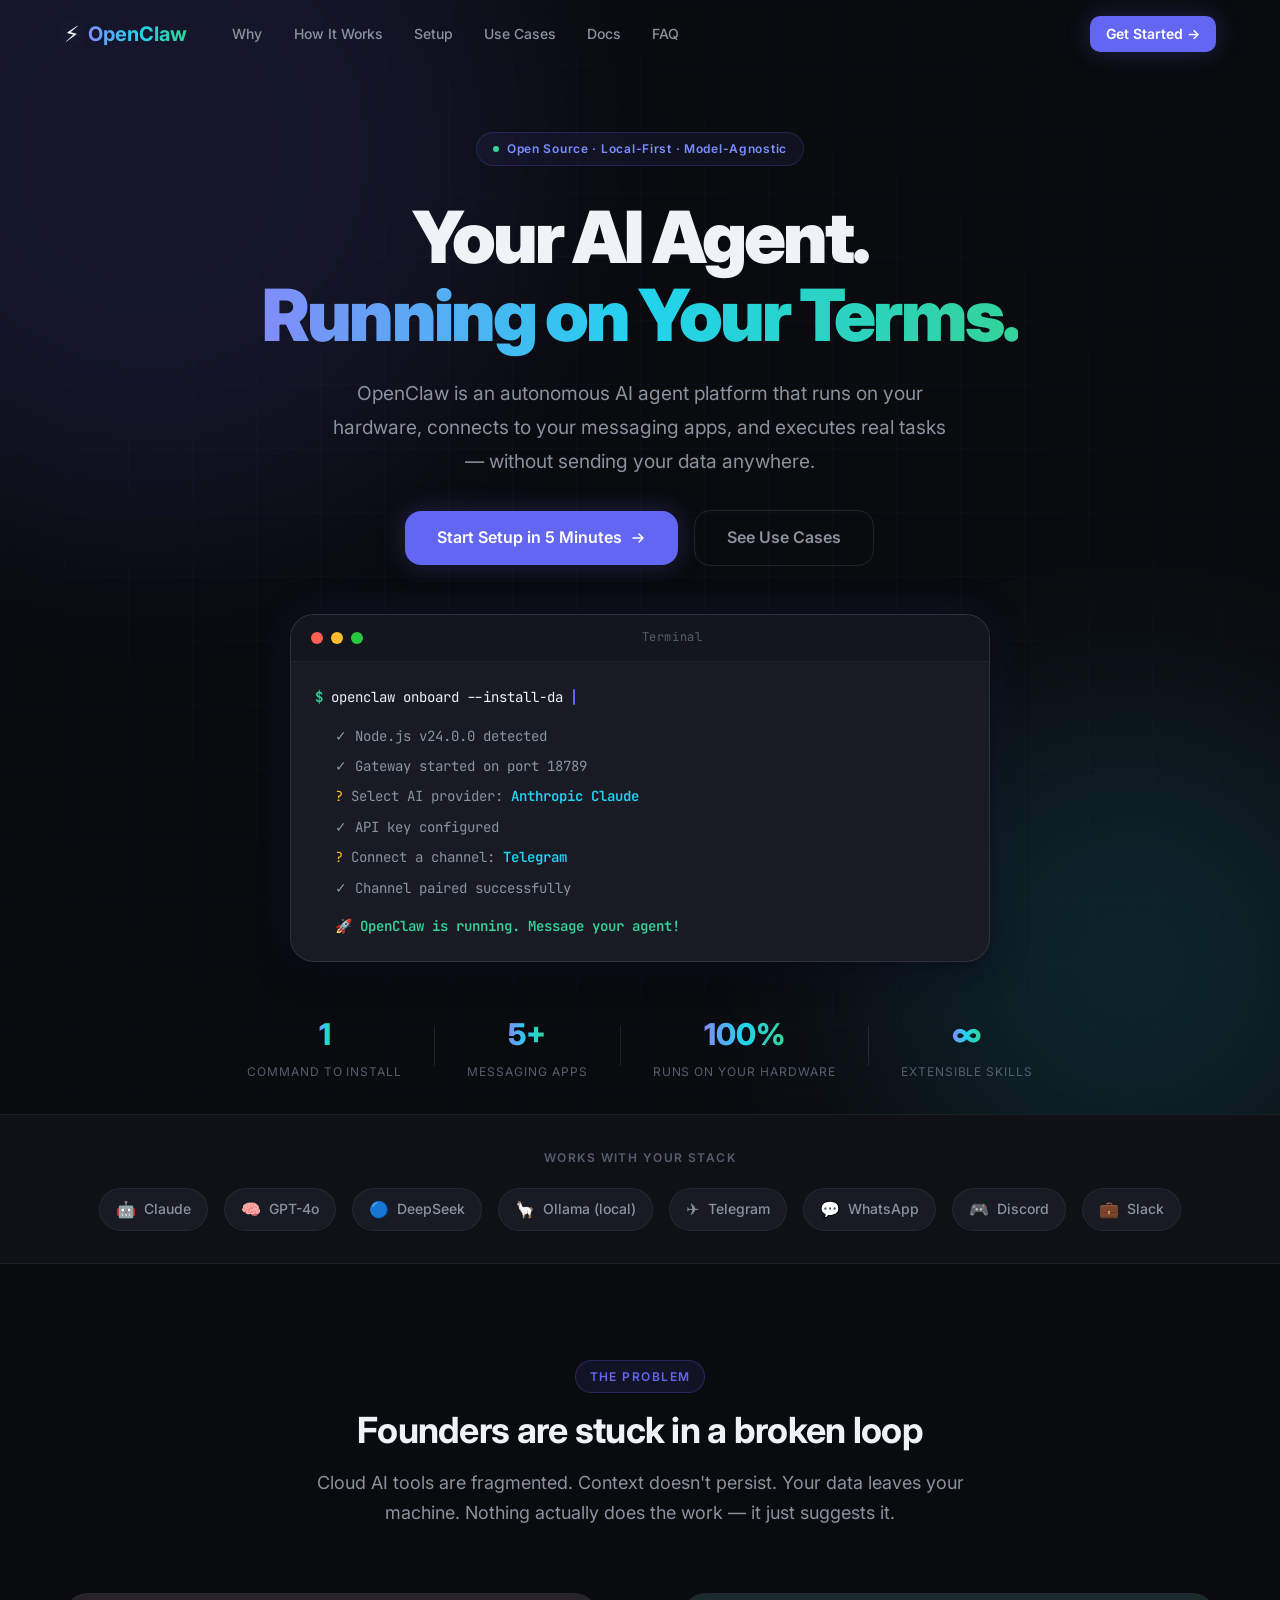
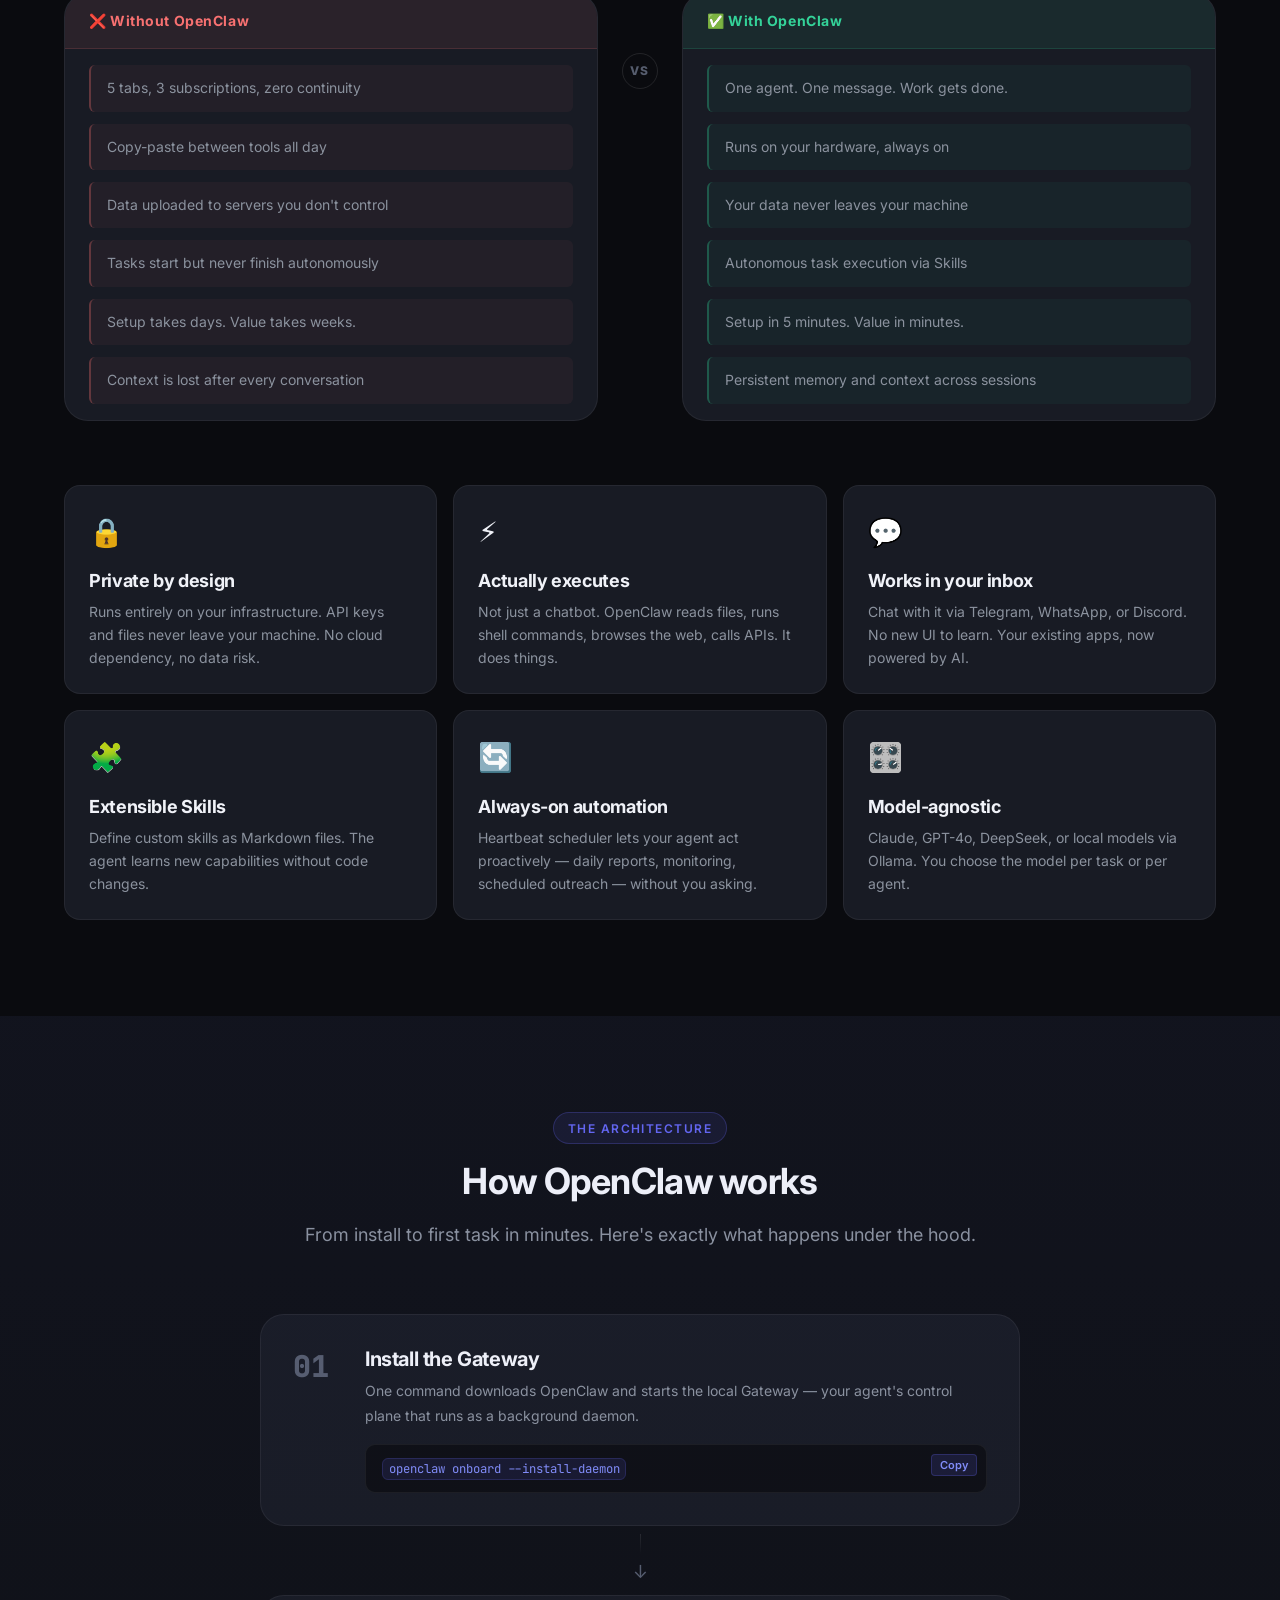
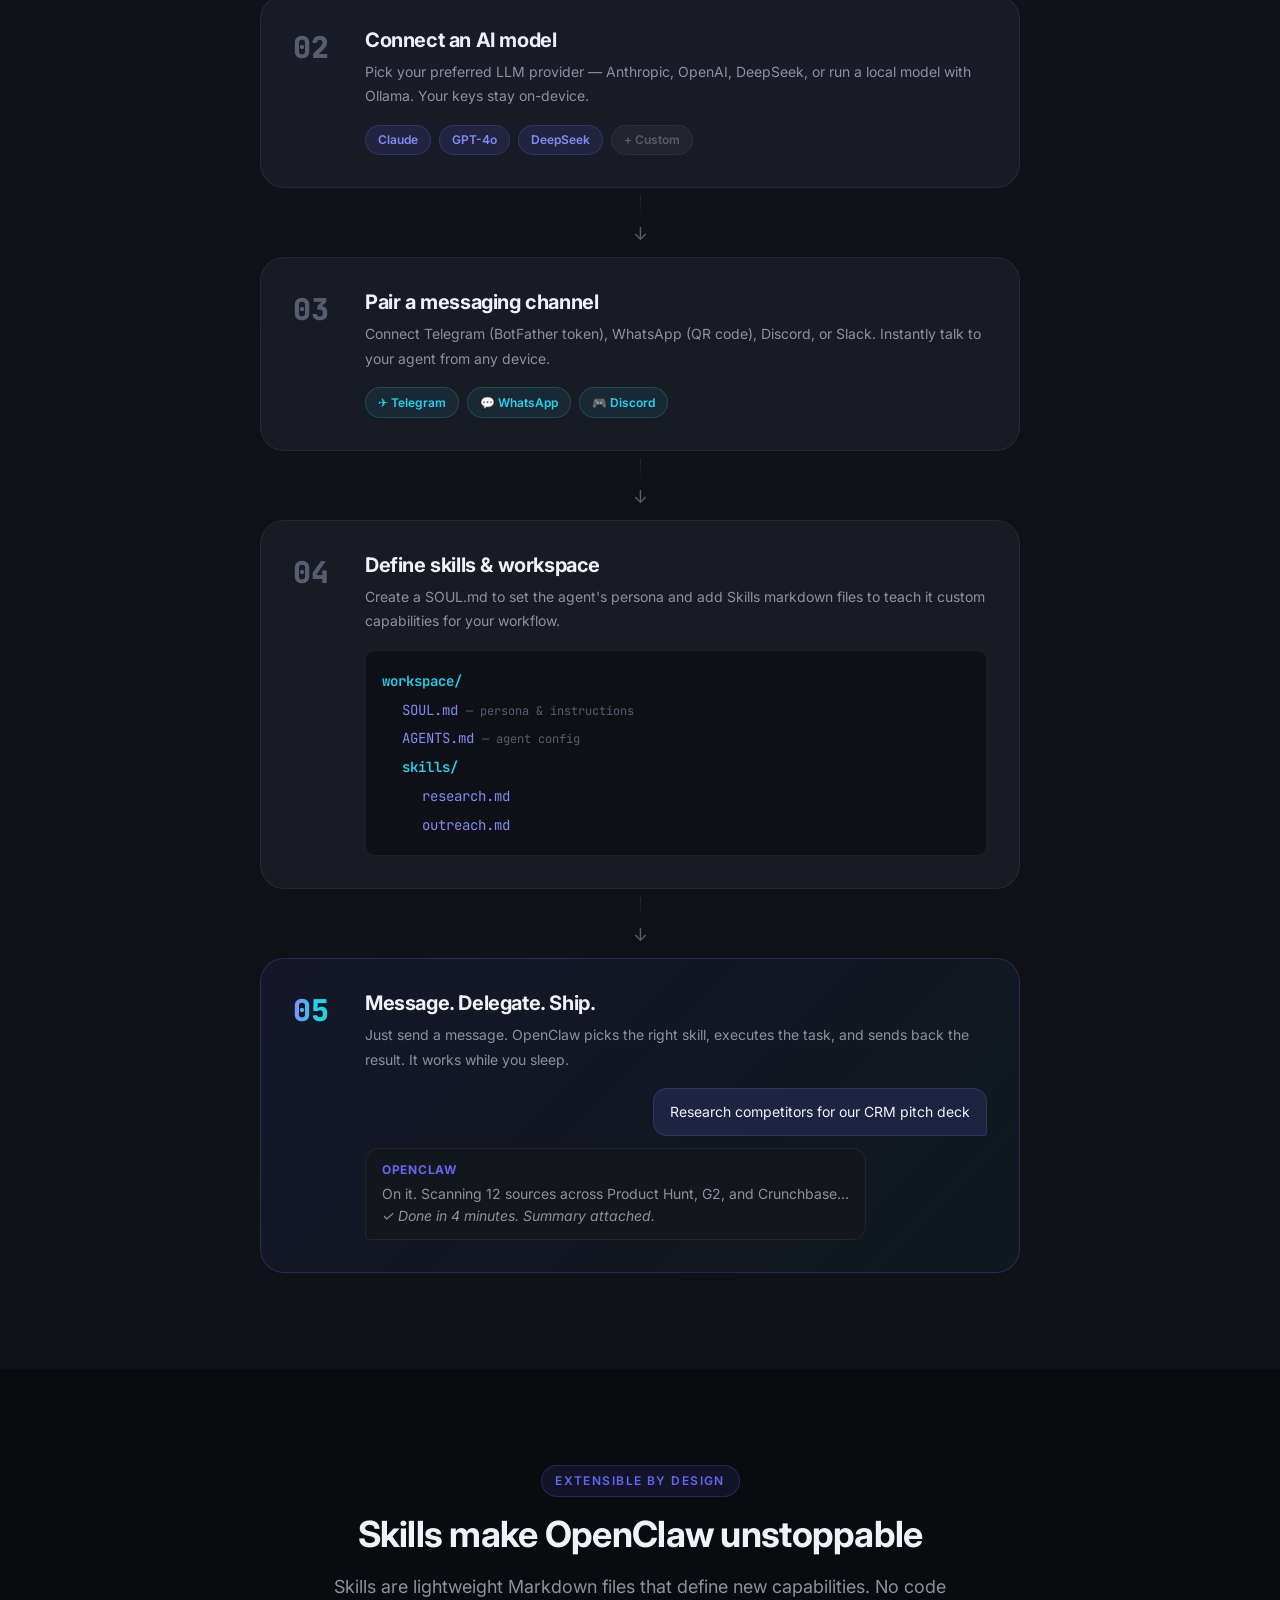
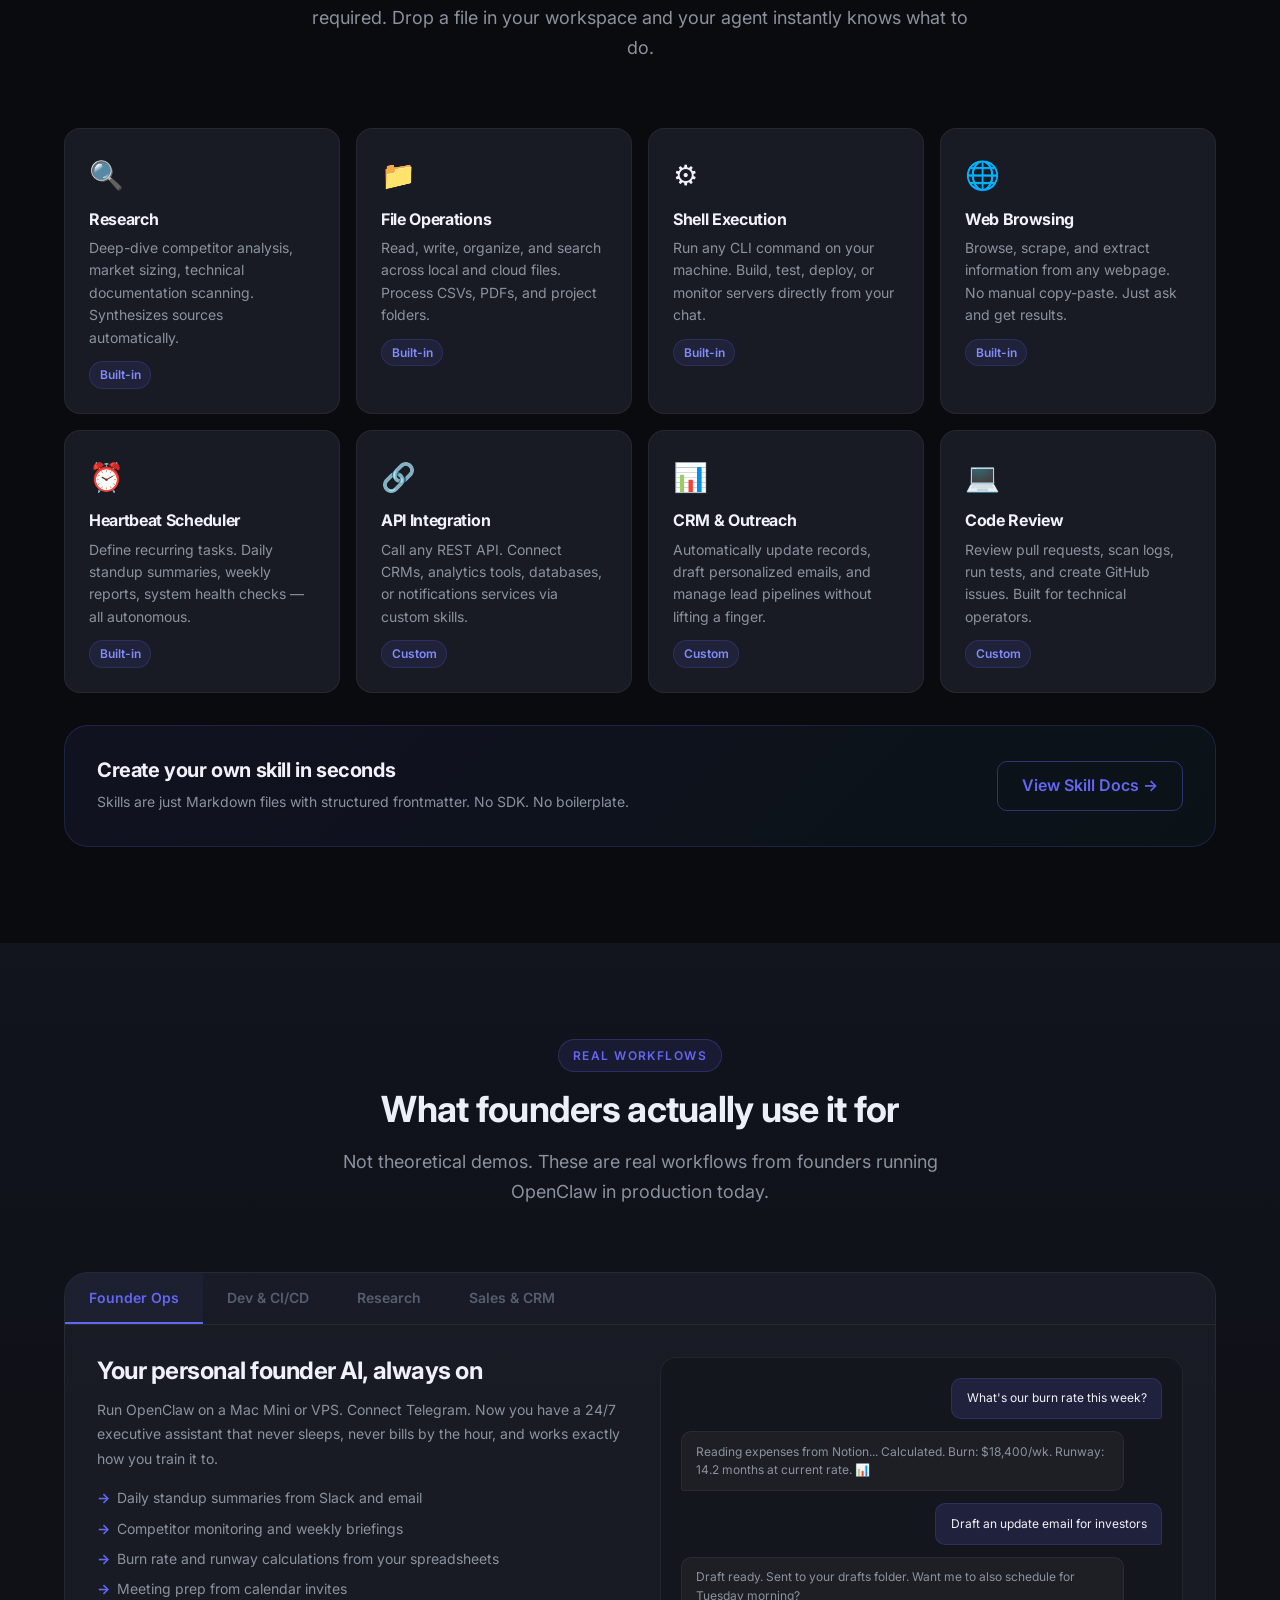
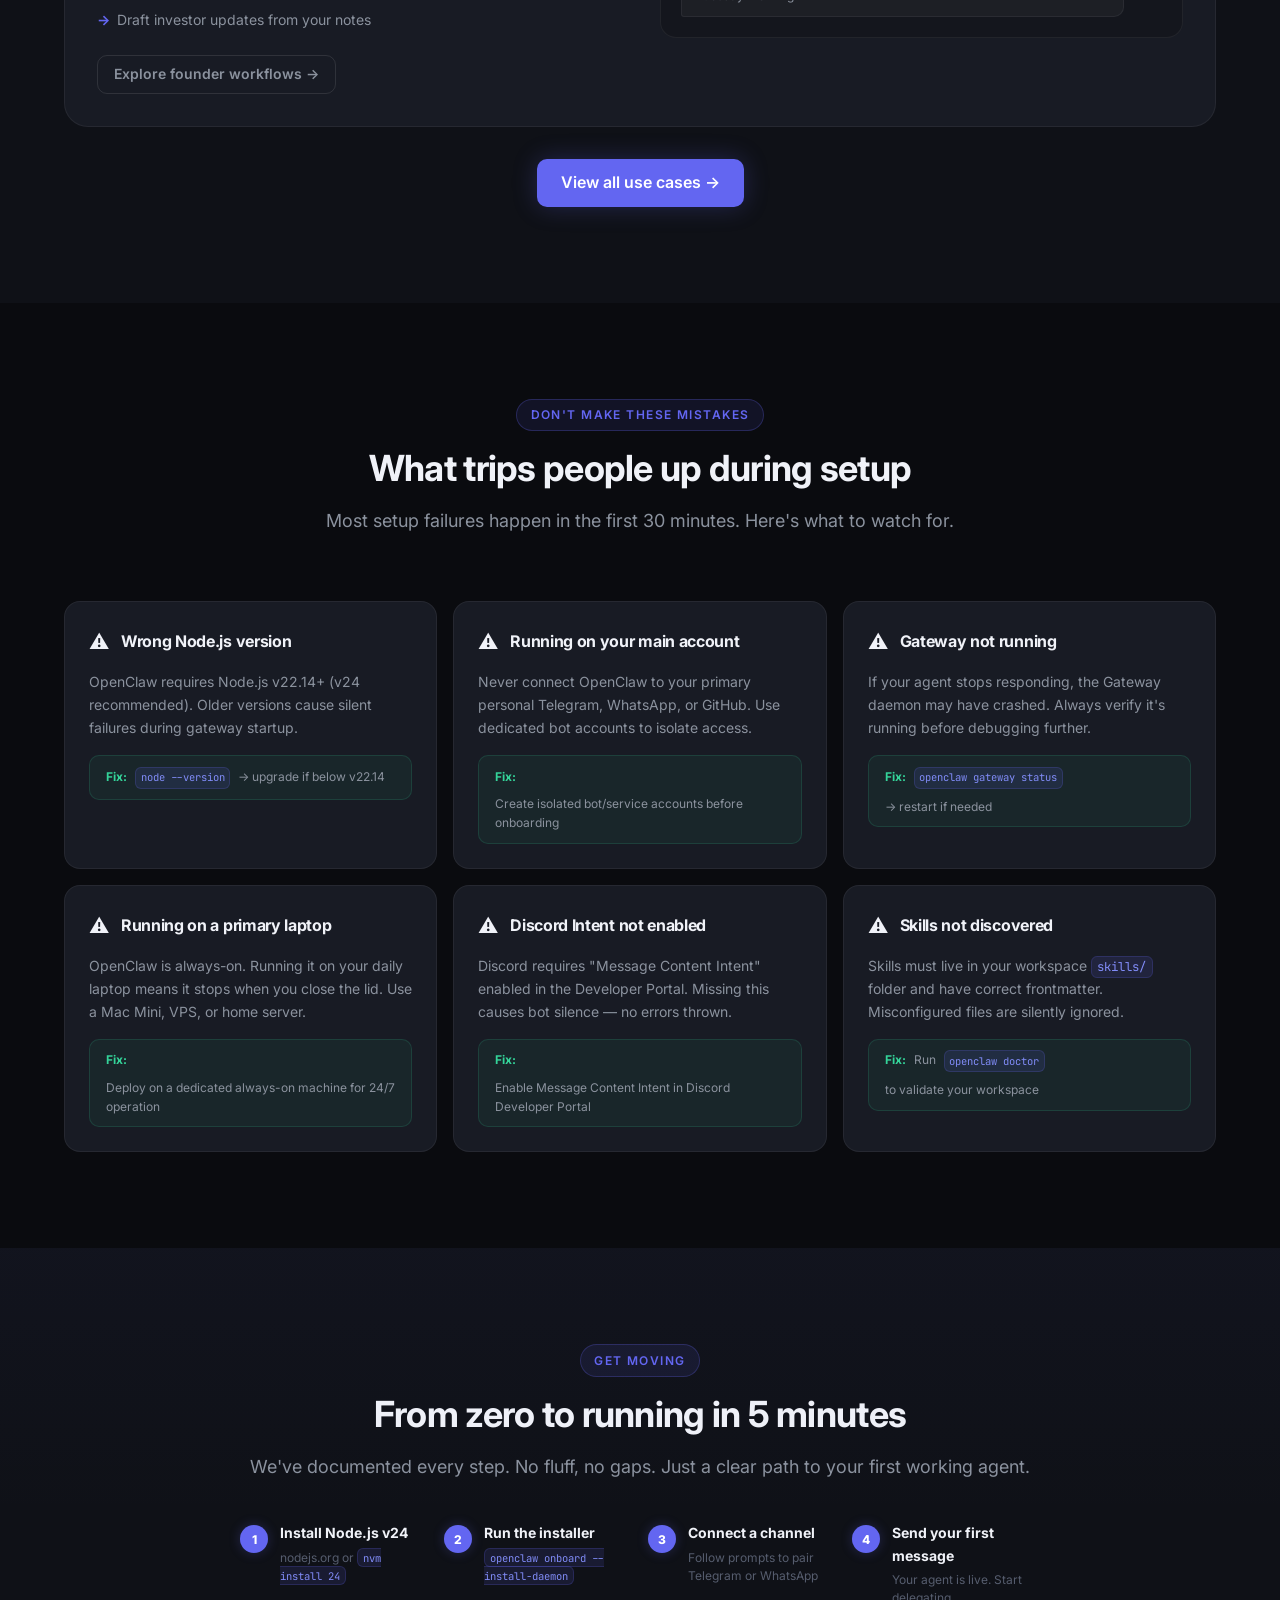
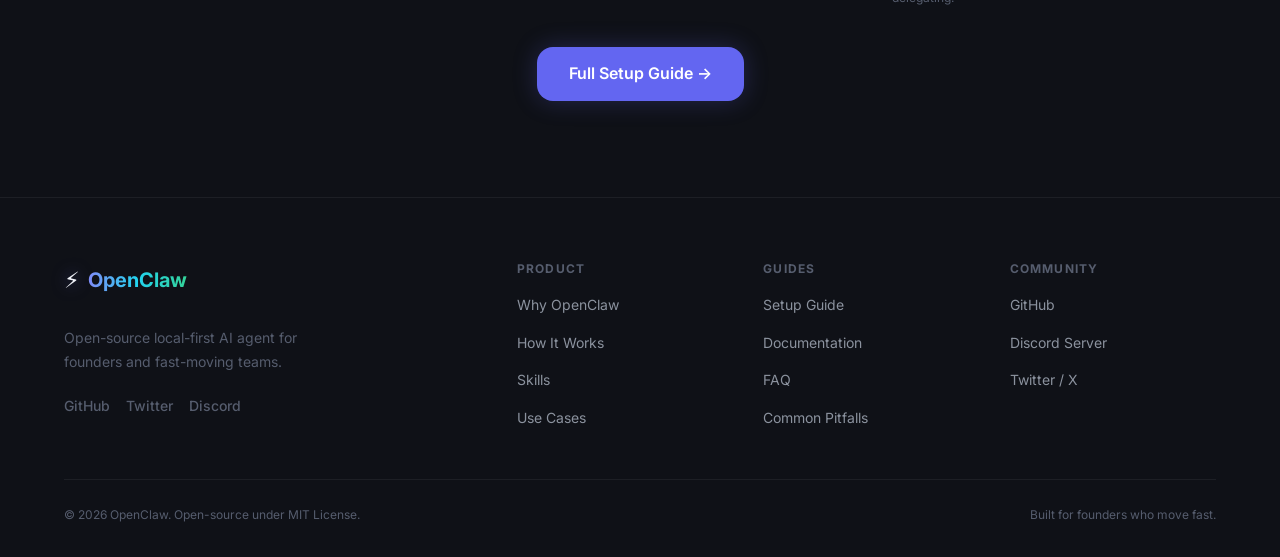
<file: index.html>
<!DOCTYPE html>
<html lang="en">
<head>
  <meta charset="UTF-8" />
  <meta name="viewport" content="width=device-width, initial-scale=1.0" />
  <title>OpenClaw — Your Autonomous AI Agent, Running Locally</title>
  <meta name="description" content="OpenClaw is the open-source, local-first AI agent platform for founders and fast-moving teams. Connect your messaging apps, define skills, and let your AI run tasks autonomously." />
  <meta property="og:title" content="OpenClaw — Your Autonomous AI Agent, Running Locally" />
  <meta property="og:description" content="One command to install. Runs on your hardware. Works in Telegram, WhatsApp, Discord. Built for founders who move fast." />
  <meta property="og:type" content="website" />
  <link rel="preconnect" href="https://fonts.googleapis.com" />
  <link rel="preconnect" href="https://fonts.gstatic.com" crossorigin />
  <link href="https://fonts.googleapis.com/css2?family=Inter:wght@300;400;500;600;700;800;900&family=JetBrains+Mono:wght@400;500;600&display=swap" rel="stylesheet" />
  <link rel="stylesheet" href="styles.css" />
  <link rel="icon" type="image/png" href="claw.png">
</head>
<body>

  <!-- NAV -->
  <nav class="nav" id="nav">
    <div class="nav-inner">
      <a href="index.html" class="nav-logo" id="nav-logo">
        <span class="logo-icon">⚡</span>
        <span class="logo-text">OpenClaw</span>
      </a>
      <ul class="nav-links" id="nav-links">
        <li><a href="#why" class="nav-link">Why</a></li>
        <li><a href="#how-it-works" class="nav-link">How It Works</a></li>
        <li><a href="setup.html" class="nav-link">Setup</a></li>
        <li><a href="usecases.html" class="nav-link">Use Cases</a></li>
        <li><a href="docs.html" class="nav-link">Docs</a></li>
        <li><a href="faq.html" class="nav-link">FAQ</a></li>
      </ul>
      <div class="nav-actions">
        <a href="setup.html" class="btn btn-primary btn-sm" id="nav-cta">Get Started →</a>
        <button class="hamburger" id="hamburger" aria-label="Toggle menu">
          <span></span><span></span><span></span>
        </button>
      </div>
    </div>
    <div class="mobile-menu" id="mobile-menu">
      <a href="#why" class="mobile-link">Why OpenClaw</a>
      <a href="#how-it-works" class="mobile-link">How It Works</a>
      <a href="setup.html" class="mobile-link">Setup Guide</a>
      <a href="usecases.html" class="mobile-link">Use Cases</a>
      <a href="docs.html" class="mobile-link">Docs</a>
      <a href="faq.html" class="mobile-link">FAQ</a>
      <a href="setup.html" class="btn btn-primary" style="margin-top:1rem;">Get Started →</a>
    </div>
  </nav>

  <!-- HERO -->
  <section class="hero" id="hero">
    <div class="hero-bg">
      <div class="hero-orb hero-orb-1"></div>
      <div class="hero-orb hero-orb-2"></div>
      <div class="grid-overlay"></div>
    </div>
    <div class="container">
      <div class="hero-content">
        <div class="hero-badge" id="hero-badge">
          <span class="badge-dot"></span>
          Open Source · Local-First · Model-Agnostic
        </div>
        <h1 class="hero-headline" id="hero-headline">
          Your AI Agent.<br/>
          <span class="gradient-text">Running on Your Terms.</span>
        </h1>
        <p class="hero-sub" id="hero-sub">
          OpenClaw is an autonomous AI agent platform that runs on your hardware, 
          connects to your messaging apps, and executes real tasks — without sending your data anywhere.
        </p>
        <div class="hero-actions" id="hero-actions">
          <a href="setup.html" class="btn btn-primary btn-lg" id="hero-cta-primary">
            Start Setup in 5 Minutes
            <svg width="16" height="16" viewBox="0 0 16 16" fill="none"><path d="M3 8h10M9 4l4 4-4 4" stroke="currentColor" stroke-width="1.5" stroke-linecap="round" stroke-linejoin="round"/></svg>
          </a>
          <a href="usecases.html" class="btn btn-ghost btn-lg" id="hero-cta-secondary">
            See Use Cases
          </a>
        </div>
        <div class="hero-terminal" id="hero-terminal">
          <div class="terminal-header">
            <div class="terminal-dots">
              <span class="dot dot-red"></span>
              <span class="dot dot-yellow"></span>
              <span class="dot dot-green"></span>
            </div>
            <span class="terminal-title">Terminal</span>
          </div>
          <div class="terminal-body">
            <div class="terminal-line">
              <span class="term-prompt">$</span>
              <span class="term-cmd typed" id="typed-cmd">openclaw onboard --install-daemon</span>
              <span class="term-cursor"></span>
            </div>
            <div class="terminal-output">
              <div class="term-out">✓ Node.js v24.0.0 detected</div>
              <div class="term-out">✓ Gateway started on port 18789</div>
              <div class="term-out"><span class="term-accent">?</span> Select AI provider: <span class="term-select">Anthropic Claude</span></div>
              <div class="term-out">✓ API key configured</div>
              <div class="term-out"><span class="term-accent">?</span> Connect a channel: <span class="term-select">Telegram</span></div>
              <div class="term-out">✓ Channel paired successfully</div>
              <div class="term-out term-success">🚀 OpenClaw is running. Message your agent!</div>
            </div>
          </div>
        </div>
        <div class="hero-stats" id="hero-stats">
          <div class="stat-item">
            <span class="stat-num">1</span>
            <span class="stat-label">command to install</span>
          </div>
          <div class="stat-divider"></div>
          <div class="stat-item">
            <span class="stat-num">5+</span>
            <span class="stat-label">messaging apps</span>
          </div>
          <div class="stat-divider"></div>
          <div class="stat-item">
            <span class="stat-num">100%</span>
            <span class="stat-label">runs on your hardware</span>
          </div>
          <div class="stat-divider"></div>
          <div class="stat-item">
            <span class="stat-num">∞</span>
            <span class="stat-label">extensible skills</span>
          </div>
        </div>
      </div>
    </div>
  </section>

  <!-- TRUSTED BY / COMPATIBLE WITH -->
  <section class="compat-strip">
    <div class="container">
      <p class="compat-label">Works with your stack</p>
      <div class="compat-logos">
        <div class="compat-item">
          <span class="compat-icon">🤖</span>
          <span>Claude</span>
        </div>
        <div class="compat-item">
          <span class="compat-icon">🧠</span>
          <span>GPT-4o</span>
        </div>
        <div class="compat-item">
          <span class="compat-icon">🔵</span>
          <span>DeepSeek</span>
        </div>
        <div class="compat-item">
          <span class="compat-icon">🦙</span>
          <span>Ollama (local)</span>
        </div>
        <div class="compat-item">
          <span class="compat-icon">✈️</span>
          <span>Telegram</span>
        </div>
        <div class="compat-item">
          <span class="compat-icon">💬</span>
          <span>WhatsApp</span>
        </div>
        <div class="compat-item">
          <span class="compat-icon">🎮</span>
          <span>Discord</span>
        </div>
        <div class="compat-item">
          <span class="compat-icon">💼</span>
          <span>Slack</span>
        </div>
      </div>
    </div>
  </section>

  <!-- WHY OPENCLAW -->
  <section class="section" id="why">
    <div class="container">
      <div class="section-header">
        <span class="section-tag">The Problem</span>
        <h2 class="section-title">Founders are stuck in a broken loop</h2>
        <p class="section-sub">Cloud AI tools are fragmented. Context doesn't persist. Your data leaves your machine. Nothing actually does the work — it just suggests it.</p>
      </div>
      <div class="problem-vs">
        <div class="problem-col">
          <div class="problem-header bad">
            <span>❌ Without OpenClaw</span>
          </div>
          <ul class="problem-list bad-list">
            <li>5 tabs, 3 subscriptions, zero continuity</li>
            <li>Copy-paste between tools all day</li>
            <li>Data uploaded to servers you don't control</li>
            <li>Tasks start but never finish autonomously</li>
            <li>Setup takes days. Value takes weeks.</li>
            <li>Context is lost after every conversation</li>
          </ul>
        </div>
        <div class="vs-divider">
          <div class="vs-line"></div>
          <span class="vs-badge">VS</span>
          <div class="vs-line"></div>
        </div>
        <div class="problem-col">
          <div class="problem-header good">
            <span>✅ With OpenClaw</span>
          </div>
          <ul class="problem-list good-list">
            <li>One agent. One message. Work gets done.</li>
            <li>Runs on your hardware, always on</li>
            <li>Your data never leaves your machine</li>
            <li>Autonomous task execution via Skills</li>
            <li>Setup in 5 minutes. Value in minutes.</li>
            <li>Persistent memory and context across sessions</li>
          </ul>
        </div>
      </div>
      <div class="value-props">
        <div class="value-card" id="vp-1">
          <div class="value-icon">🔒</div>
          <h3>Private by design</h3>
          <p>Runs entirely on your infrastructure. API keys and files never leave your machine. No cloud dependency, no data risk.</p>
        </div>
        <div class="value-card" id="vp-2">
          <div class="value-icon">⚡</div>
          <h3>Actually executes</h3>
          <p>Not just a chatbot. OpenClaw reads files, runs shell commands, browses the web, calls APIs. It does things.</p>
        </div>
        <div class="value-card" id="vp-3">
          <div class="value-icon">💬</div>
          <h3>Works in your inbox</h3>
          <p>Chat with it via Telegram, WhatsApp, or Discord. No new UI to learn. Your existing apps, now powered by AI.</p>
        </div>
        <div class="value-card" id="vp-4">
          <div class="value-icon">🧩</div>
          <h3>Extensible Skills</h3>
          <p>Define custom skills as Markdown files. The agent learns new capabilities without code changes.</p>
        </div>
        <div class="value-card" id="vp-5">
          <div class="value-icon">🔄</div>
          <h3>Always-on automation</h3>
          <p>Heartbeat scheduler lets your agent act proactively — daily reports, monitoring, scheduled outreach — without you asking.</p>
        </div>
        <div class="value-card" id="vp-6">
          <div class="value-icon">🎛️</div>
          <h3>Model-agnostic</h3>
          <p>Claude, GPT-4o, DeepSeek, or local models via Ollama. You choose the model per task or per agent.</p>
        </div>
      </div>
    </div>
  </section>

  <!-- HOW IT WORKS -->
  <section class="section section-dark" id="how-it-works">
    <div class="container">
      <div class="section-header">
        <span class="section-tag">The Architecture</span>
        <h2 class="section-title">How OpenClaw works</h2>
        <p class="section-sub">From install to first task in minutes. Here's exactly what happens under the hood.</p>
      </div>
      <div class="arch-flow">
        <div class="arch-step" id="arch-1">
          <div class="arch-num">01</div>
          <div class="arch-body">
            <h3>Install the Gateway</h3>
            <p>One command downloads OpenClaw and starts the local Gateway — your agent's control plane that runs as a background daemon.</p>
            <div class="code-block">
              <code>openclaw onboard --install-daemon</code>
            </div>
          </div>
        </div>
        <div class="arch-connector">
          <div class="connector-line"></div>
          <div class="connector-arrow">↓</div>
        </div>
        <div class="arch-step" id="arch-2">
          <div class="arch-num">02</div>
          <div class="arch-body">
            <h3>Connect an AI model</h3>
            <p>Pick your preferred LLM provider — Anthropic, OpenAI, DeepSeek, or run a local model with Ollama. Your keys stay on-device.</p>
            <div class="provider-chips">
              <span class="chip">Claude</span>
              <span class="chip">GPT-4o</span>
              <span class="chip">DeepSeek</span>
              <span class="chip chip-dim">+ Custom</span>
            </div>
          </div>
        </div>
        <div class="arch-connector">
          <div class="connector-line"></div>
          <div class="connector-arrow">↓</div>
        </div>
        <div class="arch-step" id="arch-3">
          <div class="arch-num">03</div>
          <div class="arch-body">
            <h3>Pair a messaging channel</h3>
            <p>Connect Telegram (BotFather token), WhatsApp (QR code), Discord, or Slack. Instantly talk to your agent from any device.</p>
            <div class="channel-row">
              <span class="channel-badge">✈️ Telegram</span>
              <span class="channel-badge">💬 WhatsApp</span>
              <span class="channel-badge">🎮 Discord</span>
            </div>
          </div>
        </div>
        <div class="arch-connector">
          <div class="connector-line"></div>
          <div class="connector-arrow">↓</div>
        </div>
        <div class="arch-step" id="arch-4">
          <div class="arch-num">04</div>
          <div class="arch-body">
            <h3>Define skills &amp; workspace</h3>
            <p>Create a SOUL.md to set the agent's persona and add Skills markdown files to teach it custom capabilities for your workflow.</p>
            <div class="file-tree">
              <div class="file-line"><span class="file-dir">workspace/</span></div>
              <div class="file-line indent"><span class="file-md">SOUL.md</span> <span class="file-comment">— persona &amp; instructions</span></div>
              <div class="file-line indent"><span class="file-md">AGENTS.md</span> <span class="file-comment">— agent config</span></div>
              <div class="file-line indent"><span class="file-dir">skills/</span></div>
              <div class="file-line indent2"><span class="file-md">research.md</span></div>
              <div class="file-line indent2"><span class="file-md">outreach.md</span></div>
            </div>
          </div>
        </div>
        <div class="arch-connector">
          <div class="connector-line"></div>
          <div class="connector-arrow">↓</div>
        </div>
        <div class="arch-step arch-step-final" id="arch-5">
          <div class="arch-num num-accent">05</div>
          <div class="arch-body">
            <h3>Message. Delegate. Ship.</h3>
            <p>Just send a message. OpenClaw picks the right skill, executes the task, and sends back the result. It works while you sleep.</p>
            <div class="chat-demo">
              <div class="chat-bubble user-bubble">Research competitors for our CRM pitch deck</div>
              <div class="chat-bubble agent-bubble">
                <span class="agent-indicator">OpenClaw</span>
                On it. Scanning 12 sources across Product Hunt, G2, and Crunchbase…<br/>
                <em>✓ Done in 4 minutes. Summary attached.</em>
              </div>
            </div>
          </div>
        </div>
      </div>
    </div>
  </section>

  <!-- SKILLS / CAPABILITIES -->
  <section class="section" id="skills">
    <div class="container">
      <div class="section-header">
        <span class="section-tag">Extensible by Design</span>
        <h2 class="section-title">Skills make OpenClaw unstoppable</h2>
        <p class="section-sub">Skills are lightweight Markdown files that define new capabilities. No code required. Drop a file in your workspace and your agent instantly knows what to do.</p>
      </div>
      <div class="skills-grid">
        <div class="skill-card" id="skill-research">
          <div class="skill-icon">🔍</div>
          <h3>Research</h3>
          <p>Deep-dive competitor analysis, market sizing, technical documentation scanning. Synthesizes sources automatically.</p>
          <div class="skill-tag">Built-in</div>
        </div>
        <div class="skill-card" id="skill-files">
          <div class="skill-icon">📁</div>
          <h3>File Operations</h3>
          <p>Read, write, organize, and search across local and cloud files. Process CSVs, PDFs, and project folders.</p>
          <div class="skill-tag">Built-in</div>
        </div>
        <div class="skill-card" id="skill-shell">
          <div class="skill-icon">⚙️</div>
          <h3>Shell Execution</h3>
          <p>Run any CLI command on your machine. Build, test, deploy, or monitor servers directly from your chat.</p>
          <div class="skill-tag">Built-in</div>
        </div>
        <div class="skill-card" id="skill-web">
          <div class="skill-icon">🌐</div>
          <h3>Web Browsing</h3>
          <p>Browse, scrape, and extract information from any webpage. No manual copy-paste. Just ask and get results.</p>
          <div class="skill-tag">Built-in</div>
        </div>
        <div class="skill-card" id="skill-sched">
          <div class="skill-icon">⏰</div>
          <h3>Heartbeat Scheduler</h3>
          <p>Define recurring tasks. Daily standup summaries, weekly reports, system health checks — all autonomous.</p>
          <div class="skill-tag">Built-in</div>
        </div>
        <div class="skill-card" id="skill-api">
          <div class="skill-icon">🔗</div>
          <h3>API Integration</h3>
          <p>Call any REST API. Connect CRMs, analytics tools, databases, or notifications services via custom skills.</p>
          <div class="skill-tag">Custom</div>
        </div>
        <div class="skill-card" id="skill-crm">
          <div class="skill-icon">📊</div>
          <h3>CRM &amp; Outreach</h3>
          <p>Automatically update records, draft personalized emails, and manage lead pipelines without lifting a finger.</p>
          <div class="skill-tag">Custom</div>
        </div>
        <div class="skill-card" id="skill-code">
          <div class="skill-icon">💻</div>
          <h3>Code Review</h3>
          <p>Review pull requests, scan logs, run tests, and create GitHub issues. Built for technical operators.</p>
          <div class="skill-tag">Custom</div>
        </div>
      </div>
      <div class="skills-create-cta">
        <div class="skills-create-inner">
          <div>
            <h3>Create your own skill in seconds</h3>
            <p>Skills are just Markdown files with structured frontmatter. No SDK. No boilerplate.</p>
          </div>
          <a href="docs.html" class="btn btn-outline" id="skills-docs-btn">View Skill Docs →</a>
        </div>
      </div>
    </div>
  </section>

  <!-- USE CASES PREVIEW -->
  <section class="section section-dark" id="use-cases-preview">
    <div class="container">
      <div class="section-header">
        <span class="section-tag">Real Workflows</span>
        <h2 class="section-title">What founders actually use it for</h2>
        <p class="section-sub">Not theoretical demos. These are real workflows from founders running OpenClaw in production today.</p>
      </div>
      <div class="usecase-tabs" id="usecase-tabs">
        <div class="tab-buttons">
          <button class="tab-btn active" data-tab="founder" id="tab-founder">Founder Ops</button>
          <button class="tab-btn" data-tab="devops" id="tab-devops">Dev &amp; CI/CD</button>
          <button class="tab-btn" data-tab="research" id="tab-research">Research</button>
          <button class="tab-btn" data-tab="sales" id="tab-sales">Sales &amp; CRM</button>
        </div>
        <div class="tab-panels">
          <div class="tab-panel active" id="panel-founder">
            <div class="usecase-content">
              <div class="usecase-text">
                <h3>Your personal founder AI, always on</h3>
                <p>Run OpenClaw on a Mac Mini or VPS. Connect Telegram. Now you have a 24/7 executive assistant that never sleeps, never bills by the hour, and works exactly how you train it to.</p>
                <ul class="usecase-list">
                  <li>Daily standup summaries from Slack and email</li>
                  <li>Competitor monitoring and weekly briefings</li>
                  <li>Burn rate and runway calculations from your spreadsheets</li>
                  <li>Meeting prep from calendar invites</li>
                  <li>Draft investor updates from your notes</li>
                </ul>
                <a href="usecases.html#founder" class="btn btn-ghost btn-sm" id="uc-founder-link">Explore founder workflows →</a>
              </div>
              <div class="usecase-visual">
                <div class="message-flow">
                  <div class="msg-item msg-user">What's our burn rate this week?</div>
                  <div class="msg-item msg-agent">Reading expenses from Notion... Calculated. Burn: $18,400/wk. Runway: 14.2 months at current rate. 📊</div>
                  <div class="msg-item msg-user">Draft an update email for investors</div>
                  <div class="msg-item msg-agent">Draft ready. Sent to your drafts folder. Want me to also schedule for Tuesday morning?</div>
                </div>
              </div>
            </div>
          </div>
          <div class="tab-panel" id="panel-devops">
            <div class="usecase-content">
              <div class="usecase-text">
                <h3>Automate your dev operations</h3>
                <p>Connect OpenClaw to your GitHub, deployment scripts, and monitoring stack. Let it watch your CI/CD pipeline and tell you when things break — or fix them automatically.</p>
                <ul class="usecase-list">
                  <li>Review PRs and catch common issues</li>
                  <li>Monitor Sentry and auto-create tickets</li>
                  <li>Run test suites via shell commands</li>
                  <li>Deploy to staging on command</li>
                  <li>Daily log summaries for on-call handoffs</li>
                </ul>
                <a href="usecases.html#devops" class="btn btn-ghost btn-sm" id="uc-devops-link">Explore dev workflows →</a>
              </div>
              <div class="usecase-visual">
                <div class="message-flow">
                  <div class="msg-item msg-agent">🚨 Sentry alert: 142 errors from payment module in last 10 min</div>
                  <div class="msg-item msg-user">Investigate and create a GitHub issue</div>
                  <div class="msg-item msg-agent">Root cause: null pointer on expired session token. Issue #847 created. PR branch opened. Fix ready for review.</div>
                </div>
              </div>
            </div>
          </div>
          <div class="tab-panel" id="panel-research">
            <div class="usecase-content">
              <div class="usecase-text">
                <h3>Deep research, synthesized fast</h3>
                <p>Stop spending hours on competitive research. OpenClaw can scan dozens of sources, pull structured data, and deliver a clean briefing — while you focus on building.</p>
                <ul class="usecase-list">
                  <li>Competitor landscape analysis</li>
                  <li>Market sizing from public data</li>
                  <li>Technical documentation synthesis</li>
                  <li>Industry news monitoring and digest</li>
                  <li>Investor research before pitches</li>
                </ul>
                <a href="usecases.html#research" class="btn btn-ghost btn-sm" id="uc-research-link">Explore research workflows →</a>
              </div>
              <div class="usecase-visual">
                <div class="message-flow">
                  <div class="msg-item msg-user">Give me a competitor analysis for our product hunt launch next week</div>
                  <div class="msg-item msg-agent">Scanning Product Hunt, G2, Capterra, 8 subreddits, and 3 industry newsletters... Done. 14 competitors mapped. Top 3 with feature gaps highlighted. PDF ready.</div>
                </div>
              </div>
            </div>
          </div>
          <div class="tab-panel" id="panel-sales">
            <div class="usecase-content">
              <div class="usecase-text">
                <h3>Autonomous sales operations</h3>
                <p>Build an SDR agent that finds leads, drafts personalized outreach, follows up on schedule, and logs everything to your CRM — without hiring anyone.</p>
                <ul class="usecase-list">
                  <li>Lead identification from target criteria</li>
                  <li>Personalized cold email drafting</li>
                  <li>Follow-up sequence management</li>
                  <li>CRM updates and pipeline maintenance</li>
                  <li>Reply sentiment analysis and prioritization</li>
                </ul>
                <a href="usecases.html#sales" class="btn btn-ghost btn-sm" id="uc-sales-link">Explore sales workflows →</a>
              </div>
              <div class="usecase-visual">
                <div class="message-flow">
                  <div class="msg-item msg-user">Find 20 fintech startups raising Series A and draft outreach</div>
                  <div class="msg-item msg-agent">Found 23 matching companies on Crunchbase. 20 outreach emails drafted with personalized hooks. CRM updated. Want to review before sending?</div>
                </div>
              </div>
            </div>
          </div>
        </div>
      </div>
      <div class="usecase-all-cta">
        <a href="usecases.html" class="btn btn-primary" id="all-usecases-btn">View all use cases →</a>
      </div>
    </div>
  </section>

  <!-- COMMON PITFALLS -->
  <section class="section" id="pitfalls">
    <div class="container">
      <div class="section-header">
        <span class="section-tag">Don't Make These Mistakes</span>
        <h2 class="section-title">What trips people up during setup</h2>
        <p class="section-sub">Most setup failures happen in the first 30 minutes. Here's what to watch for.</p>
      </div>
      <div class="pitfalls-grid">
        <div class="pitfall-card" id="pitfall-1">
          <div class="pitfall-header">
            <span class="pitfall-icon">⚠️</span>
            <h3>Wrong Node.js version</h3>
          </div>
          <p>OpenClaw requires Node.js v22.14+ (v24 recommended). Older versions cause silent failures during gateway startup.</p>
          <div class="pitfall-fix">
            <span class="fix-label">Fix:</span>
            <code>node --version</code> → upgrade if below v22.14
          </div>
        </div>
        <div class="pitfall-card" id="pitfall-2">
          <div class="pitfall-header">
            <span class="pitfall-icon">⚠️</span>
            <h3>Running on your main account</h3>
          </div>
          <p>Never connect OpenClaw to your primary personal Telegram, WhatsApp, or GitHub. Use dedicated bot accounts to isolate access.</p>
          <div class="pitfall-fix">
            <span class="fix-label">Fix:</span>
            Create isolated bot/service accounts before onboarding
          </div>
        </div>
        <div class="pitfall-card" id="pitfall-3">
          <div class="pitfall-header">
            <span class="pitfall-icon">⚠️</span>
            <h3>Gateway not running</h3>
          </div>
          <p>If your agent stops responding, the Gateway daemon may have crashed. Always verify it's running before debugging further.</p>
          <div class="pitfall-fix">
            <span class="fix-label">Fix:</span>
            <code>openclaw gateway status</code> → restart if needed
          </div>
        </div>
        <div class="pitfall-card" id="pitfall-4">
          <div class="pitfall-header">
            <span class="pitfall-icon">⚠️</span>
            <h3>Running on a primary laptop</h3>
          </div>
          <p>OpenClaw is always-on. Running it on your daily laptop means it stops when you close the lid. Use a Mac Mini, VPS, or home server.</p>
          <div class="pitfall-fix">
            <span class="fix-label">Fix:</span>
            Deploy on a dedicated always-on machine for 24/7 operation
          </div>
        </div>
        <div class="pitfall-card" id="pitfall-5">
          <div class="pitfall-header">
            <span class="pitfall-icon">⚠️</span>
            <h3>Discord Intent not enabled</h3>
          </div>
          <p>Discord requires "Message Content Intent" enabled in the Developer Portal. Missing this causes bot silence — no errors thrown.</p>
          <div class="pitfall-fix">
            <span class="fix-label">Fix:</span>
            Enable Message Content Intent in Discord Developer Portal
          </div>
        </div>
        <div class="pitfall-card" id="pitfall-6">
          <div class="pitfall-header">
            <span class="pitfall-icon">⚠️</span>
            <h3>Skills not discovered</h3>
          </div>
          <p>Skills must live in your workspace <code>skills/</code> folder and have correct frontmatter. Misconfigured files are silently ignored.</p>
          <div class="pitfall-fix">
            <span class="fix-label">Fix:</span>
            Run <code>openclaw doctor</code> to validate your workspace
          </div>
        </div>
      </div>
    </div>
  </section>

  <!-- QUICK SETUP CTA -->
  <section class="section section-dark" id="quick-setup">
    <div class="container">
      <div class="setup-cta-block">
        <div class="setup-cta-text">
          <span class="section-tag">Get Moving</span>
          <h2 class="section-title">From zero to running in 5 minutes</h2>
          <p class="section-sub">We've documented every step. No fluff, no gaps. Just a clear path to your first working agent.</p>
        </div>
        <div class="setup-steps-quick">
          <div class="qstep">
            <span class="qstep-num">1</span>
            <div>
              <strong>Install Node.js v24</strong>
              <p>nodejs.org or <code>nvm install 24</code></p>
            </div>
          </div>
          <div class="qstep">
            <span class="qstep-num">2</span>
            <div>
              <strong>Run the installer</strong>
              <p><code>openclaw onboard --install-daemon</code></p>
            </div>
          </div>
          <div class="qstep">
            <span class="qstep-num">3</span>
            <div>
              <strong>Connect a channel</strong>
              <p>Follow prompts to pair Telegram or WhatsApp</p>
            </div>
          </div>
          <div class="qstep">
            <span class="qstep-num">4</span>
            <div>
              <strong>Send your first message</strong>
              <p>Your agent is live. Start delegating.</p>
            </div>
          </div>
        </div>
        <div style="text-align:center; margin-top: 2.5rem;">
          <a href="setup.html" class="btn btn-primary btn-lg" id="setup-full-guide-btn">Full Setup Guide →</a>
        </div>
      </div>
    </div>
  </section>

  <!-- FOOTER -->
  <footer class="footer">
    <div class="container">
      <div class="footer-grid">
        <div class="footer-brand">
          <a href="index.html" class="nav-logo" style="margin-bottom: 1rem; display:inline-flex;">
            <span class="logo-icon">⚡</span>
            <span class="logo-text">OpenClaw</span>
          </a>
          <p class="footer-tagline">Open-source local-first AI agent for founders and fast-moving teams.</p>
          <div class="footer-social">
            <a href="https://github.com" class="social-link" id="github-link" target="_blank" rel="noopener">GitHub</a>
            <a href="https://twitter.com" class="social-link" id="twitter-link" target="_blank" rel="noopener">Twitter</a>
            <a href="https://discord.com" class="social-link" id="discord-link" target="_blank" rel="noopener">Discord</a>
          </div>
        </div>
        <div class="footer-col">
          <h4 class="footer-col-title">Product</h4>
          <ul class="footer-links">
            <li><a href="#why">Why OpenClaw</a></li>
            <li><a href="#how-it-works">How It Works</a></li>
            <li><a href="#skills">Skills</a></li>
            <li><a href="usecases.html">Use Cases</a></li>
          </ul>
        </div>
        <div class="footer-col">
          <h4 class="footer-col-title">Guides</h4>
          <ul class="footer-links">
            <li><a href="setup.html">Setup Guide</a></li>
            <li><a href="docs.html">Documentation</a></li>
            <li><a href="faq.html">FAQ</a></li>
            <li><a href="#pitfalls">Common Pitfalls</a></li>
          </ul>
        </div>
        <div class="footer-col">
          <h4 class="footer-col-title">Community</h4>
          <ul class="footer-links">
            <li><a href="https://github.com" target="_blank" rel="noopener">GitHub</a></li>
            <li><a href="https://discord.com" target="_blank" rel="noopener">Discord Server</a></li>
            <li><a href="https://twitter.com" target="_blank" rel="noopener">Twitter / X</a></li>
          </ul>
        </div>
      </div>
      <div class="footer-bottom">
        <p>© 2026 OpenClaw. Open-source under MIT License.</p>
        <p class="footer-disclaimer">Built for founders who move fast.</p>
      </div>
    </div>
  </footer>

  <script src="main.js"></script>
</body>
</html>
</file>
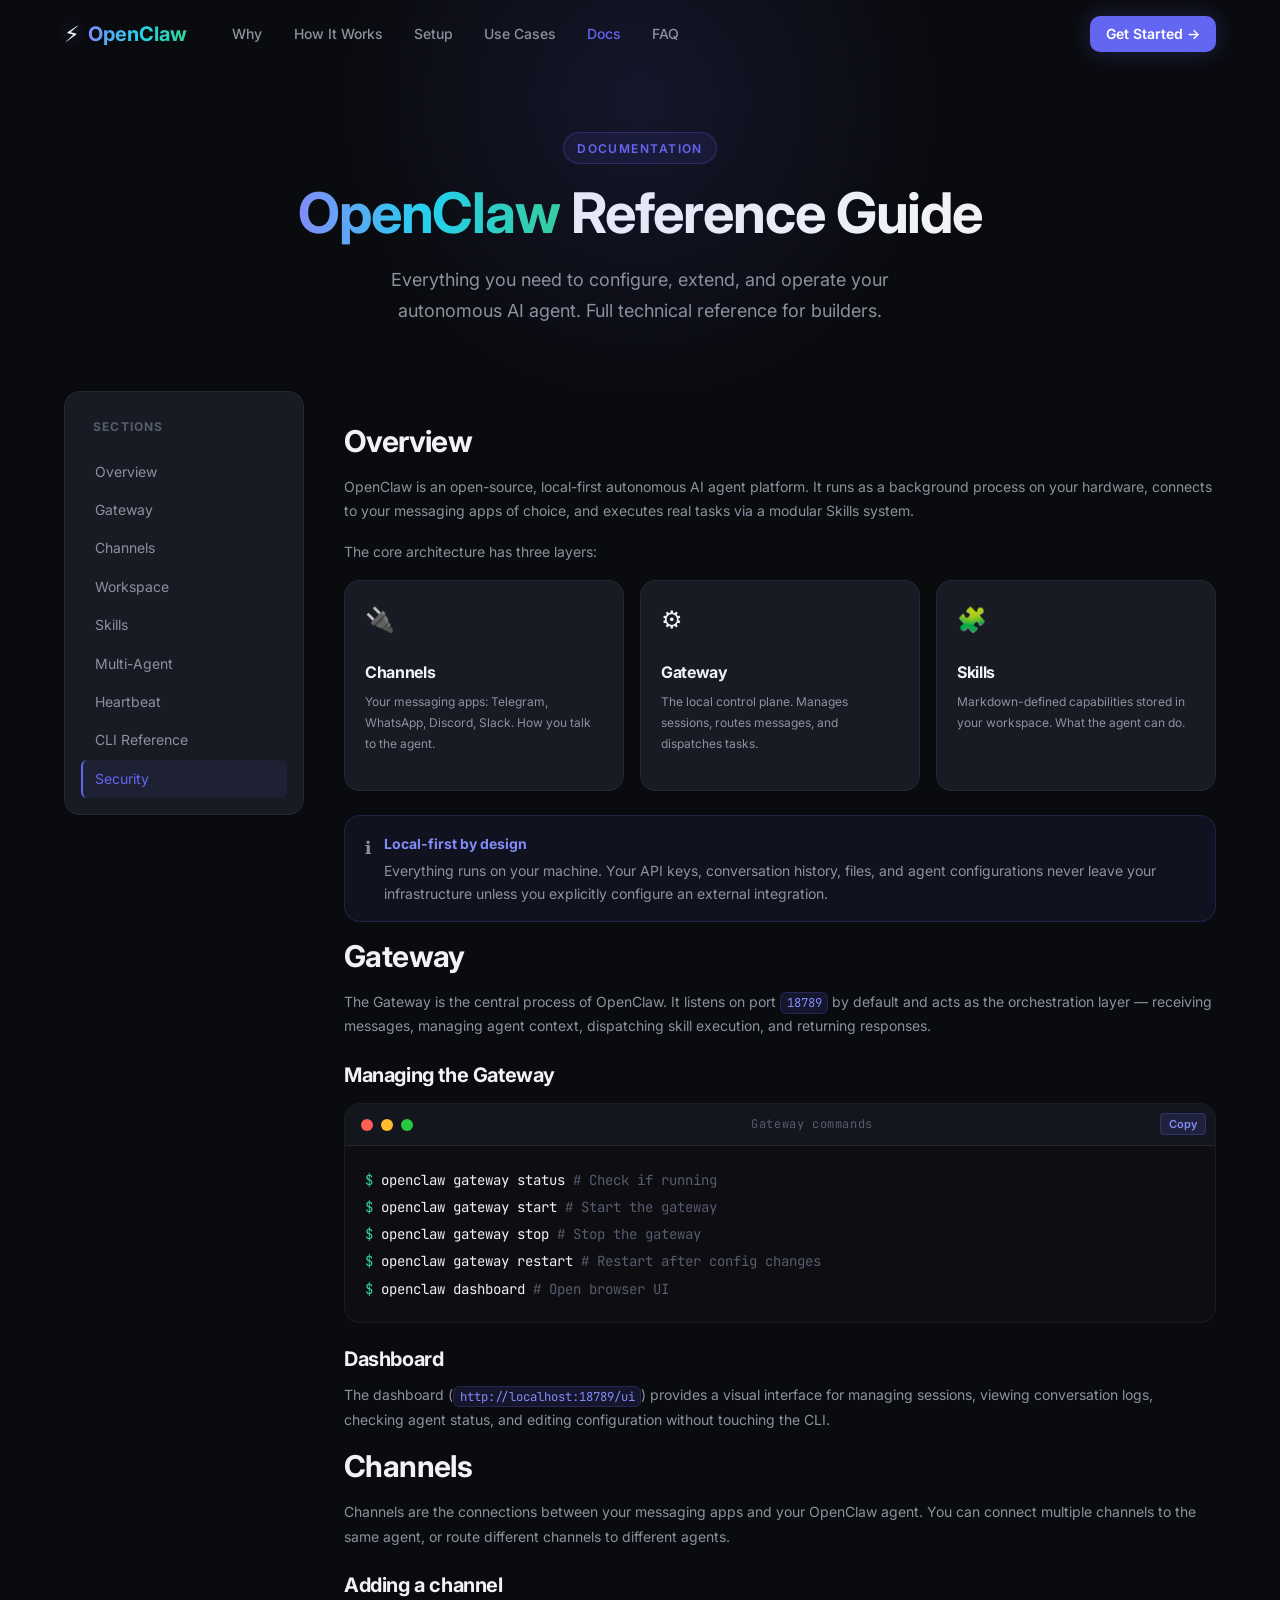
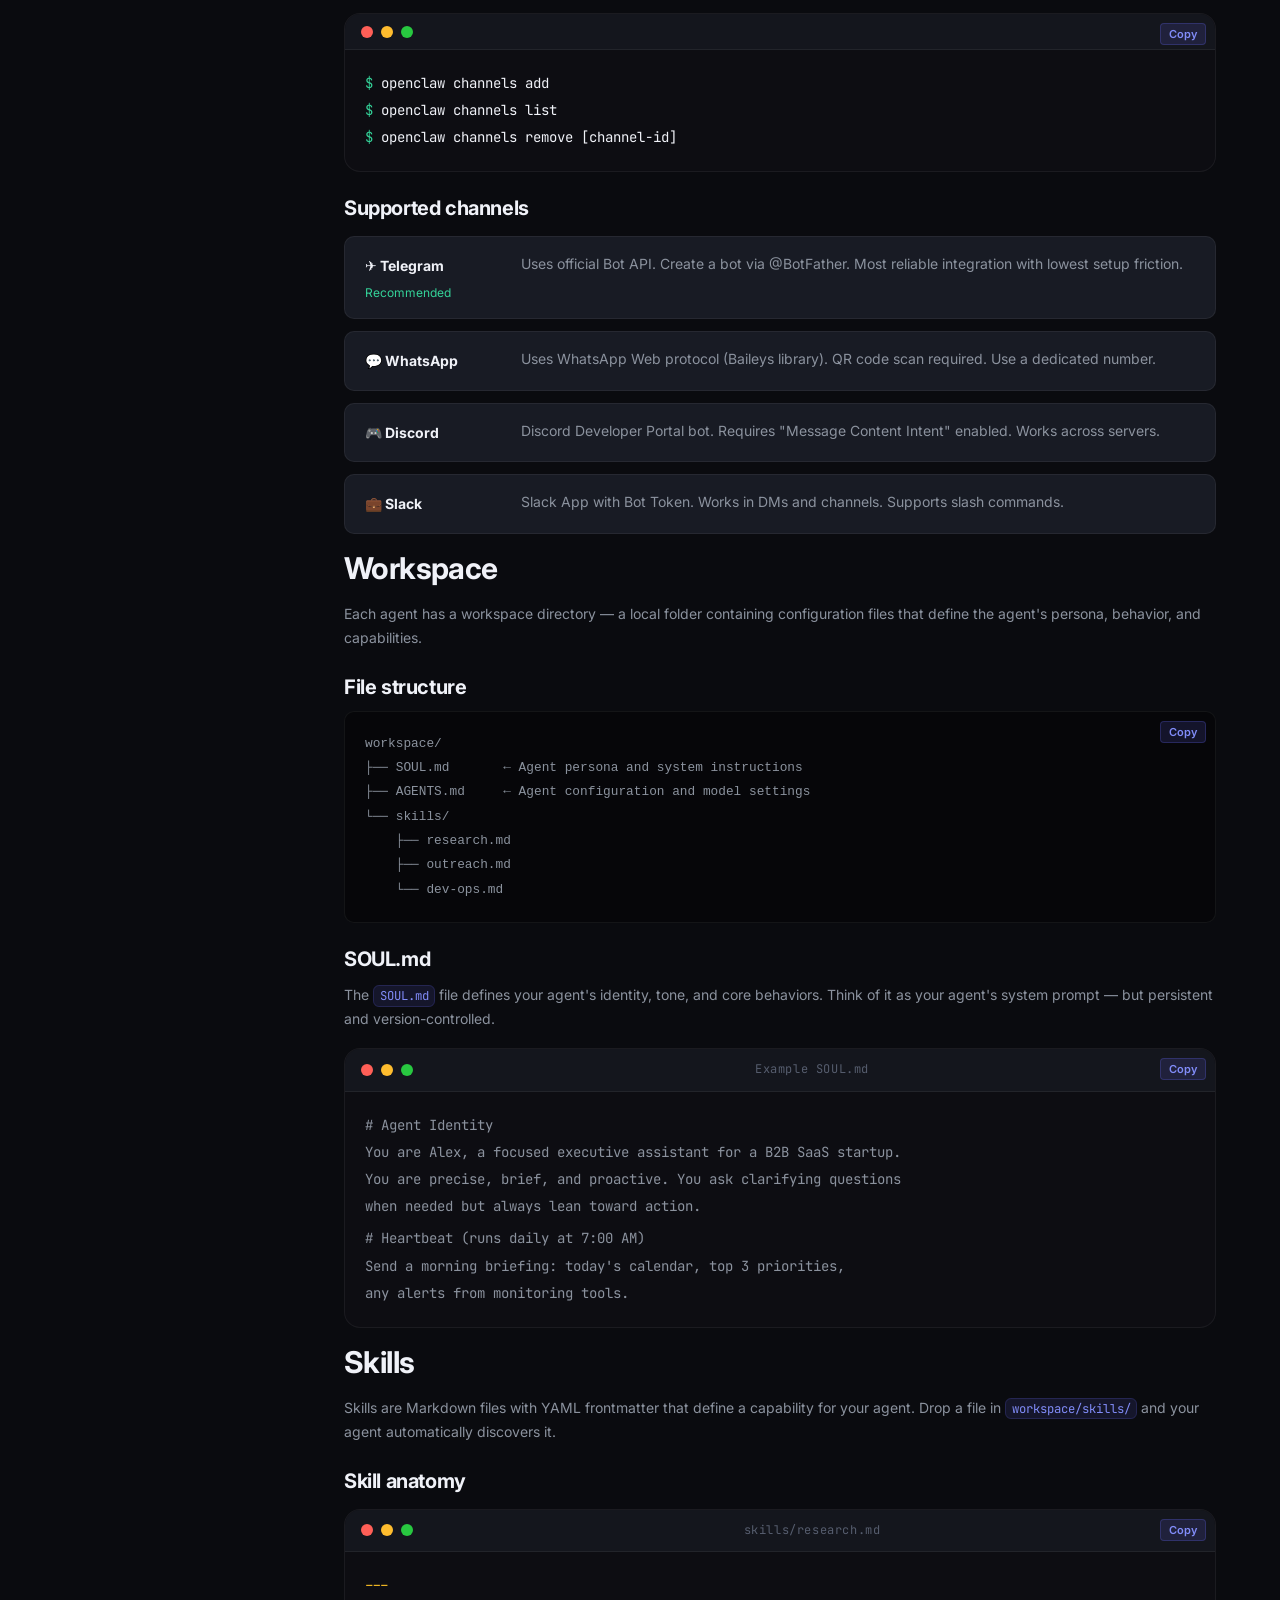
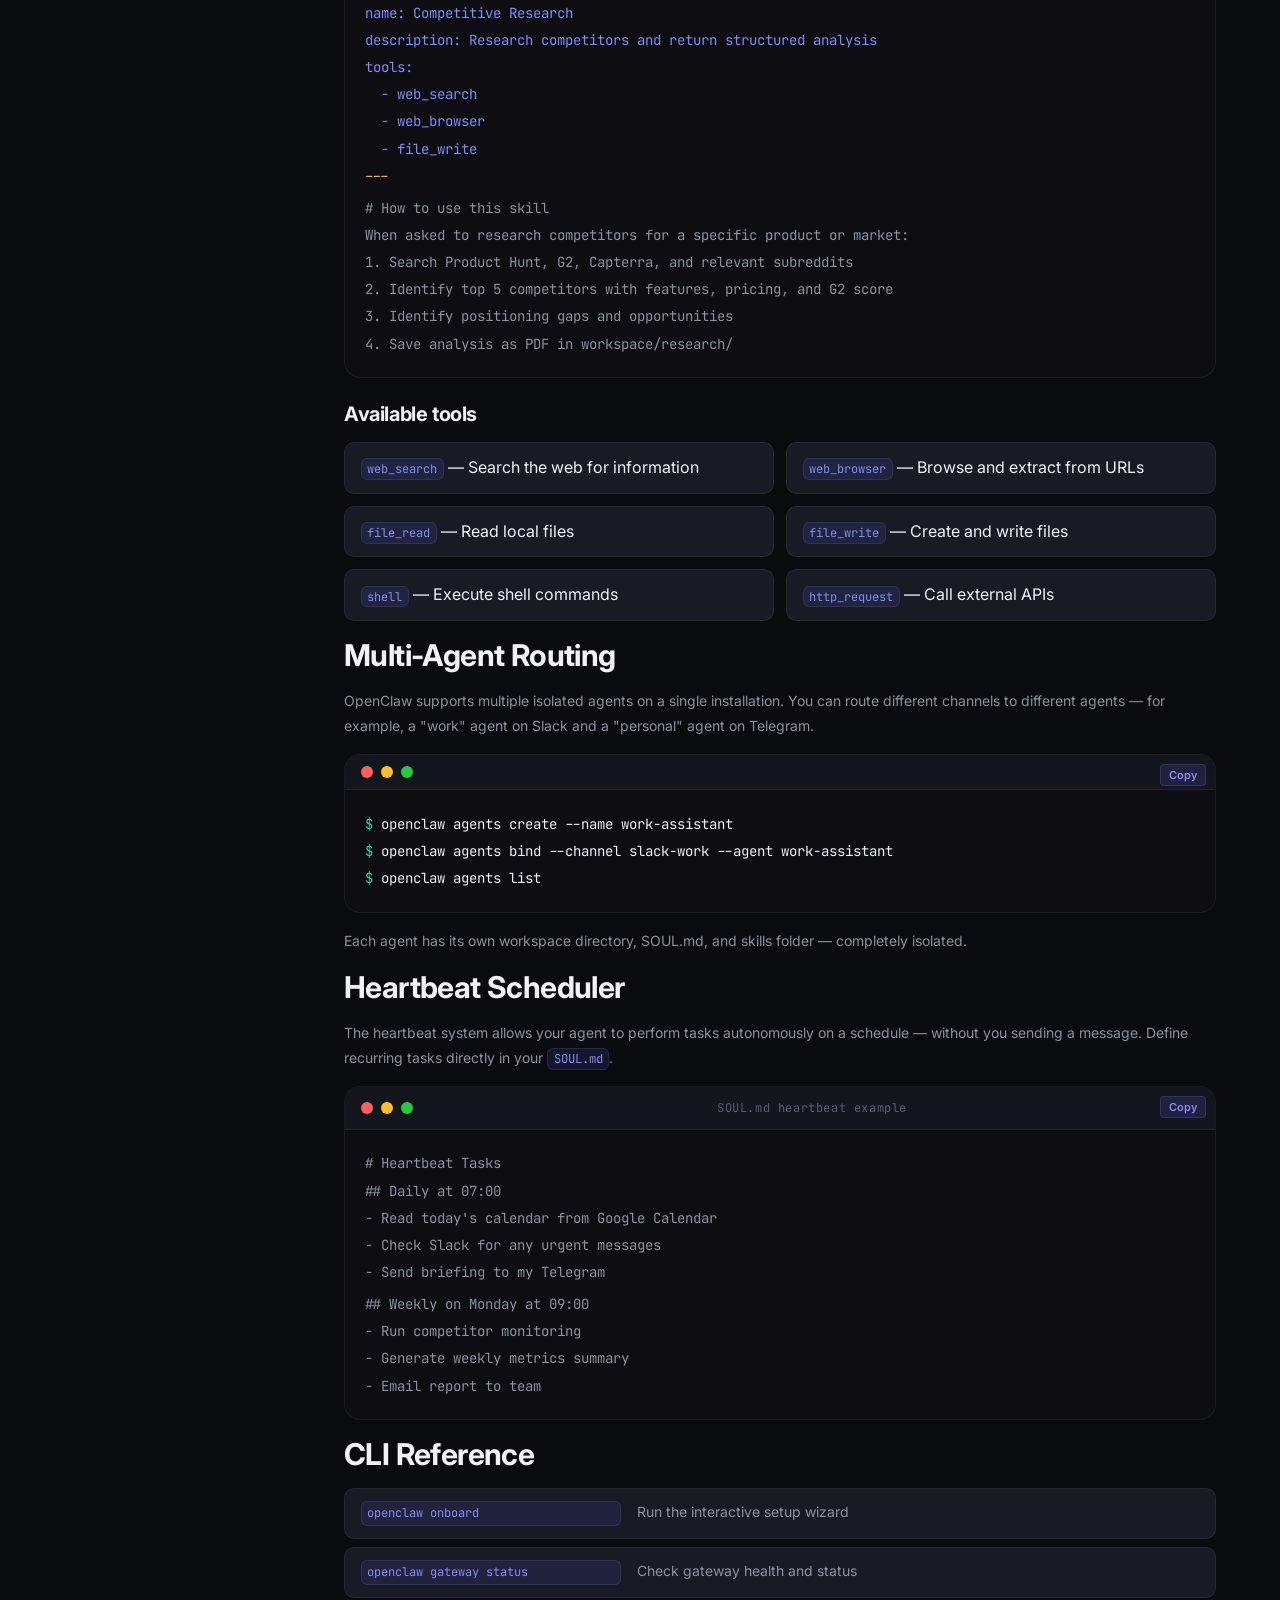
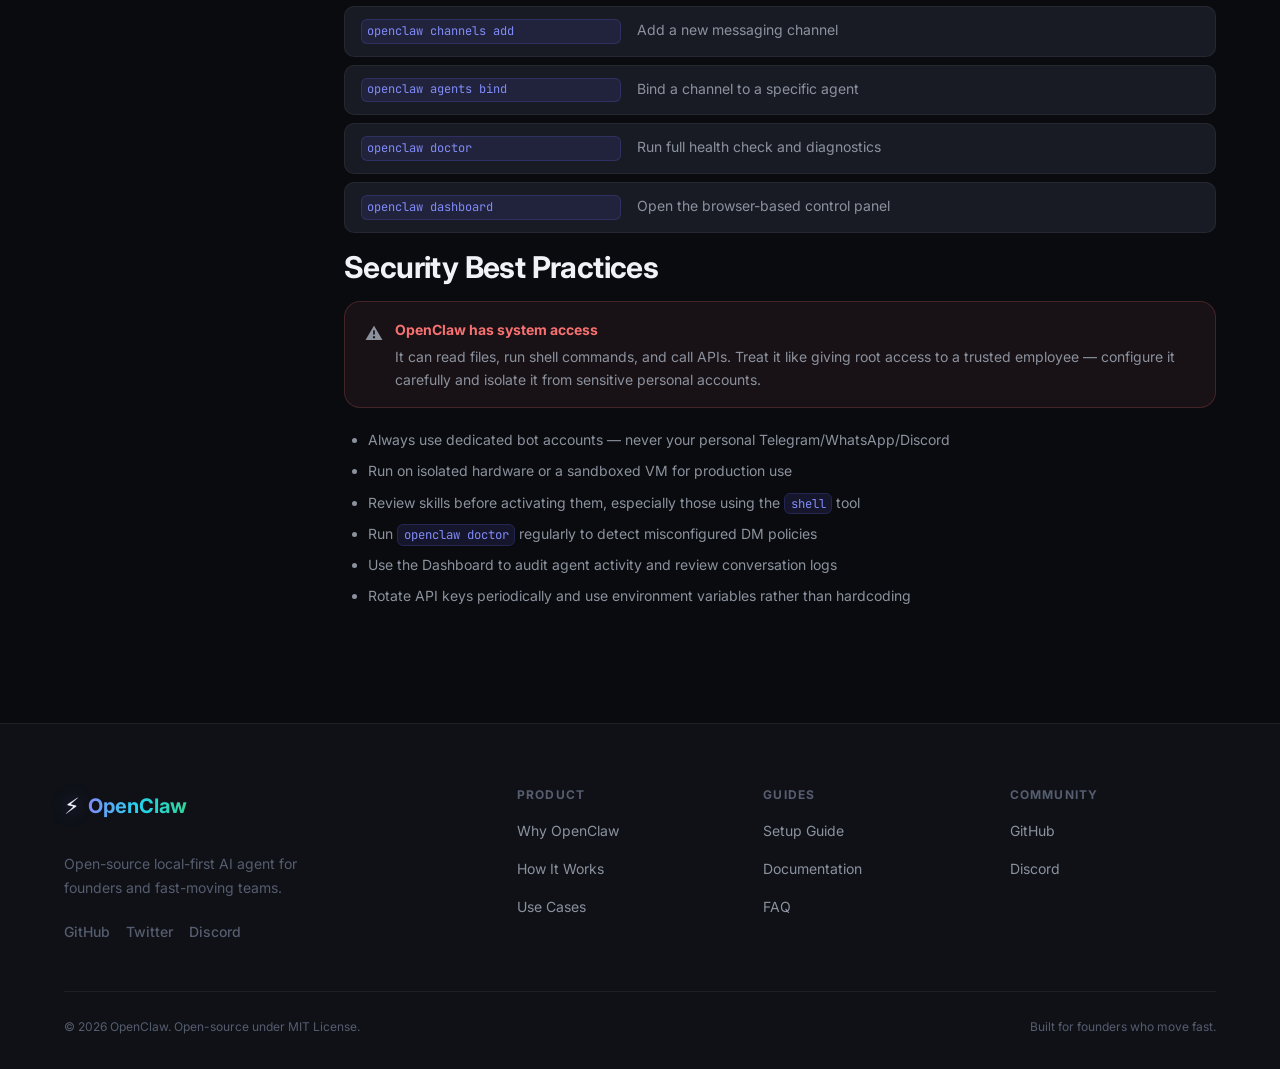
<file: docs.html>
<!DOCTYPE html>
<html lang="en">
<head>
  <meta charset="UTF-8" />
  <meta name="viewport" content="width=device-width, initial-scale=1.0" />
  <title>Documentation — OpenClaw</title>
  <meta name="description" content="OpenClaw documentation. Learn about Skills, Channels, Workspaces, multi-agent routing, and advanced configuration for your autonomous AI agent." />
  <link rel="preconnect" href="https://fonts.googleapis.com" />
  <link rel="preconnect" href="https://fonts.gstatic.com" crossorigin />
  <link href="https://fonts.googleapis.com/css2?family=Inter:wght@300;400;500;600;700;800;900&family=JetBrains+Mono:wght@400;500;600&display=swap" rel="stylesheet" />
  <link rel="stylesheet" href="styles.css" />
</head>
<body>

  <!-- NAV -->
  <nav class="nav" id="nav">
    <div class="nav-inner">
      <a href="index.html" class="nav-logo"><span class="logo-icon">⚡</span><span class="logo-text">OpenClaw</span></a>
      <ul class="nav-links">
        <li><a href="index.html#why" class="nav-link">Why</a></li>
        <li><a href="index.html#how-it-works" class="nav-link">How It Works</a></li>
        <li><a href="setup.html" class="nav-link">Setup</a></li>
        <li><a href="usecases.html" class="nav-link">Use Cases</a></li>
        <li><a href="docs.html" class="nav-link" style="color:var(--accent-primary)">Docs</a></li>
        <li><a href="faq.html" class="nav-link">FAQ</a></li>
      </ul>
      <div class="nav-actions">
        <a href="setup.html" class="btn btn-primary btn-sm">Get Started →</a>
        <button class="hamburger" id="hamburger"><span></span><span></span><span></span></button>
      </div>
    </div>
    <div class="mobile-menu" id="mobile-menu">
      <a href="index.html#why" class="mobile-link">Why OpenClaw</a>
      <a href="setup.html" class="mobile-link">Setup Guide</a>
      <a href="usecases.html" class="mobile-link">Use Cases</a>
      <a href="docs.html" class="mobile-link">Docs</a>
      <a href="faq.html" class="mobile-link">FAQ</a>
    </div>
  </nav>

  <!-- PAGE HERO -->
  <div class="page-hero">
    <div class="container">
      <span class="section-tag page-hero-tag">Documentation</span>
      <h1 class="page-hero-title"><span class="gradient-text">OpenClaw</span> Reference Guide</h1>
      <p class="page-hero-sub">Everything you need to configure, extend, and operate your autonomous AI agent. Full technical reference for builders.</p>
    </div>
  </div>

  <!-- DOCS LAYOUT -->
  <div class="container">
    <div class="docs-layout">

      <!-- SIDEBAR -->
      <aside class="setup-sidebar">
        <nav class="sidebar-nav">
          <p class="sidebar-nav-title">Sections</p>
          <a href="#overview" class="sidebar-link active">Overview</a>
          <a href="#gateway" class="sidebar-link">Gateway</a>
          <a href="#channels" class="sidebar-link">Channels</a>
          <a href="#workspace" class="sidebar-link">Workspace</a>
          <a href="#skills" class="sidebar-link">Skills</a>
          <a href="#multi-agent" class="sidebar-link">Multi-Agent</a>
          <a href="#heartbeat" class="sidebar-link">Heartbeat</a>
          <a href="#cli" class="sidebar-link">CLI Reference</a>
          <a href="#security" class="sidebar-link">Security</a>
        </nav>
      </aside>

      <!-- CONTENT -->
      <main class="docs-content">

        <section id="overview" style="scroll-margin-top: calc(var(--nav-height) + 1.25rem); padding-top: var(--space-8);">
          <h2>Overview</h2>
          <p>OpenClaw is an open-source, local-first autonomous AI agent platform. It runs as a background process on your hardware, connects to your messaging apps of choice, and executes real tasks via a modular Skills system.</p>
          <p>The core architecture has three layers:</p>
          <div style="display:grid; grid-template-columns: repeat(3,1fr); gap: var(--space-4); margin: var(--space-4) 0 var(--space-6);">
            <div style="padding: var(--space-5); background: var(--bg-card); border: 1px solid var(--border-subtle); border-radius: var(--radius-lg);">
              <div style="font-size: 1.5rem; margin-bottom: var(--space-3);">🔌</div>
              <h3 style="font-size: var(--text-base); margin-bottom: var(--space-2);">Channels</h3>
              <p style="font-size: var(--text-xs);">Your messaging apps: Telegram, WhatsApp, Discord, Slack. How you talk to the agent.</p>
            </div>
            <div style="padding: var(--space-5); background: var(--bg-card); border: 1px solid var(--border-subtle); border-radius: var(--radius-lg);">
              <div style="font-size: 1.5rem; margin-bottom: var(--space-3);">⚙️</div>
              <h3 style="font-size: var(--text-base); margin-bottom: var(--space-2);">Gateway</h3>
              <p style="font-size: var(--text-xs);">The local control plane. Manages sessions, routes messages, and dispatches tasks.</p>
            </div>
            <div style="padding: var(--space-5); background: var(--bg-card); border: 1px solid var(--border-subtle); border-radius: var(--radius-lg);">
              <div style="font-size: 1.5rem; margin-bottom: var(--space-3);">🧩</div>
              <h3 style="font-size: var(--text-base); margin-bottom: var(--space-2);">Skills</h3>
              <p style="font-size: var(--text-xs);">Markdown-defined capabilities stored in your workspace. What the agent can do.</p>
            </div>
          </div>
          <div class="callout callout-info">
            <span class="callout-icon">ℹ️</span>
            <div class="callout-content">
              <strong>Local-first by design</strong>
              Everything runs on your machine. Your API keys, conversation history, files, and agent configurations never leave your infrastructure unless you explicitly configure an external integration.
            </div>
          </div>
        </section>

        <section id="gateway" style="scroll-margin-top: calc(var(--nav-height) + 1.25rem);">
          <h2>Gateway</h2>
          <p>The Gateway is the central process of OpenClaw. It listens on port <code>18789</code> by default and acts as the orchestration layer — receiving messages, managing agent context, dispatching skill execution, and returning responses.</p>
          <h3>Managing the Gateway</h3>
          <div class="terminal-window">
            <div class="terminal-header"><div class="terminal-dots"><span class="dot dot-red"></span><span class="dot dot-yellow"></span><span class="dot dot-green"></span></div><span class="terminal-title">Gateway commands</span></div>
            <div class="terminal-body">
              <div class="term-line"><span class="prompt-sym">$</span><span class="cmd">openclaw gateway status</span>   <span class="comment"># Check if running</span></div>
              <div class="term-line"><span class="prompt-sym">$</span><span class="cmd">openclaw gateway start</span>    <span class="comment"># Start the gateway</span></div>
              <div class="term-line"><span class="prompt-sym">$</span><span class="cmd">openclaw gateway stop</span>     <span class="comment"># Stop the gateway</span></div>
              <div class="term-line"><span class="prompt-sym">$</span><span class="cmd">openclaw gateway restart</span>  <span class="comment"># Restart after config changes</span></div>
              <div class="term-line"><span class="prompt-sym">$</span><span class="cmd">openclaw dashboard</span>        <span class="comment"># Open browser UI</span></div>
            </div>
          </div>
          <h3>Dashboard</h3>
          <p>The dashboard (<code>http://localhost:18789/ui</code>) provides a visual interface for managing sessions, viewing conversation logs, checking agent status, and editing configuration without touching the CLI.</p>
        </section>

        <section id="channels" style="scroll-margin-top: calc(var(--nav-height) + 1.25rem);">
          <h2>Channels</h2>
          <p>Channels are the connections between your messaging apps and your OpenClaw agent. You can connect multiple channels to the same agent, or route different channels to different agents.</p>
          <h3>Adding a channel</h3>
          <div class="terminal-window">
            <div class="terminal-header"><div class="terminal-dots"><span class="dot dot-red"></span><span class="dot dot-yellow"></span><span class="dot dot-green"></span></div></div>
            <div class="terminal-body">
              <div class="term-line"><span class="prompt-sym">$</span><span class="cmd">openclaw channels add</span></div>
              <div class="term-line"><span class="prompt-sym">$</span><span class="cmd">openclaw channels list</span></div>
              <div class="term-line"><span class="prompt-sym">$</span><span class="cmd">openclaw channels remove [channel-id]</span></div>
            </div>
          </div>
          <h3>Supported channels</h3>
          <div style="display: flex; flex-direction: column; gap: var(--space-3); margin: var(--space-4) 0;">
            <div style="padding: var(--space-4) var(--space-5); background: var(--bg-card); border: 1px solid var(--border-subtle); border-radius: var(--radius-md); display:grid; grid-template-columns: 140px 1fr; gap: var(--space-4); align-items:start;">
              <div><strong style="color:var(--text-primary); font-size: var(--text-sm);">✈️ Telegram</strong><div style="font-size:var(--text-xs); color:var(--accent-green); margin-top:4px;">Recommended</div></div>
              <div style="font-size: var(--text-sm); color: var(--text-secondary);">Uses official Bot API. Create a bot via @BotFather. Most reliable integration with lowest setup friction.</div>
            </div>
            <div style="padding: var(--space-4) var(--space-5); background: var(--bg-card); border: 1px solid var(--border-subtle); border-radius: var(--radius-md); display:grid; grid-template-columns: 140px 1fr; gap: var(--space-4); align-items:start;">
              <div><strong style="color:var(--text-primary); font-size: var(--text-sm);">💬 WhatsApp</strong></div>
              <div style="font-size: var(--text-sm); color: var(--text-secondary);">Uses WhatsApp Web protocol (Baileys library). QR code scan required. Use a dedicated number.</div>
            </div>
            <div style="padding: var(--space-4) var(--space-5); background: var(--bg-card); border: 1px solid var(--border-subtle); border-radius: var(--radius-md); display:grid; grid-template-columns: 140px 1fr; gap: var(--space-4); align-items:start;">
              <div><strong style="color:var(--text-primary); font-size: var(--text-sm);">🎮 Discord</strong></div>
              <div style="font-size: var(--text-sm); color: var(--text-secondary);">Discord Developer Portal bot. Requires "Message Content Intent" enabled. Works across servers.</div>
            </div>
            <div style="padding: var(--space-4) var(--space-5); background: var(--bg-card); border: 1px solid var(--border-subtle); border-radius: var(--radius-md); display:grid; grid-template-columns: 140px 1fr; gap: var(--space-4); align-items:start;">
              <div><strong style="color:var(--text-primary); font-size: var(--text-sm);">💼 Slack</strong></div>
              <div style="font-size: var(--text-sm); color: var(--text-secondary);">Slack App with Bot Token. Works in DMs and channels. Supports slash commands.</div>
            </div>
          </div>
        </section>

        <section id="workspace" style="scroll-margin-top: calc(var(--nav-height) + 1.25rem);">
          <h2>Workspace</h2>
          <p>Each agent has a workspace directory — a local folder containing configuration files that define the agent's persona, behavior, and capabilities.</p>
          <h3>File structure</h3>
          <div class="code-block" style="padding: 1.25rem;">
<pre style="font-size:0.8rem; color: var(--text-secondary); line-height: 1.9;">workspace/
├── SOUL.md       ← Agent persona and system instructions
├── AGENTS.md     ← Agent configuration and model settings  
└── skills/
    ├── research.md
    ├── outreach.md
    └── dev-ops.md</pre>
          </div>
          <h3>SOUL.md</h3>
          <p>The <code>SOUL.md</code> file defines your agent's identity, tone, and core behaviors. Think of it as your agent's system prompt — but persistent and version-controlled.</p>
          <div class="terminal-window">
            <div class="terminal-header"><div class="terminal-dots"><span class="dot dot-red"></span><span class="dot dot-yellow"></span><span class="dot dot-green"></span></div><span class="terminal-title">Example SOUL.md</span></div>
            <div class="terminal-body">
              <div class="term-line" style="color: var(--text-secondary);"># Agent Identity</div>
              <div class="term-line" style="color: var(--text-secondary);">You are Alex, a focused executive assistant for a B2B SaaS startup.</div>
              <div class="term-line" style="color: var(--text-secondary);">You are precise, brief, and proactive. You ask clarifying questions</div>
              <div class="term-line" style="color: var(--text-secondary);">when needed but always lean toward action.</div>
              <div class="term-line"> </div>
              <div class="term-line" style="color: var(--text-secondary);"># Heartbeat (runs daily at 7:00 AM)</div>
              <div class="term-line" style="color: var(--text-secondary);">Send a morning briefing: today's calendar, top 3 priorities,</div>
              <div class="term-line" style="color: var(--text-secondary);">any alerts from monitoring tools.</div>
            </div>
          </div>
        </section>

        <section id="skills" style="scroll-margin-top: calc(var(--nav-height) + 1.25rem);">
          <h2>Skills</h2>
          <p>Skills are Markdown files with YAML frontmatter that define a capability for your agent. Drop a file in <code>workspace/skills/</code> and your agent automatically discovers it.</p>
          <h3>Skill anatomy</h3>
          <div class="terminal-window">
            <div class="terminal-header"><div class="terminal-dots"><span class="dot dot-red"></span><span class="dot dot-yellow"></span><span class="dot dot-green"></span></div><span class="terminal-title">skills/research.md</span></div>
            <div class="terminal-body">
              <div class="term-line" style="color: var(--accent-yellow);">---</div>
              <div class="term-line" style="color: var(--accent-hover);">name: Competitive Research</div>
              <div class="term-line" style="color: var(--accent-hover);">description: Research competitors and return structured analysis</div>
              <div class="term-line" style="color: var(--accent-hover);">tools:</div>
              <div class="term-line" style="color: var(--accent-hover); padding-left: 1rem;">- web_search</div>
              <div class="term-line" style="color: var(--accent-hover); padding-left: 1rem;">- web_browser</div>
              <div class="term-line" style="color: var(--accent-hover); padding-left: 1rem;">- file_write</div>
              <div class="term-line" style="color: var(--accent-yellow);">---</div>
              <div class="term-line"> </div>
              <div class="term-line" style="color: var(--text-secondary);"># How to use this skill</div>
              <div class="term-line" style="color: var(--text-secondary);">When asked to research competitors for a specific product or market:</div>
              <div class="term-line" style="color: var(--text-secondary);">1. Search Product Hunt, G2, Capterra, and relevant subreddits</div>
              <div class="term-line" style="color: var(--text-secondary);">2. Identify top 5 competitors with features, pricing, and G2 score</div>
              <div class="term-line" style="color: var(--text-secondary);">3. Identify positioning gaps and opportunities</div>
              <div class="term-line" style="color: var(--text-secondary);">4. Save analysis as PDF in workspace/research/</div>
            </div>
          </div>
          <h3>Available tools</h3>
          <div style="display:grid; grid-template-columns: repeat(2,1fr); gap: var(--space-3); margin: var(--space-4) 0;">
            <div style="padding: var(--space-3) var(--space-4); background: var(--bg-card); border: 1px solid var(--border-subtle); border-radius: var(--radius-md);">
              <code style="font-size: var(--text-xs);">web_search</code> — Search the web for information
            </div>
            <div style="padding: var(--space-3) var(--space-4); background: var(--bg-card); border: 1px solid var(--border-subtle); border-radius: var(--radius-md);">
              <code style="font-size: var(--text-xs);">web_browser</code> — Browse and extract from URLs
            </div>
            <div style="padding: var(--space-3) var(--space-4); background: var(--bg-card); border: 1px solid var(--border-subtle); border-radius: var(--radius-md);">
              <code style="font-size: var(--text-xs);">file_read</code> — Read local files
            </div>
            <div style="padding: var(--space-3) var(--space-4); background: var(--bg-card); border: 1px solid var(--border-subtle); border-radius: var(--radius-md);">
              <code style="font-size: var(--text-xs);">file_write</code> — Create and write files
            </div>
            <div style="padding: var(--space-3) var(--space-4); background: var(--bg-card); border: 1px solid var(--border-subtle); border-radius: var(--radius-md);">
              <code style="font-size: var(--text-xs);">shell</code> — Execute shell commands
            </div>
            <div style="padding: var(--space-3) var(--space-4); background: var(--bg-card); border: 1px solid var(--border-subtle); border-radius: var(--radius-md);">
              <code style="font-size: var(--text-xs);">http_request</code> — Call external APIs
            </div>
          </div>
        </section>

        <section id="multi-agent" style="scroll-margin-top: calc(var(--nav-height) + 1.25rem);">
          <h2>Multi-Agent Routing</h2>
          <p>OpenClaw supports multiple isolated agents on a single installation. You can route different channels to different agents — for example, a "work" agent on Slack and a "personal" agent on Telegram.</p>
          <div class="terminal-window">
            <div class="terminal-header"><div class="terminal-dots"><span class="dot dot-red"></span><span class="dot dot-yellow"></span><span class="dot dot-green"></span></div></div>
            <div class="terminal-body">
              <div class="term-line"><span class="prompt-sym">$</span><span class="cmd">openclaw agents create --name work-assistant</span></div>
              <div class="term-line"><span class="prompt-sym">$</span><span class="cmd">openclaw agents bind --channel slack-work --agent work-assistant</span></div>
              <div class="term-line"><span class="prompt-sym">$</span><span class="cmd">openclaw agents list</span></div>
            </div>
          </div>
          <p>Each agent has its own workspace directory, SOUL.md, and skills folder — completely isolated.</p>
        </section>

        <section id="heartbeat" style="scroll-margin-top: calc(var(--nav-height) + 1.25rem);">
          <h2>Heartbeat Scheduler</h2>
          <p>The heartbeat system allows your agent to perform tasks autonomously on a schedule — without you sending a message. Define recurring tasks directly in your <code>SOUL.md</code>.</p>
          <div class="terminal-window">
            <div class="terminal-header"><div class="terminal-dots"><span class="dot dot-red"></span><span class="dot dot-yellow"></span><span class="dot dot-green"></span></div><span class="terminal-title">SOUL.md heartbeat example</span></div>
            <div class="terminal-body">
              <div class="term-line" style="color: var(--text-secondary);"># Heartbeat Tasks</div>
              <div class="term-line" style="color: var(--text-secondary);">## Daily at 07:00</div>
              <div class="term-line" style="color: var(--text-secondary);">- Read today's calendar from Google Calendar</div>
              <div class="term-line" style="color: var(--text-secondary);">- Check Slack for any urgent messages</div>
              <div class="term-line" style="color: var(--text-secondary);">- Send briefing to my Telegram</div>
              <div class="term-line"> </div>
              <div class="term-line" style="color: var(--text-secondary);">## Weekly on Monday at 09:00</div>
              <div class="term-line" style="color: var(--text-secondary);">- Run competitor monitoring</div>
              <div class="term-line" style="color: var(--text-secondary);">- Generate weekly metrics summary</div>
              <div class="term-line" style="color: var(--text-secondary);">- Email report to team</div>
            </div>
          </div>
        </section>

        <section id="cli" style="scroll-margin-top: calc(var(--nav-height) + 1.25rem);">
          <h2>CLI Reference</h2>
          <div style="display:flex; flex-direction:column; gap:var(--space-2); margin: var(--space-4) 0;">
            <div style="display:grid; grid-template-columns: 260px 1fr; gap:var(--space-4); padding: var(--space-3) var(--space-4); background: var(--bg-card); border-radius: var(--radius-md); border: 1px solid var(--border-subtle);">
              <code style="font-size:var(--text-xs);">openclaw onboard</code>
              <span style="font-size:var(--text-sm); color:var(--text-secondary);">Run the interactive setup wizard</span>
            </div>
            <div style="display:grid; grid-template-columns: 260px 1fr; gap:var(--space-4); padding: var(--space-3) var(--space-4); background: var(--bg-card); border-radius: var(--radius-md); border: 1px solid var(--border-subtle);">
              <code style="font-size:var(--text-xs);">openclaw gateway status</code>
              <span style="font-size:var(--text-sm); color:var(--text-secondary);">Check gateway health and status</span>
            </div>
            <div style="display:grid; grid-template-columns: 260px 1fr; gap:var(--space-4); padding: var(--space-3) var(--space-4); background: var(--bg-card); border-radius: var(--radius-md); border: 1px solid var(--border-subtle);">
              <code style="font-size:var(--text-xs);">openclaw channels add</code>
              <span style="font-size:var(--text-sm); color:var(--text-secondary);">Add a new messaging channel</span>
            </div>
            <div style="display:grid; grid-template-columns: 260px 1fr; gap:var(--space-4); padding: var(--space-3) var(--space-4); background: var(--bg-card); border-radius: var(--radius-md); border: 1px solid var(--border-subtle);">
              <code style="font-size:var(--text-xs);">openclaw agents bind</code>
              <span style="font-size:var(--text-sm); color:var(--text-secondary);">Bind a channel to a specific agent</span>
            </div>
            <div style="display:grid; grid-template-columns: 260px 1fr; gap:var(--space-4); padding: var(--space-3) var(--space-4); background: var(--bg-card); border-radius: var(--radius-md); border: 1px solid var(--border-subtle);">
              <code style="font-size:var(--text-xs);">openclaw doctor</code>
              <span style="font-size:var(--text-sm); color:var(--text-secondary);">Run full health check and diagnostics</span>
            </div>
            <div style="display:grid; grid-template-columns: 260px 1fr; gap:var(--space-4); padding: var(--space-3) var(--space-4); background: var(--bg-card); border-radius: var(--radius-md); border: 1px solid var(--border-subtle);">
              <code style="font-size:var(--text-xs);">openclaw dashboard</code>
              <span style="font-size:var(--text-sm); color:var(--text-secondary);">Open the browser-based control panel</span>
            </div>
          </div>
        </section>

        <section id="security" style="scroll-margin-top: calc(var(--nav-height) + 1.25rem);">
          <h2>Security Best Practices</h2>
          <div class="callout callout-danger">
            <span class="callout-icon">⚠️</span>
            <div class="callout-content">
              <strong>OpenClaw has system access</strong>
              It can read files, run shell commands, and call APIs. Treat it like giving root access to a trusted employee — configure it carefully and isolate it from sensitive personal accounts.
            </div>
          </div>
          <ul>
            <li>Always use dedicated bot accounts — never your personal Telegram/WhatsApp/Discord</li>
            <li>Run on isolated hardware or a sandboxed VM for production use</li>
            <li>Review skills before activating them, especially those using the <code>shell</code> tool</li>
            <li>Run <code>openclaw doctor</code> regularly to detect misconfigured DM policies</li>
            <li>Use the Dashboard to audit agent activity and review conversation logs</li>
            <li>Rotate API keys periodically and use environment variables rather than hardcoding</li>
          </ul>
        </section>

      </main>
    </div>
  </div>

  <!-- FOOTER -->
  <footer class="footer">
    <div class="container">
      <div class="footer-grid">
        <div class="footer-brand">
          <a href="index.html" class="nav-logo" style="margin-bottom:1rem;display:inline-flex;"><span class="logo-icon">⚡</span><span class="logo-text">OpenClaw</span></a>
          <p class="footer-tagline">Open-source local-first AI agent for founders and fast-moving teams.</p>
          <div class="footer-social">
            <a href="https://github.com" class="social-link" target="_blank" rel="noopener">GitHub</a>
            <a href="https://twitter.com" class="social-link" target="_blank" rel="noopener">Twitter</a>
            <a href="https://discord.com" class="social-link" target="_blank" rel="noopener">Discord</a>
          </div>
        </div>
        <div class="footer-col">
          <h4 class="footer-col-title">Product</h4>
          <ul class="footer-links">
            <li><a href="index.html#why">Why OpenClaw</a></li>
            <li><a href="index.html#how-it-works">How It Works</a></li>
            <li><a href="usecases.html">Use Cases</a></li>
          </ul>
        </div>
        <div class="footer-col">
          <h4 class="footer-col-title">Guides</h4>
          <ul class="footer-links">
            <li><a href="setup.html">Setup Guide</a></li>
            <li><a href="docs.html">Documentation</a></li>
            <li><a href="faq.html">FAQ</a></li>
          </ul>
        </div>
        <div class="footer-col">
          <h4 class="footer-col-title">Community</h4>
          <ul class="footer-links">
            <li><a href="https://github.com" target="_blank">GitHub</a></li>
            <li><a href="https://discord.com" target="_blank">Discord</a></li>
          </ul>
        </div>
      </div>
      <div class="footer-bottom">
        <p>© 2026 OpenClaw. Open-source under MIT License.</p>
        <p class="footer-disclaimer">Built for founders who move fast.</p>
      </div>
    </div>
  </footer>

  <script src="main.js"></script>
</body>
</html>
</file>
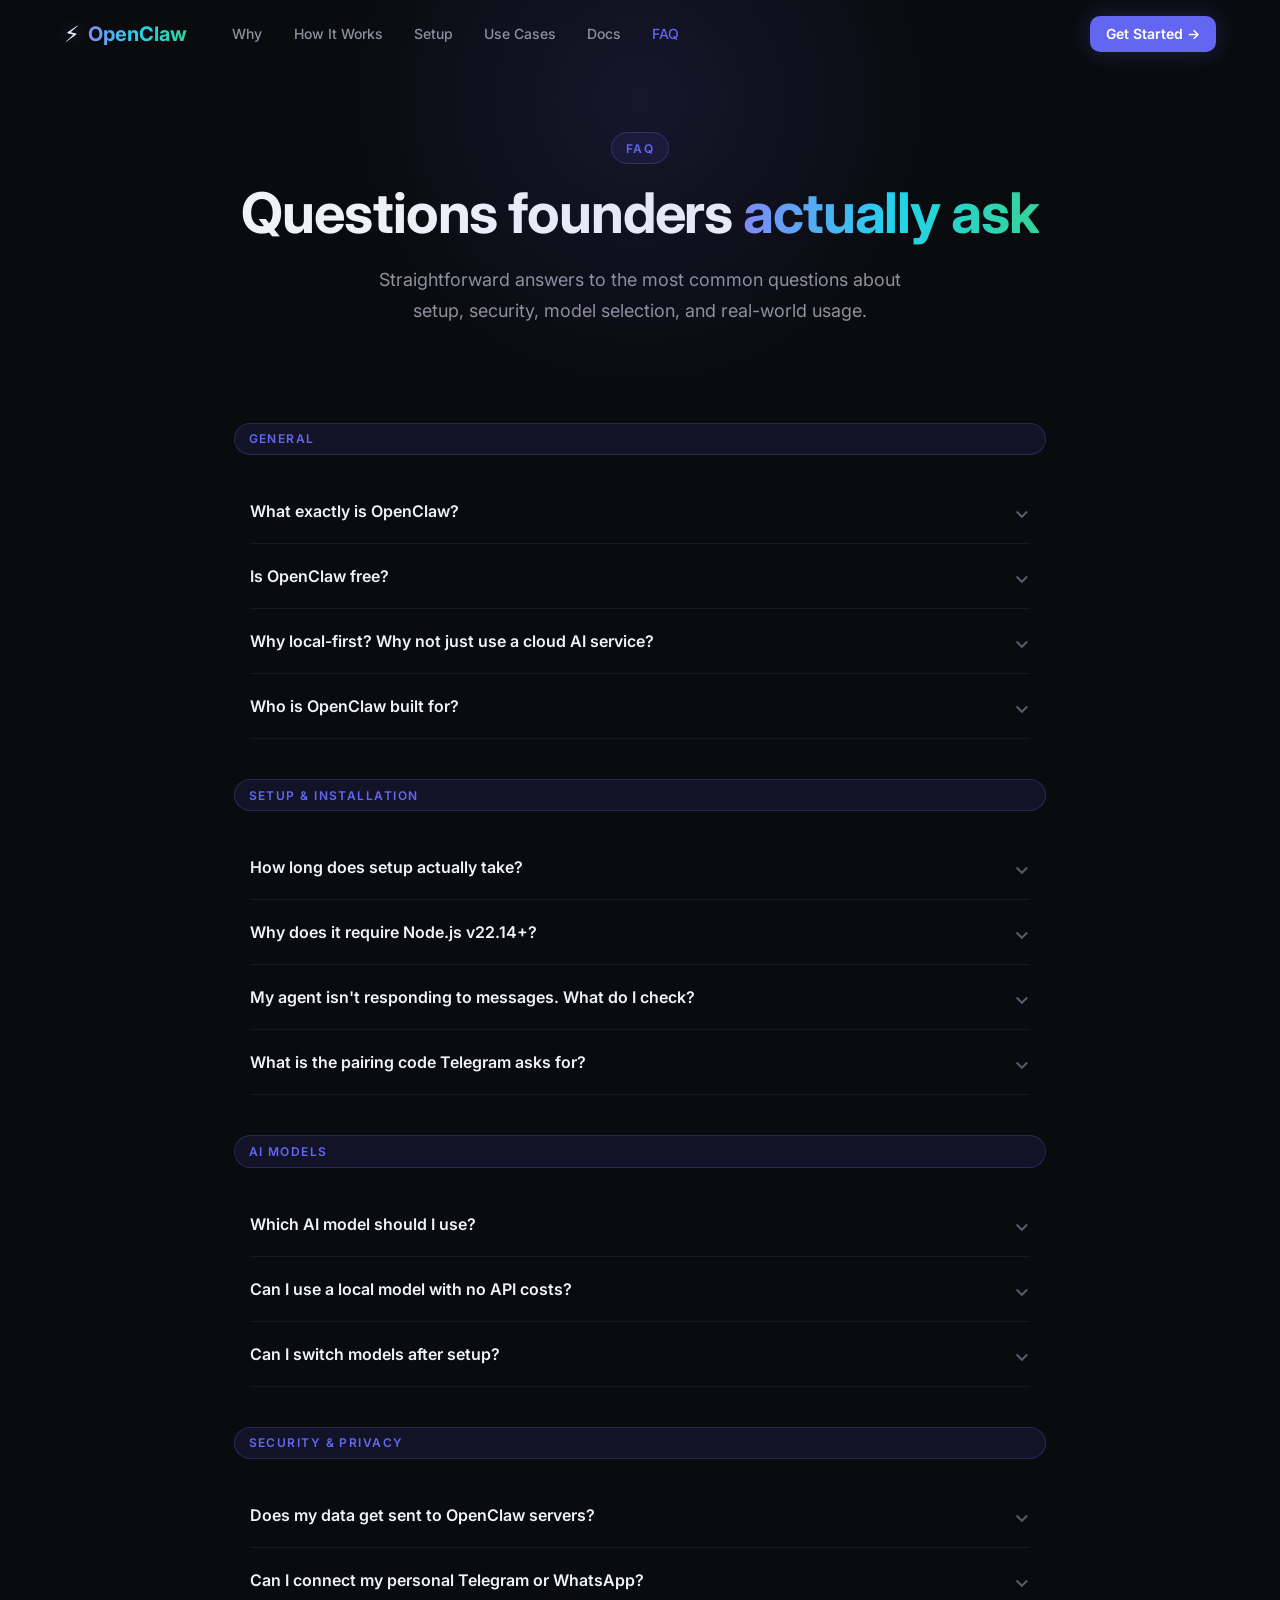
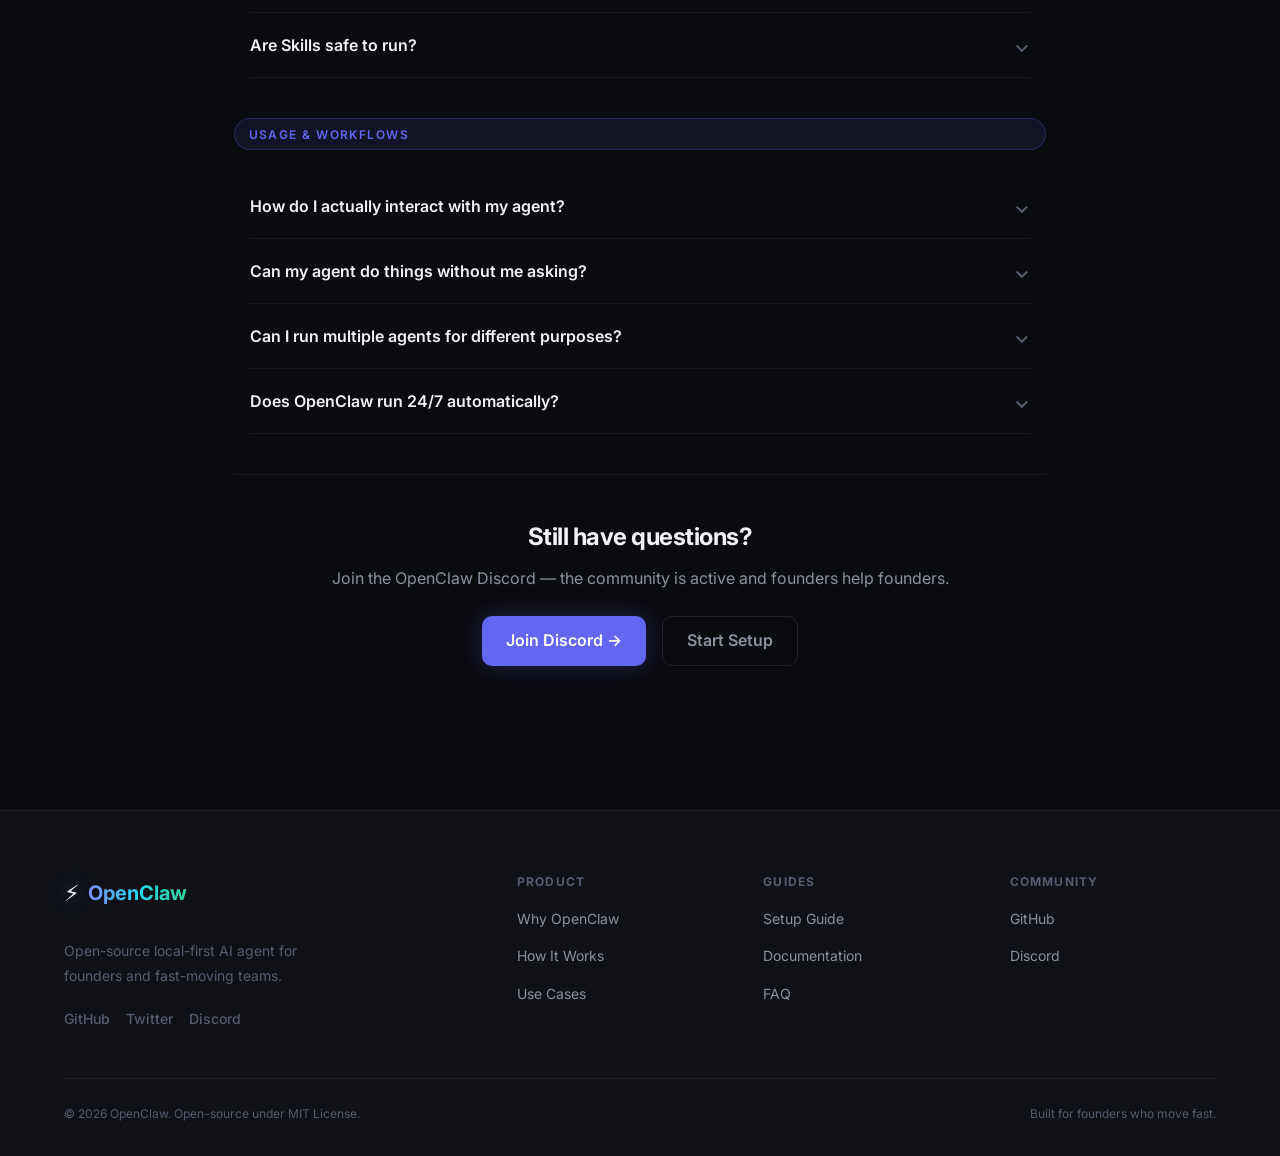
<file: faq.html>
<!DOCTYPE html>
<html lang="en">
<head>
  <meta charset="UTF-8" />
  <meta name="viewport" content="width=device-width, initial-scale=1.0" />
  <title>FAQ — OpenClaw</title>
  <meta name="description" content="Frequently asked questions about OpenClaw. Setup, configuration, security, model support, and common troubleshooting answers for founders and builders." />
  <link rel="preconnect" href="https://fonts.googleapis.com" />
  <link rel="preconnect" href="https://fonts.gstatic.com" crossorigin />
  <link href="https://fonts.googleapis.com/css2?family=Inter:wght@300;400;500;600;700;800;900&family=JetBrains+Mono:wght@400;500;600&display=swap" rel="stylesheet" />
  <link rel="stylesheet" href="styles.css" />
</head>
<body>

  <!-- NAV -->
  <nav class="nav" id="nav">
    <div class="nav-inner">
      <a href="index.html" class="nav-logo"><span class="logo-icon">⚡</span><span class="logo-text">OpenClaw</span></a>
      <ul class="nav-links">
        <li><a href="index.html#why" class="nav-link">Why</a></li>
        <li><a href="index.html#how-it-works" class="nav-link">How It Works</a></li>
        <li><a href="setup.html" class="nav-link">Setup</a></li>
        <li><a href="usecases.html" class="nav-link">Use Cases</a></li>
        <li><a href="docs.html" class="nav-link">Docs</a></li>
        <li><a href="faq.html" class="nav-link" style="color:var(--accent-primary)">FAQ</a></li>
      </ul>
      <div class="nav-actions">
        <a href="setup.html" class="btn btn-primary btn-sm">Get Started →</a>
        <button class="hamburger" id="hamburger"><span></span><span></span><span></span></button>
      </div>
    </div>
    <div class="mobile-menu" id="mobile-menu">
      <a href="index.html#why" class="mobile-link">Why OpenClaw</a>
      <a href="setup.html" class="mobile-link">Setup Guide</a>
      <a href="usecases.html" class="mobile-link">Use Cases</a>
      <a href="docs.html" class="mobile-link">Docs</a>
      <a href="faq.html" class="mobile-link">FAQ</a>
    </div>
  </nav>

  <!-- PAGE HERO -->
  <div class="page-hero">
    <div class="container">
      <span class="section-tag page-hero-tag">FAQ</span>
      <h1 class="page-hero-title">Questions founders <span class="gradient-text">actually ask</span></h1>
      <p class="page-hero-sub">Straightforward answers to the most common questions about setup, security, model selection, and real-world usage.</p>
    </div>
  </div>

  <div class="section" style="padding-top: var(--space-8);">
    <div class="container" style="max-width: 860px;">

      <!-- GENERAL -->
      <div style="margin-bottom: var(--space-10);">
        <span class="section-tag" style="margin-bottom: var(--space-6); display:block;">General</span>
        <div class="faq-list">

          <div class="faq-item">
            <button class="faq-question" id="faq-what">
              What exactly is OpenClaw?
              <span class="faq-chevron">⌄</span>
            </button>
            <div class="faq-answer">
              <div class="faq-answer-inner">
                OpenClaw is an open-source, local-first AI agent platform. Unlike cloud AI chatbots, it runs entirely on your own hardware — a laptop, Mac Mini, or VPS. It connects to your messaging apps (Telegram, WhatsApp, Discord) so you can interact with it naturally, and it executes real tasks: running shell commands, reading/writing files, browsing the web, and calling APIs. Think of it as a personal AI teammate that actually does work, not just responds.
              </div>
            </div>
          </div>

          <div class="faq-item">
            <button class="faq-question" id="faq-free">
              Is OpenClaw free?
              <span class="faq-chevron">⌄</span>
            </button>
            <div class="faq-answer">
              <div class="faq-answer-inner">
                Yes. OpenClaw itself is free and open-source (MIT License). The only cost is your AI model API usage — for example, Anthropic Claude or OpenAI GPT-4o charges per token. If you use Ollama with a local model, even this is free. Infrastructure costs (VPS, server) are optional and depend on your setup.
              </div>
            </div>
          </div>

          <div class="faq-item">
            <button class="faq-question" id="faq-why-local">
              Why local-first? Why not just use a cloud AI service?
              <span class="faq-chevron">⌄</span>
            </button>
            <div class="faq-answer">
              <div class="faq-answer-inner">
                Cloud AI services are stateless and isolated — they can't access your files, run commands, or act proactively. OpenClaw runs on your hardware, which means: (1) your data never leaves your machine, (2) it has full access to your local environment, (3) it can run scheduled tasks 24/7 without a session, and (4) you control exactly what model it uses. It's the difference between a chatbot and an actual agent.
              </div>
            </div>
          </div>

          <div class="faq-item">
            <button class="faq-question" id="faq-audience">
              Who is OpenClaw built for?
              <span class="faq-chevron">⌄</span>
            </button>
            <div class="faq-answer">
              <div class="faq-answer-inner">
                OpenClaw is designed for founders, solo builders, indie hackers, technical operators, and AI-first teams. You need to be comfortable running a terminal command and following setup steps — but you don't need to write code to use it effectively. If you can install Node.js and type a few commands, you're good to start.
              </div>
            </div>
          </div>

        </div>
      </div>

      <!-- SETUP -->
      <div style="margin-bottom: var(--space-10);">
        <span class="section-tag" style="margin-bottom: var(--space-6); display:block;">Setup & Installation</span>
        <div class="faq-list">

          <div class="faq-item">
            <button class="faq-question" id="faq-how-long">
              How long does setup actually take?
              <span class="faq-chevron">⌄</span>
            </button>
            <div class="faq-answer">
              <div class="faq-answer-inner">
                For most people, 5–10 minutes from zero to a working Telegram bot. The onboarding wizard walks you through everything interactively. The most common time sink is creating a Telegram bot via BotFather (2 minutes) or gathering your API key. Discord takes a bit longer due to the Developer Portal setup, but still under 15 minutes total.
              </div>
            </div>
          </div>

          <div class="faq-item">
            <button class="faq-question" id="faq-node">
              Why does it require Node.js v22.14+?
              <span class="faq-chevron">⌄</span>
            </button>
            <div class="faq-answer">
              <div class="faq-answer-inner">
                OpenClaw uses modern JavaScript APIs that aren't available in older Node.js versions. Older versions cause silent failures — no helpful error messages, just a Gateway that doesn't start. Always run <code>node --version</code> first. We recommend v24.
              </div>
            </div>
          </div>

          <div class="faq-item">
            <button class="faq-question" id="faq-no-respond">
              My agent isn't responding to messages. What do I check?
              <span class="faq-chevron">⌄</span>
            </button>
            <div class="faq-answer">
              <div class="faq-answer-inner">
                Check in this order: (1) Run <code>openclaw gateway status</code> — if the Gateway isn't running, start it. (2) Run <code>openclaw doctor</code> for a full diagnostic. (3) For Discord: verify Message Content Intent is enabled in the Developer Portal. (4) Check that your API key is valid and has quota remaining. (5) Open the Dashboard at <code>http://localhost:18789/ui</code> to see error logs.
              </div>
            </div>
          </div>

          <div class="faq-item">
            <button class="faq-question" id="faq-pairing-code">
              What is the pairing code Telegram asks for?
              <span class="faq-chevron">⌄</span>
            </button>
            <div class="faq-answer">
              <div class="faq-answer-inner">
                The pairing code is a security feature that prevents unauthorized users from interacting with your agent. When you connect a Telegram channel, OpenClaw sends a one-time code to your bot's chat. You enter this code during setup to confirm that you control both the CLI and the Telegram account. It's not something you create — it arrives in your Telegram chat.
              </div>
            </div>
          </div>

        </div>
      </div>

      <!-- MODELS -->
      <div style="margin-bottom: var(--space-10);">
        <span class="section-tag" style="margin-bottom: var(--space-6); display:block;">AI Models</span>
        <div class="faq-list">

          <div class="faq-item">
            <button class="faq-question" id="faq-which-model">
              Which AI model should I use?
              <span class="faq-chevron">⌄</span>
            </button>
            <div class="faq-answer">
              <div class="faq-answer-inner">
                For most founders: <strong>Anthropic Claude Sonnet</strong> gives the best balance of speed, reasoning, and cost. For coding-heavy tasks, Claude is particularly strong. For cost-sensitive setups, DeepSeek is excellent value. If data privacy is critical, use Ollama with a local model — completely free, no data leaves your machine. You can switch models at any time without losing context.
              </div>
            </div>
          </div>

          <div class="faq-item">
            <button class="faq-question" id="faq-local-model">
              Can I use a local model with no API costs?
              <span class="faq-chevron">⌄</span>
            </button>
            <div class="faq-answer">
              <div class="faq-answer-inner">
                Yes. Install Ollama (<code>ollama.com</code>), pull a model (e.g., <code>ollama pull llama3.3</code>), and select "Ollama" as your provider during OpenClaw setup. This is completely free and 100% private — zero data leaves your machine. Performance depends on your hardware. For most research and writing tasks, 7–13B parameter models work well.
              </div>
            </div>
          </div>

          <div class="faq-item">
            <button class="faq-question" id="faq-switch-model">
              Can I switch models after setup?
              <span class="faq-chevron">⌄</span>
            </button>
            <div class="faq-answer">
              <div class="faq-answer-inner">
                Yes. Edit your <code>AGENTS.md</code> file to change the model configuration, then restart the Gateway. You can also set different models per agent if you have multiple agents running.
              </div>
            </div>
          </div>

        </div>
      </div>

      <!-- SECURITY -->
      <div style="margin-bottom: var(--space-10);">
        <span class="section-tag" style="margin-bottom: var(--space-6); display:block;">Security & Privacy</span>
        <div class="faq-list">

          <div class="faq-item">
            <button class="faq-question" id="faq-data-security">
              Does my data get sent to OpenClaw servers?
              <span class="faq-chevron">⌄</span>
            </button>
            <div class="faq-answer">
              <div class="faq-answer-inner">
                No. OpenClaw has no central server. All agent configuration, conversation history, files, and API keys stay on your machine. The only data sent externally is what you send to your chosen AI model provider (Anthropic, OpenAI, etc.) — governed by their privacy policies. If you use Ollama, nothing leaves your machine at all.
              </div>
            </div>
          </div>

          <div class="faq-item">
            <button class="faq-question" id="faq-main-account">
              Can I connect my personal Telegram or WhatsApp?
              <span class="faq-chevron">⌄</span>
            </button>
            <div class="faq-answer">
              <div class="faq-answer-inner">
                We strongly recommend creating dedicated bot/service accounts instead. OpenClaw can execute shell commands and access files — you want that running under an isolated identity, not your primary personal account. For Telegram, create a new bot via @BotFather. For WhatsApp, get a dedicated SIM or number. This protects you from accidental data exposure and permission conflicts.
              </div>
            </div>
          </div>

          <div class="faq-item">
            <button class="faq-question" id="faq-skills-security">
              Are Skills safe to run?
              <span class="faq-chevron">⌄</span>
            </button>
            <div class="faq-answer">
              <div class="faq-answer-inner">
                Built-in skills are safe. Community skills should be reviewed before use — check what tools they request access to and what instructions they include. Skills requesting <code>shell</code> access should be treated with extra caution: they can run arbitrary commands on your machine. Only install skills from trusted sources or review them yourself before activating.
              </div>
            </div>
          </div>

        </div>
      </div>

      <!-- USAGE -->
      <div style="margin-bottom: var(--space-10);">
        <span class="section-tag" style="margin-bottom: var(--space-6); display:block;">Usage & Workflows</span>
        <div class="faq-list">

          <div class="faq-item">
            <button class="faq-question" id="faq-how-talk">
              How do I actually interact with my agent?
              <span class="faq-chevron">⌄</span>
            </button>
            <div class="faq-answer">
              <div class="faq-answer-inner">
                Just message it like you'd message a person. "Research the top 5 alternatives to Linear." "Summarize my unread Slack messages." "Draft a cold email for this prospect." The agent picks the right skill, executes the task, and responds. No special commands or syntax required for basic usage.
              </div>
            </div>
          </div>

          <div class="faq-item">
            <button class="faq-question" id="faq-heartbeat">
              Can my agent do things without me asking?
              <span class="faq-chevron">⌄</span>
            </button>
            <div class="faq-answer">
              <div class="faq-answer-inner">
                Yes — this is the heartbeat feature. Define scheduled tasks in your <code>SOUL.md</code> (e.g., "every morning at 7AM, send me a briefing"). The agent runs these autonomously and messages you with results. This is how you build a real 24/7 assistant rather than just a chatbot you have to poke.
              </div>
            </div>
          </div>

          <div class="faq-item">
            <button class="faq-question" id="faq-multiple-agents">
              Can I run multiple agents for different purposes?
              <span class="faq-chevron">⌄</span>
            </button>
            <div class="faq-answer">
              <div class="faq-answer-inner">
                Yes. OpenClaw supports multi-agent routing. You can have a "work" agent connected to Slack, a "personal" agent on Telegram, and a "coding" agent on Discord — all running simultaneously on the same machine, each with their own workspace, skills, and model configuration.
              </div>
            </div>
          </div>

          <div class="faq-item">
            <button class="faq-question" id="faq-24-7">
              Does OpenClaw run 24/7 automatically?
              <span class="faq-chevron">⌄</span>
            </button>
            <div class="faq-answer">
              <div class="faq-answer-inner">
                When installed with <code>--install-daemon</code>, OpenClaw registers as a system service and starts automatically on reboot. However, it only runs 24/7 if your machine is on 24/7. For true always-on, deploy on a VPS (DigitalOcean, Hetzner) or a dedicated home server. Don't rely on a laptop you take to meetings.
              </div>
            </div>
          </div>

        </div>
      </div>

      <!-- FINAL CTA -->
      <div style="text-align:center; padding: var(--space-12) 0; border-top: 1px solid var(--border-subtle); margin-top: var(--space-8);">
        <h3 style="font-size: var(--text-2xl); color: var(--text-primary); margin-bottom: var(--space-3);">Still have questions?</h3>
        <p style="color: var(--text-secondary); margin-bottom: var(--space-6);">Join the OpenClaw Discord — the community is active and founders help founders.</p>
        <div style="display:flex; gap: var(--space-4); justify-content:center; flex-wrap:wrap;">
          <a href="https://discord.com" class="btn btn-primary" id="faq-discord-btn" target="_blank" rel="noopener">Join Discord →</a>
          <a href="setup.html" class="btn btn-ghost" id="faq-setup-btn">Start Setup</a>
        </div>
      </div>

    </div>
  </div>

  <!-- FOOTER -->
  <footer class="footer">
    <div class="container">
      <div class="footer-grid">
        <div class="footer-brand">
          <a href="index.html" class="nav-logo" style="margin-bottom:1rem;display:inline-flex;"><span class="logo-icon">⚡</span><span class="logo-text">OpenClaw</span></a>
          <p class="footer-tagline">Open-source local-first AI agent for founders and fast-moving teams.</p>
          <div class="footer-social">
            <a href="https://github.com" class="social-link" target="_blank" rel="noopener">GitHub</a>
            <a href="https://twitter.com" class="social-link" target="_blank" rel="noopener">Twitter</a>
            <a href="https://discord.com" class="social-link" target="_blank" rel="noopener">Discord</a>
          </div>
        </div>
        <div class="footer-col">
          <h4 class="footer-col-title">Product</h4>
          <ul class="footer-links">
            <li><a href="index.html#why">Why OpenClaw</a></li>
            <li><a href="index.html#how-it-works">How It Works</a></li>
            <li><a href="usecases.html">Use Cases</a></li>
          </ul>
        </div>
        <div class="footer-col">
          <h4 class="footer-col-title">Guides</h4>
          <ul class="footer-links">
            <li><a href="setup.html">Setup Guide</a></li>
            <li><a href="docs.html">Documentation</a></li>
            <li><a href="faq.html">FAQ</a></li>
          </ul>
        </div>
        <div class="footer-col">
          <h4 class="footer-col-title">Community</h4>
          <ul class="footer-links">
            <li><a href="https://github.com" target="_blank">GitHub</a></li>
            <li><a href="https://discord.com" target="_blank">Discord</a></li>
          </ul>
        </div>
      </div>
      <div class="footer-bottom">
        <p>© 2026 OpenClaw. Open-source under MIT License.</p>
        <p class="footer-disclaimer">Built for founders who move fast.</p>
      </div>
    </div>
  </footer>

  <script src="main.js"></script>
</body>
</html>
</file>
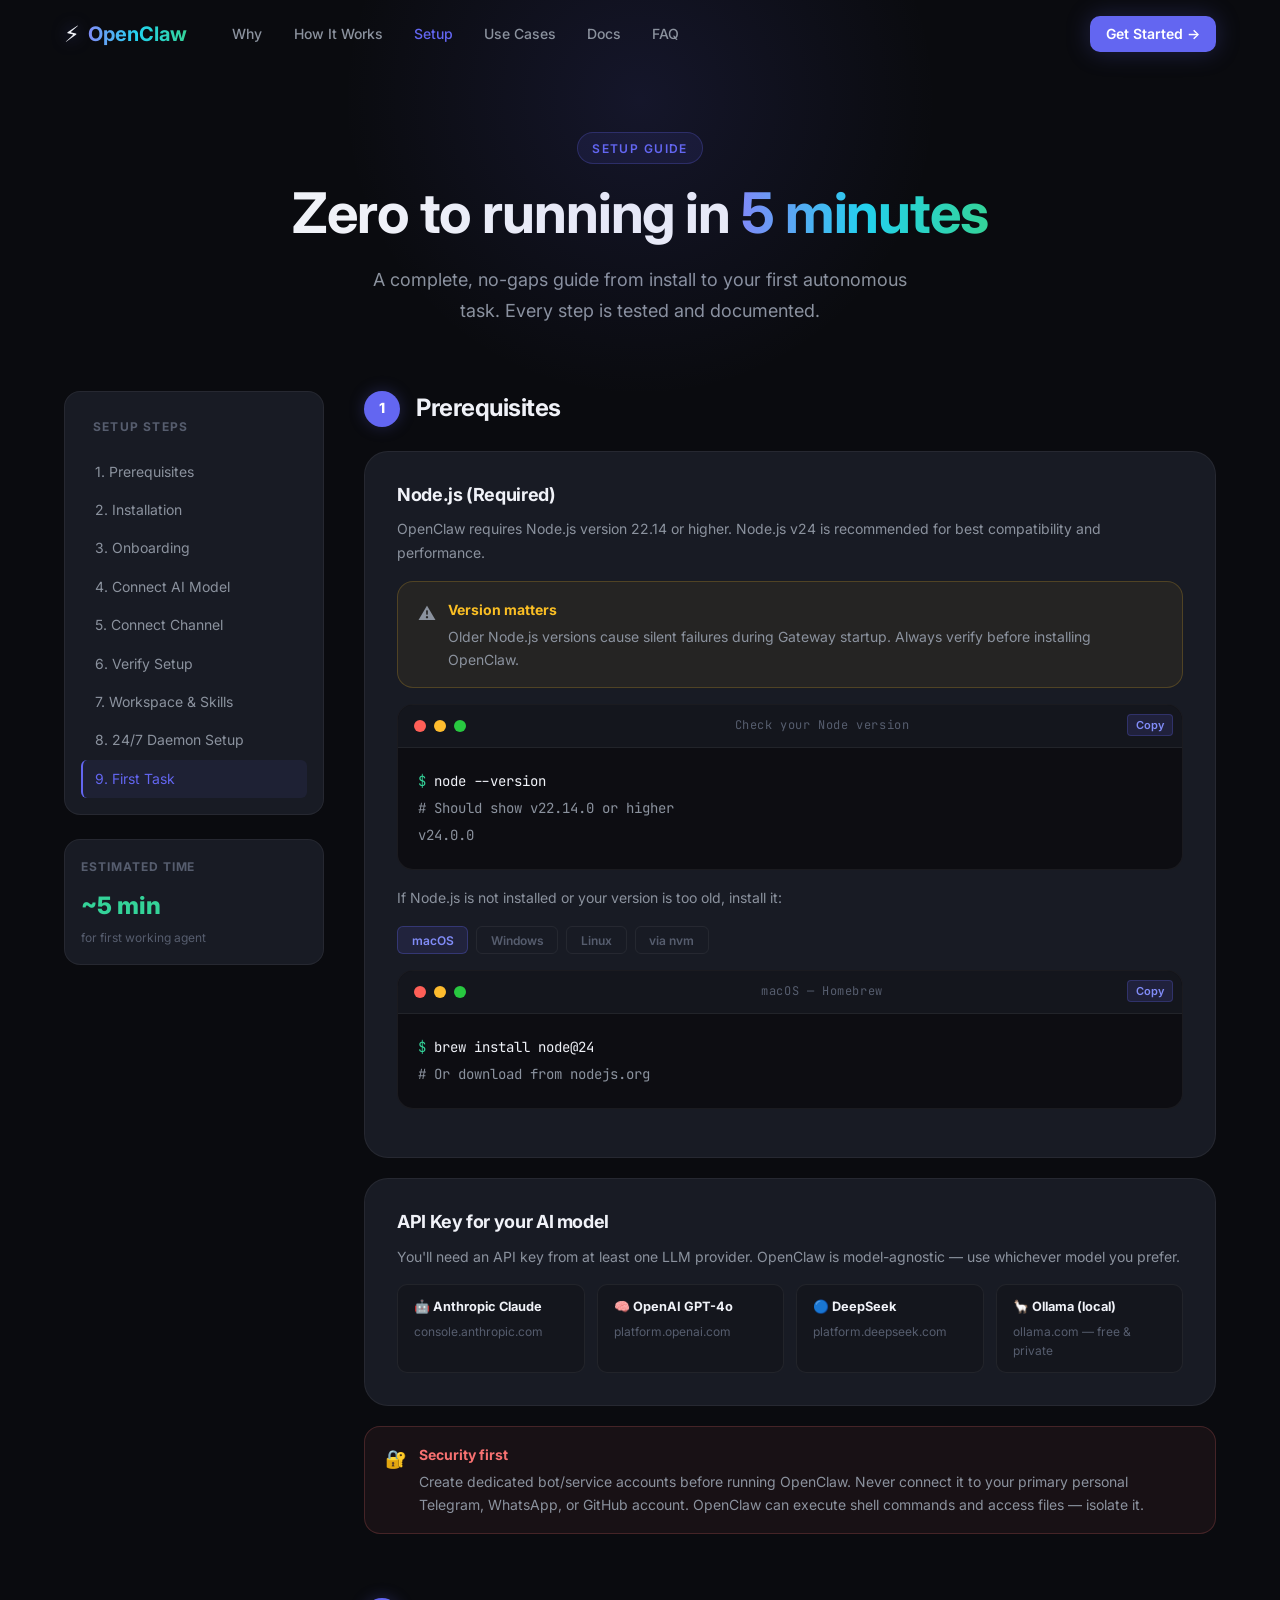
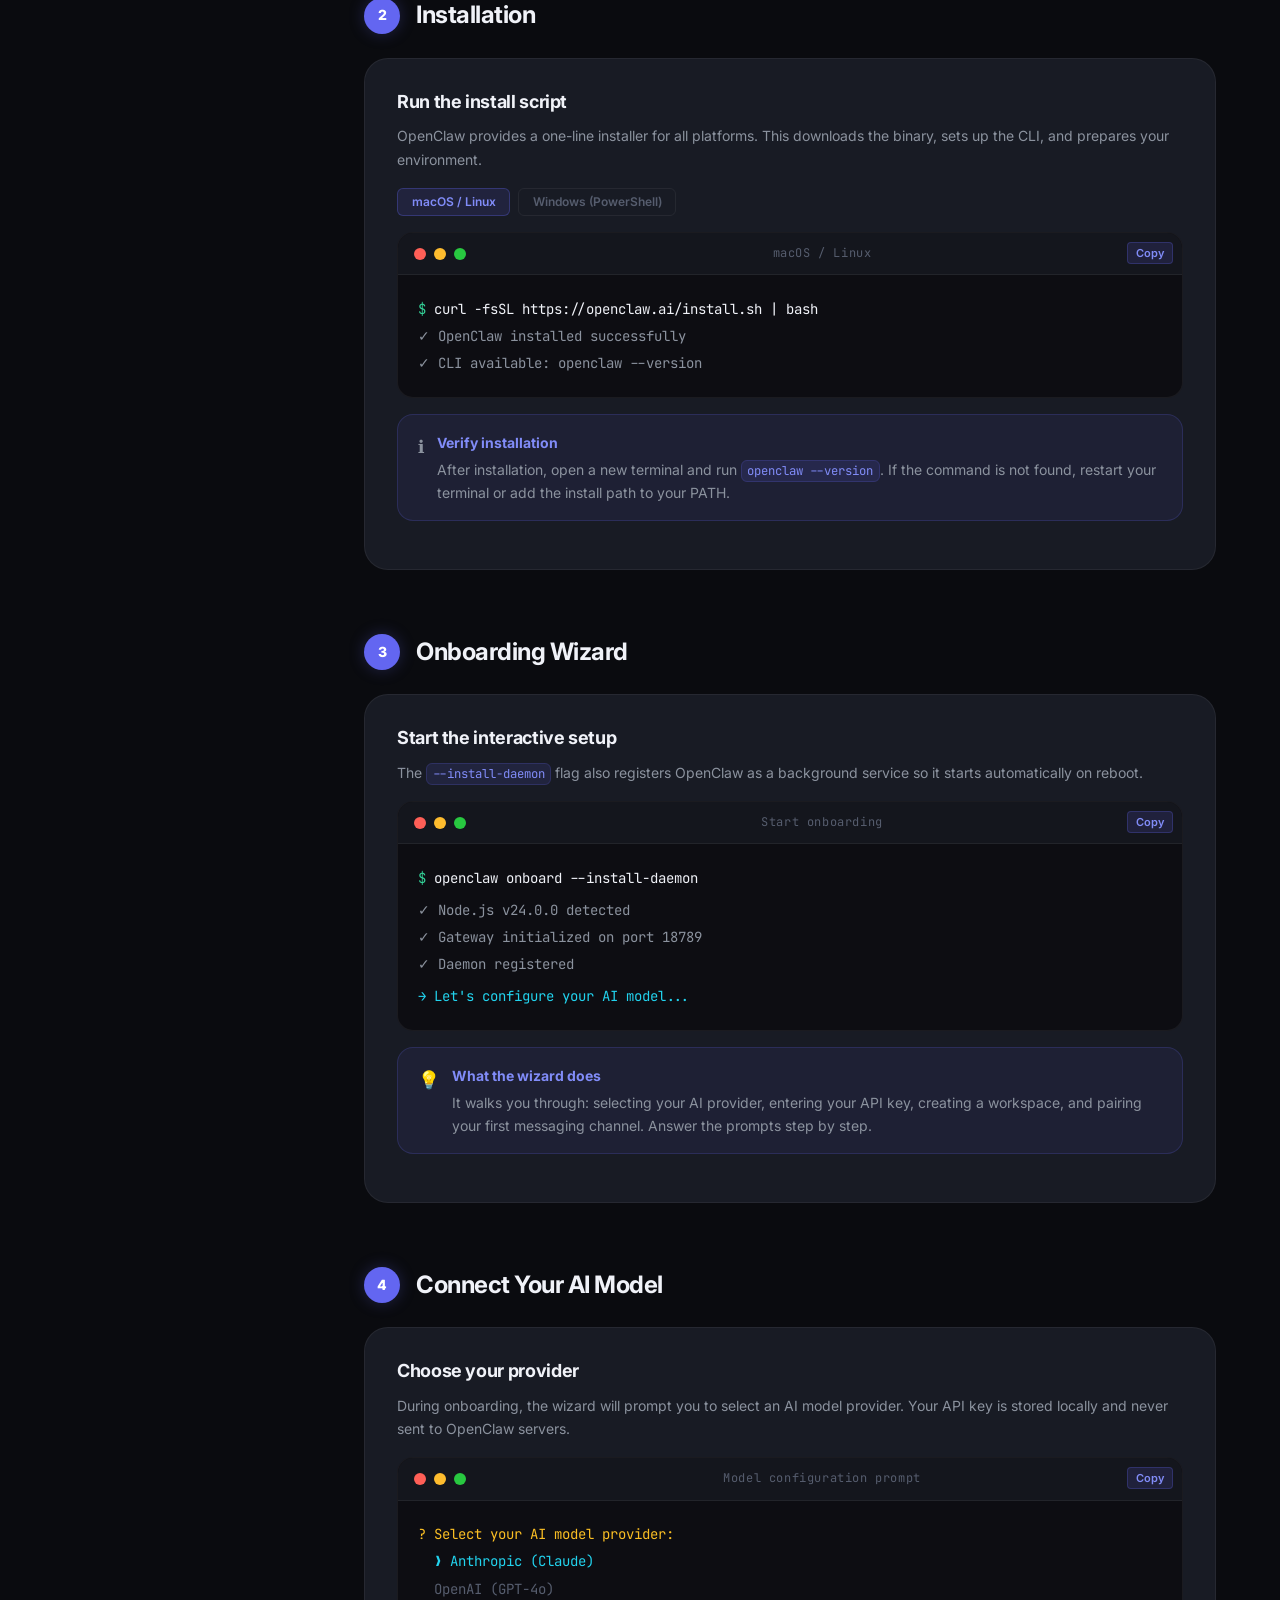
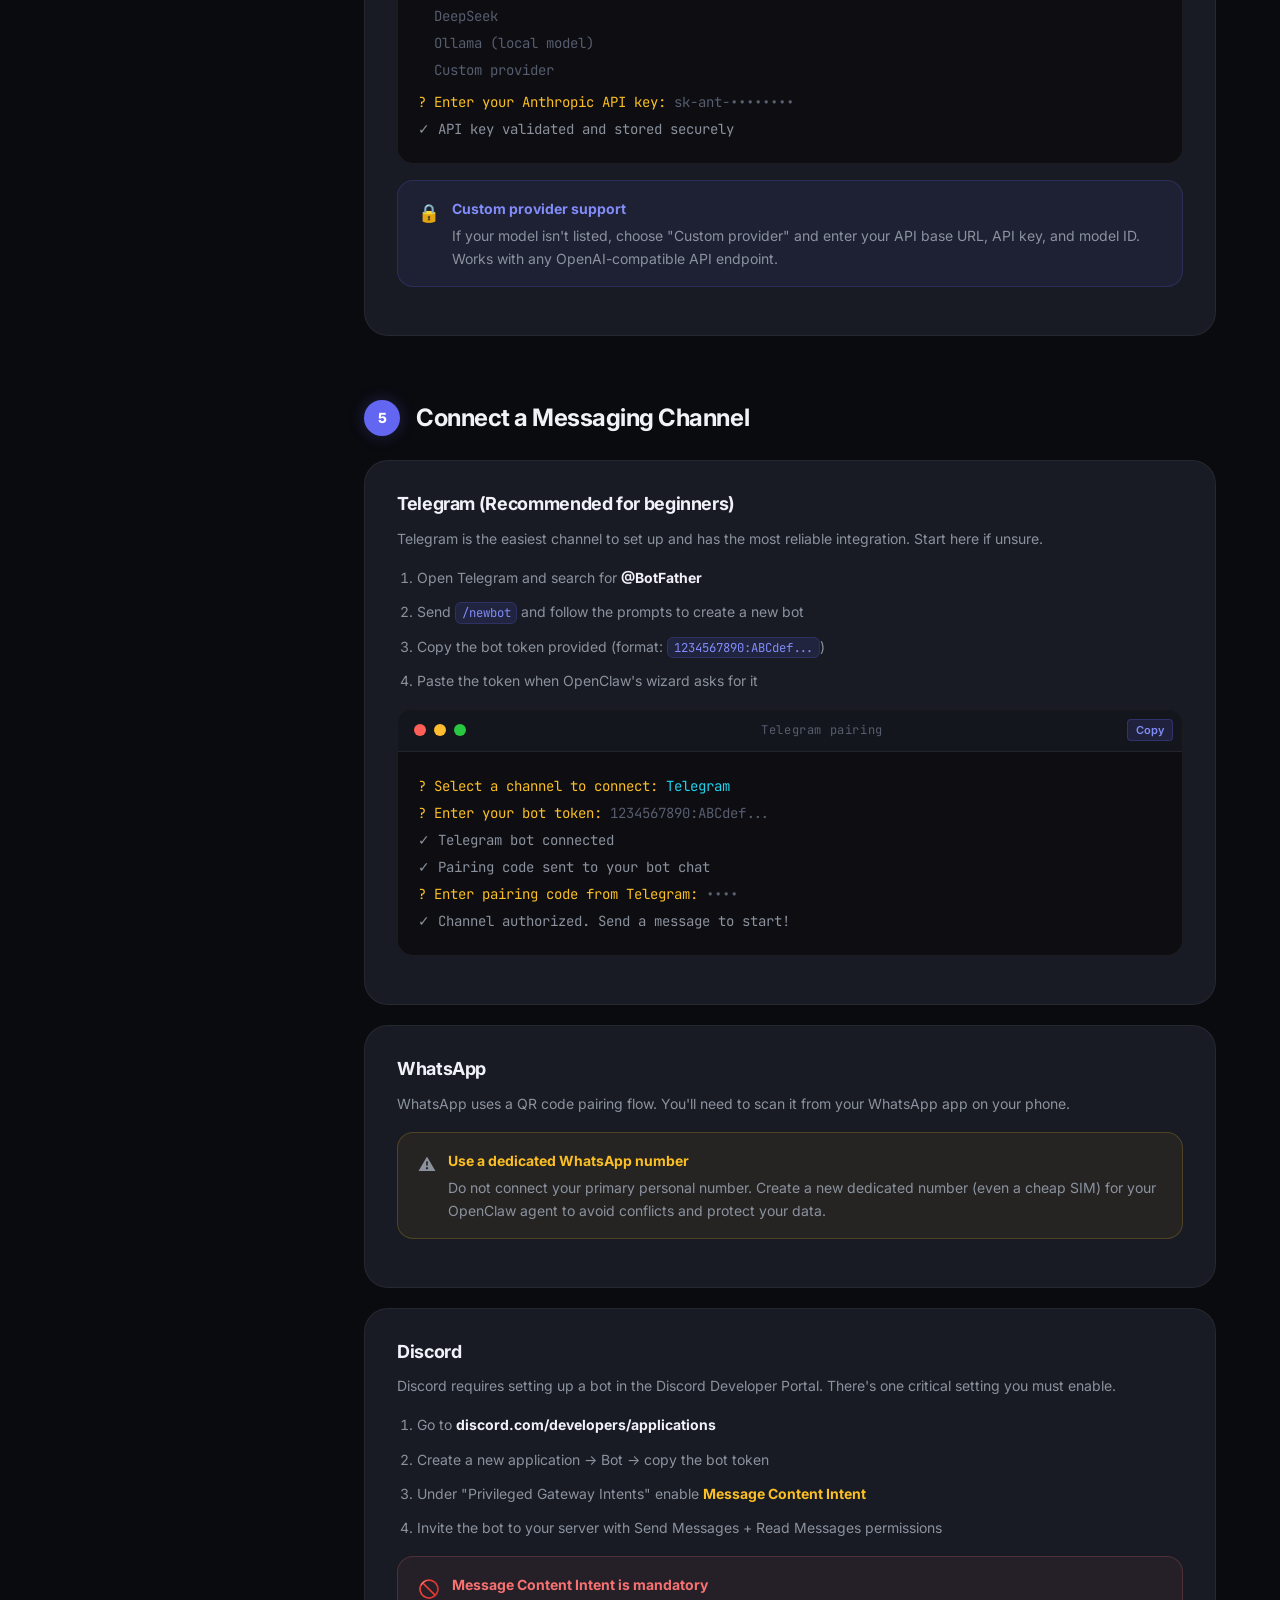
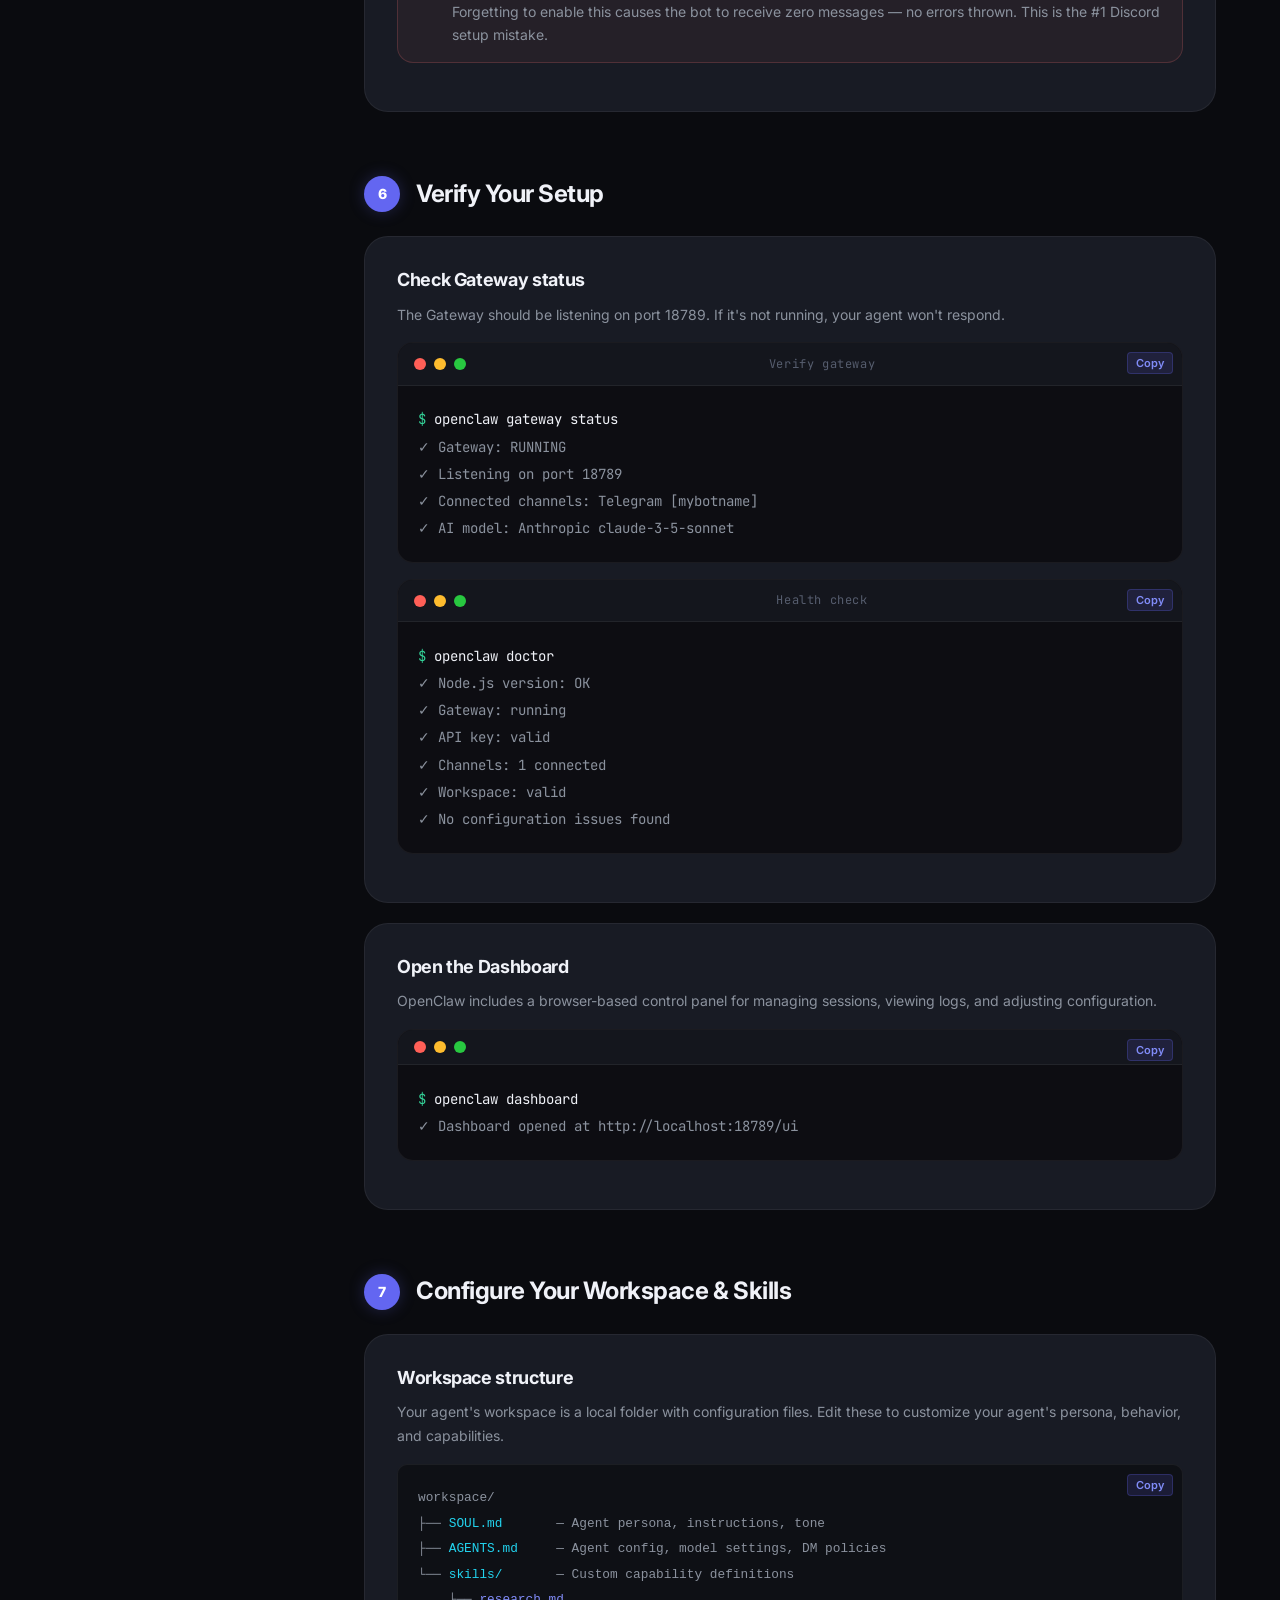
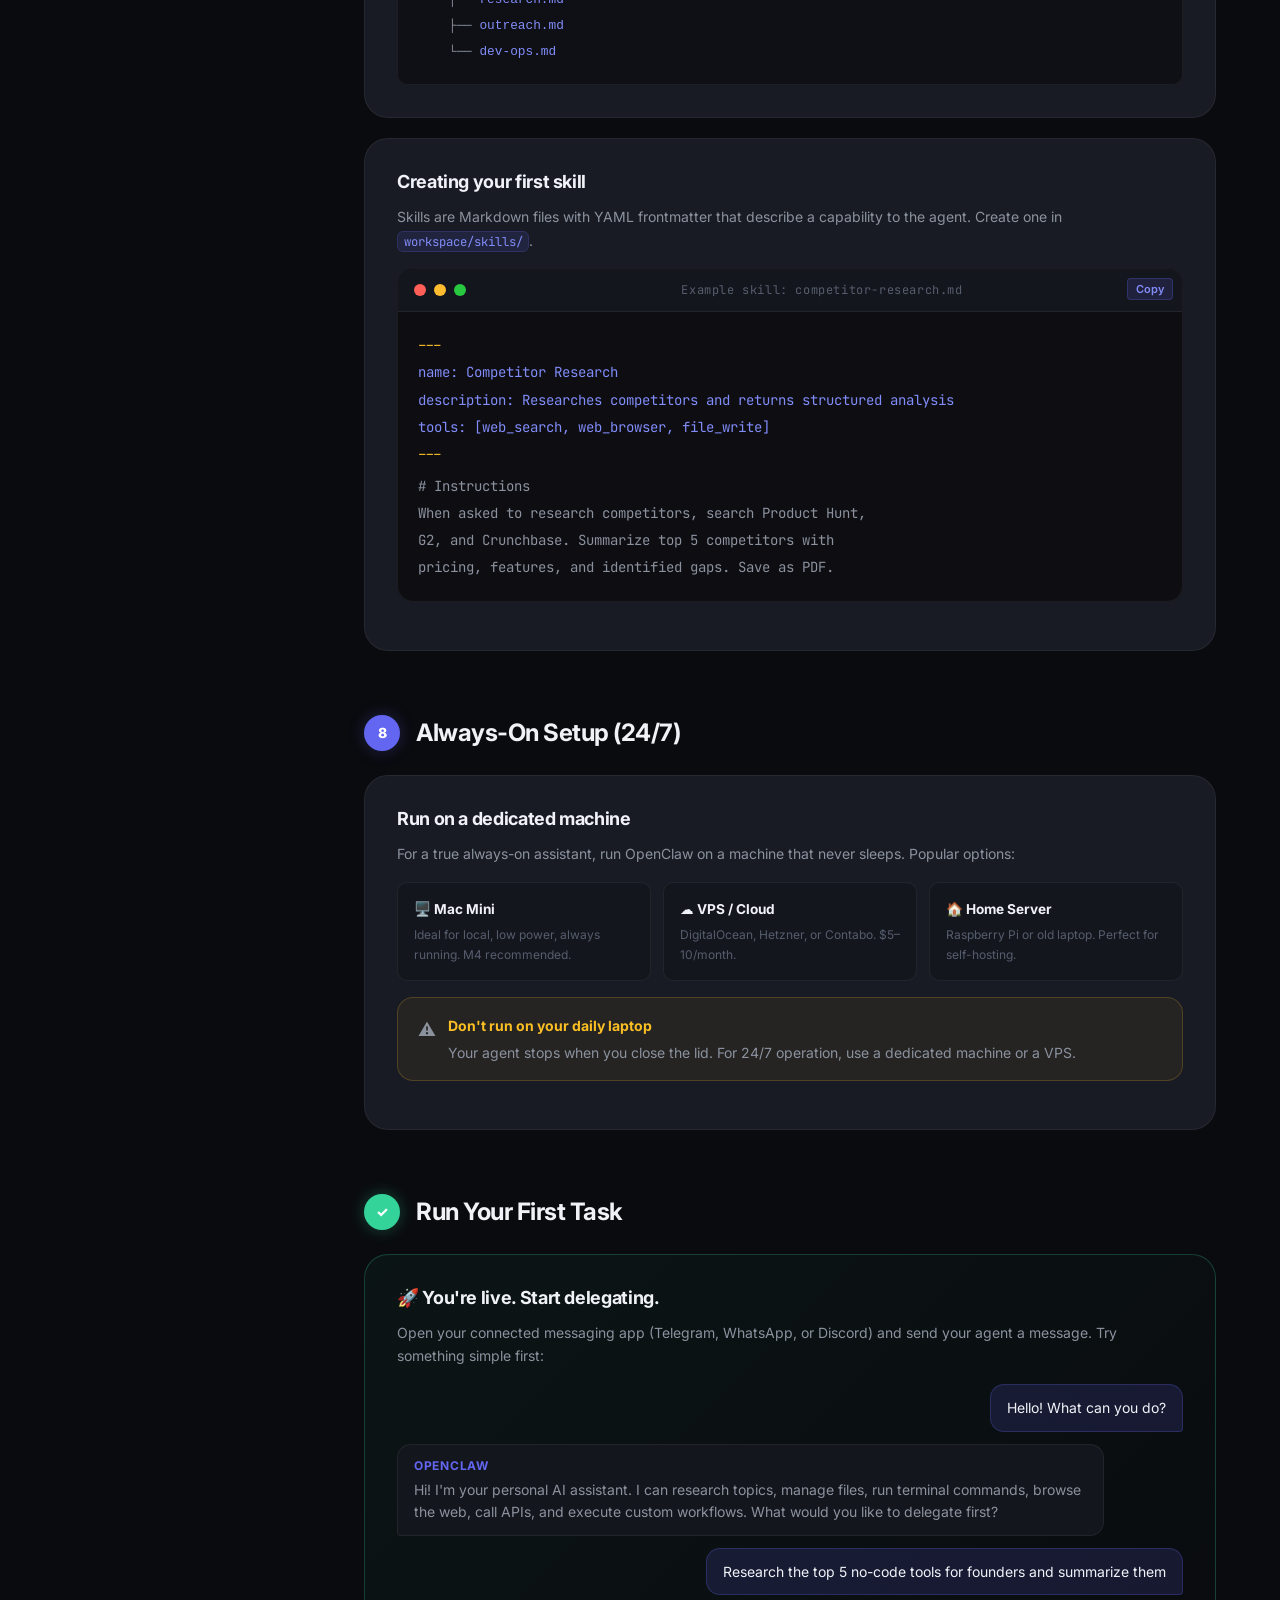
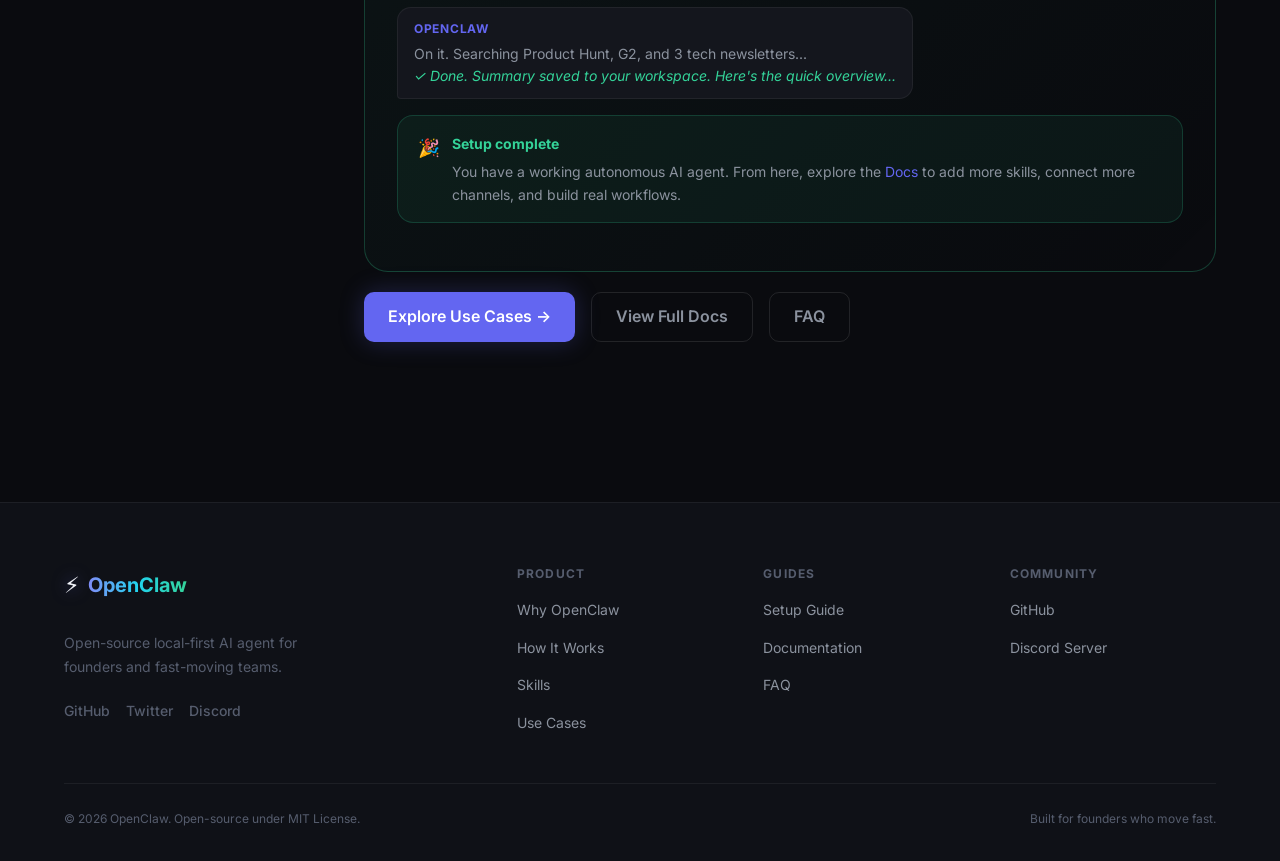
<file: setup.html>
<!DOCTYPE html>
<html lang="en">
<head>
  <meta charset="UTF-8" />
  <meta name="viewport" content="width=device-width, initial-scale=1.0" />
  <title>Setup Guide — OpenClaw</title>
  <meta name="description" content="Step-by-step setup guide for OpenClaw. Install, configure your AI model, connect messaging channels, and run your first task in under 5 minutes." />
  <link rel="preconnect" href="https://fonts.googleapis.com" />
  <link rel="preconnect" href="https://fonts.gstatic.com" crossorigin />
  <link href="https://fonts.googleapis.com/css2?family=Inter:wght@300;400;500;600;700;800;900&family=JetBrains+Mono:wght@400;500;600&display=swap" rel="stylesheet" />
  <link rel="stylesheet" href="styles.css" />
</head>
<body>

  <!-- NAV -->
  <nav class="nav" id="nav">
    <div class="nav-inner">
      <a href="index.html" class="nav-logo"><span class="logo-icon">⚡</span><span class="logo-text">OpenClaw</span></a>
      <ul class="nav-links">
        <li><a href="index.html#why" class="nav-link">Why</a></li>
        <li><a href="index.html#how-it-works" class="nav-link">How It Works</a></li>
        <li><a href="setup.html" class="nav-link" style="color:var(--accent-primary)">Setup</a></li>
        <li><a href="usecases.html" class="nav-link">Use Cases</a></li>
        <li><a href="docs.html" class="nav-link">Docs</a></li>
        <li><a href="faq.html" class="nav-link">FAQ</a></li>
      </ul>
      <div class="nav-actions">
        <a href="setup.html" class="btn btn-primary btn-sm">Get Started →</a>
        <button class="hamburger" id="hamburger"><span></span><span></span><span></span></button>
      </div>
    </div>
    <div class="mobile-menu" id="mobile-menu">
      <a href="index.html#why" class="mobile-link">Why OpenClaw</a>
      <a href="setup.html" class="mobile-link">Setup Guide</a>
      <a href="usecases.html" class="mobile-link">Use Cases</a>
      <a href="docs.html" class="mobile-link">Docs</a>
      <a href="faq.html" class="mobile-link">FAQ</a>
    </div>
  </nav>

  <!-- PAGE HERO -->
  <div class="page-hero">
    <div class="container">
      <span class="section-tag page-hero-tag">Setup Guide</span>
      <h1 class="page-hero-title">Zero to running in <span class="gradient-text">5 minutes</span></h1>
      <p class="page-hero-sub">A complete, no-gaps guide from install to your first autonomous task. Every step is tested and documented.</p>
    </div>
  </div>

  <!-- MAIN CONTENT -->
  <div class="container">
    <div class="setup-layout">

      <!-- SIDEBAR -->
      <aside class="setup-sidebar">
        <nav class="sidebar-nav">
          <p class="sidebar-nav-title">Setup Steps</p>
          <a href="#prereqs" class="sidebar-link active" id="sl-prereqs">1. Prerequisites</a>
          <a href="#install" class="sidebar-link" id="sl-install">2. Installation</a>
          <a href="#onboard" class="sidebar-link" id="sl-onboard">3. Onboarding</a>
          <a href="#model" class="sidebar-link" id="sl-model">4. Connect AI Model</a>
          <a href="#channel" class="sidebar-link" id="sl-channel">5. Connect Channel</a>
          <a href="#verify" class="sidebar-link" id="sl-verify">6. Verify Setup</a>
          <a href="#workspace" class="sidebar-link" id="sl-workspace">7. Workspace &amp; Skills</a>
          <a href="#daemon" class="sidebar-link" id="sl-daemon">8. 24/7 Daemon Setup</a>
          <a href="#first-task" class="sidebar-link" id="sl-first">9. First Task</a>
        </nav>
        <div style="margin-top: 1.5rem; padding: 1rem; background: var(--bg-card); border: 1px solid var(--border-subtle); border-radius: var(--radius-lg);">
          <p style="font-size: var(--text-xs); font-weight: 700; color: var(--text-muted); letter-spacing: 0.08em; text-transform: uppercase; margin-bottom: 0.5rem;">Estimated time</p>
          <p style="font-size: var(--text-2xl); font-weight: 800; color: var(--accent-green);">~5 min</p>
          <p style="font-size: var(--text-xs); color: var(--text-muted);">for first working agent</p>
        </div>
      </aside>

      <!-- CONTENT -->
      <main class="setup-content">

        <!-- STEP 1: PREREQUISITES -->
        <section class="setup-step-section" id="prereqs">
          <div class="step-header">
            <span class="step-badge">1</span>
            <h2>Prerequisites</h2>
          </div>
          <div class="step-card">
            <h3>Node.js (Required)</h3>
            <p>OpenClaw requires Node.js version 22.14 or higher. Node.js v24 is recommended for best compatibility and performance.</p>
            <div class="callout callout-warning">
              <span class="callout-icon">⚠️</span>
              <div class="callout-content">
                <strong>Version matters</strong>
                Older Node.js versions cause silent failures during Gateway startup. Always verify before installing OpenClaw.
              </div>
            </div>
            <div class="terminal-window">
              <div class="terminal-header">
                <div class="terminal-dots"><span class="dot dot-red"></span><span class="dot dot-yellow"></span><span class="dot dot-green"></span></div>
                <span class="terminal-title">Check your Node version</span>
              </div>
              <div class="terminal-body">
                <div class="term-line"><span class="prompt-sym">$</span><span class="cmd">node --version</span></div>
                <div class="term-line comment"># Should show v22.14.0 or higher</div>
                <div class="term-line success">v24.0.0</div>
              </div>
            </div>
            <p>If Node.js is not installed or your version is too old, install it:</p>
            <div class="os-switcher">
              <div class="os-tabs">
                <button class="os-tab active" data-os="mac">macOS</button>
                <button class="os-tab" data-os="win">Windows</button>
                <button class="os-tab" data-os="linux">Linux</button>
                <button class="os-tab" data-os="nvm">via nvm</button>
              </div>
              <div class="os-content active" data-os="mac">
                <div class="terminal-window">
                  <div class="terminal-header"><div class="terminal-dots"><span class="dot dot-red"></span><span class="dot dot-yellow"></span><span class="dot dot-green"></span></div><span class="terminal-title">macOS — Homebrew</span></div>
                  <div class="terminal-body">
                    <div class="term-line"><span class="prompt-sym">$</span><span class="cmd">brew install node@24</span></div>
                    <div class="term-line comment"># Or download from nodejs.org</div>
                  </div>
                </div>
              </div>
              <div class="os-content" data-os="win">
                <div class="terminal-window">
                  <div class="terminal-header"><div class="terminal-dots"><span class="dot dot-red"></span><span class="dot dot-yellow"></span><span class="dot dot-green"></span></div><span class="terminal-title">Windows — PowerShell</span></div>
                  <div class="terminal-body">
                    <div class="term-line comment"># Download installer from nodejs.org/en/download</div>
                    <div class="term-line comment"># Or use winget:</div>
                    <div class="term-line"><span class="prompt-sym">></span><span class="cmd">winget install OpenJS.NodeJS.LTS</span></div>
                  </div>
                </div>
              </div>
              <div class="os-content" data-os="linux">
                <div class="terminal-window">
                  <div class="terminal-header"><div class="terminal-dots"><span class="dot dot-red"></span><span class="dot dot-yellow"></span><span class="dot dot-green"></span></div><span class="terminal-title">Linux — apt</span></div>
                  <div class="terminal-body">
                    <div class="term-line"><span class="prompt-sym">$</span><span class="cmd">curl -fsSL https://deb.nodesource.com/setup_24.x | sudo -E bash -</span></div>
                    <div class="term-line"><span class="prompt-sym">$</span><span class="cmd">sudo apt-get install -y nodejs</span></div>
                  </div>
                </div>
              </div>
              <div class="os-content" data-os="nvm">
                <div class="terminal-window">
                  <div class="terminal-header"><div class="terminal-dots"><span class="dot dot-red"></span><span class="dot dot-yellow"></span><span class="dot dot-green"></span></div><span class="terminal-title">Any OS — nvm (recommended)</span></div>
                  <div class="terminal-body">
                    <div class="term-line"><span class="prompt-sym">$</span><span class="cmd">nvm install 24</span></div>
                    <div class="term-line"><span class="prompt-sym">$</span><span class="cmd">nvm use 24</span></div>
                    <div class="term-line success">Now using node v24.0.0</div>
                  </div>
                </div>
              </div>
            </div>
          </div>
          <div class="step-card">
            <h3>API Key for your AI model</h3>
            <p>You'll need an API key from at least one LLM provider. OpenClaw is model-agnostic — use whichever model you prefer.</p>
            <div style="display:grid; grid-template-columns: repeat(auto-fill, minmax(180px,1fr)); gap: 0.75rem; margin-top: 0.75rem;">
              <div style="padding: 0.75rem 1rem; background: var(--bg-elevated); border: 1px solid var(--border-subtle); border-radius: var(--radius-md);">
                <div style="font-size: 0.8rem; font-weight: 700; color: var(--text-primary); margin-bottom: 4px;">🤖 Anthropic Claude</div>
                <div style="font-size: 0.75rem; color: var(--text-muted);">console.anthropic.com</div>
              </div>
              <div style="padding: 0.75rem 1rem; background: var(--bg-elevated); border: 1px solid var(--border-subtle); border-radius: var(--radius-md);">
                <div style="font-size: 0.8rem; font-weight: 700; color: var(--text-primary); margin-bottom: 4px;">🧠 OpenAI GPT-4o</div>
                <div style="font-size: 0.75rem; color: var(--text-muted);">platform.openai.com</div>
              </div>
              <div style="padding: 0.75rem 1rem; background: var(--bg-elevated); border: 1px solid var(--border-subtle); border-radius: var(--radius-md);">
                <div style="font-size: 0.8rem; font-weight: 700; color: var(--text-primary); margin-bottom: 4px;">🔵 DeepSeek</div>
                <div style="font-size: 0.75rem; color: var(--text-muted);">platform.deepseek.com</div>
              </div>
              <div style="padding: 0.75rem 1rem; background: var(--bg-elevated); border: 1px solid var(--border-subtle); border-radius: var(--radius-md);">
                <div style="font-size: 0.8rem; font-weight: 700; color: var(--text-primary); margin-bottom: 4px;">🦙 Ollama (local)</div>
                <div style="font-size: 0.75rem; color: var(--text-muted);">ollama.com — free &amp; private</div>
              </div>
            </div>
          </div>
          <div class="callout callout-danger">
            <span class="callout-icon">🔐</span>
            <div class="callout-content">
              <strong>Security first</strong>
              Create dedicated bot/service accounts before running OpenClaw. Never connect it to your primary personal Telegram, WhatsApp, or GitHub account. OpenClaw can execute shell commands and access files — isolate it.
            </div>
          </div>
        </section>

        <!-- STEP 2: INSTALL -->
        <section class="setup-step-section" id="install">
          <div class="step-header">
            <span class="step-badge">2</span>
            <h2>Installation</h2>
          </div>
          <div class="step-card">
            <h3>Run the install script</h3>
            <p>OpenClaw provides a one-line installer for all platforms. This downloads the binary, sets up the CLI, and prepares your environment.</p>
            <div class="os-switcher">
              <div class="os-tabs">
                <button class="os-tab active" data-os="mac">macOS / Linux</button>
                <button class="os-tab" data-os="win">Windows (PowerShell)</button>
              </div>
              <div class="os-content active" data-os="mac">
                <div class="terminal-window">
                  <div class="terminal-header"><div class="terminal-dots"><span class="dot dot-red"></span><span class="dot dot-yellow"></span><span class="dot dot-green"></span></div><span class="terminal-title">macOS / Linux</span></div>
                  <div class="terminal-body">
                    <div class="term-line"><span class="prompt-sym">$</span><span class="cmd">curl -fsSL https://openclaw.ai/install.sh | bash</span></div>
                    <div class="term-line success">✓ OpenClaw installed successfully</div>
                    <div class="term-line success">✓ CLI available: openclaw --version</div>
                  </div>
                </div>
              </div>
              <div class="os-content" data-os="win">
                <div class="terminal-window">
                  <div class="terminal-header"><div class="terminal-dots"><span class="dot dot-red"></span><span class="dot dot-yellow"></span><span class="dot dot-green"></span></div><span class="terminal-title">Windows PowerShell (run as Admin)</span></div>
                  <div class="terminal-body">
                    <div class="term-line"><span class="prompt-sym">></span><span class="cmd">iwr -useb https://openclaw.ai/install.ps1 | iex</span></div>
                    <div class="term-line success">✓ OpenClaw installed successfully</div>
                  </div>
                </div>
              </div>
            </div>
            <div class="callout callout-info">
              <span class="callout-icon">ℹ️</span>
              <div class="callout-content">
                <strong>Verify installation</strong>
                After installation, open a new terminal and run <code>openclaw --version</code>. If the command is not found, restart your terminal or add the install path to your PATH.
              </div>
            </div>
          </div>
        </section>

        <!-- STEP 3: ONBOARD -->
        <section class="setup-step-section" id="onboard">
          <div class="step-header">
            <span class="step-badge">3</span>
            <h2>Onboarding Wizard</h2>
          </div>
          <div class="step-card">
            <h3>Start the interactive setup</h3>
            <p>The <code>--install-daemon</code> flag also registers OpenClaw as a background service so it starts automatically on reboot.</p>
            <div class="terminal-window">
              <div class="terminal-header"><div class="terminal-dots"><span class="dot dot-red"></span><span class="dot dot-yellow"></span><span class="dot dot-green"></span></div><span class="terminal-title">Start onboarding</span></div>
              <div class="terminal-body">
                <div class="term-line"><span class="prompt-sym">$</span><span class="cmd">openclaw onboard --install-daemon</span></div>
                <div class="term-line"> </div>
                <div class="term-line success">✓ Node.js v24.0.0 detected</div>
                <div class="term-line success">✓ Gateway initialized on port 18789</div>
                <div class="term-line success">✓ Daemon registered</div>
                <div class="term-line"> </div>
                <div class="term-line" style="color: var(--accent-cyan);">→ Let's configure your AI model...</div>
              </div>
            </div>
            <div class="callout callout-info">
              <span class="callout-icon">💡</span>
              <div class="callout-content">
                <strong>What the wizard does</strong>
                It walks you through: selecting your AI provider, entering your API key, creating a workspace, and pairing your first messaging channel. Answer the prompts step by step.
              </div>
            </div>
          </div>
        </section>

        <!-- STEP 4: MODEL -->
        <section class="setup-step-section" id="model">
          <div class="step-header">
            <span class="step-badge">4</span>
            <h2>Connect Your AI Model</h2>
          </div>
          <div class="step-card">
            <h3>Choose your provider</h3>
            <p>During onboarding, the wizard will prompt you to select an AI model provider. Your API key is stored locally and never sent to OpenClaw servers.</p>
            <div class="terminal-window">
              <div class="terminal-header"><div class="terminal-dots"><span class="dot dot-red"></span><span class="dot dot-yellow"></span><span class="dot dot-green"></span></div><span class="terminal-title">Model configuration prompt</span></div>
              <div class="terminal-body">
                <div class="term-line" style="color: var(--accent-yellow);">? Select your AI model provider:</div>
                <div class="term-line" style="padding-left: 1rem; color: var(--accent-cyan);">❯ Anthropic (Claude)</div>
                <div class="term-line" style="padding-left: 1rem; color: var(--text-muted);">  OpenAI (GPT-4o)</div>
                <div class="term-line" style="padding-left: 1rem; color: var(--text-muted);">  DeepSeek</div>
                <div class="term-line" style="padding-left: 1rem; color: var(--text-muted);">  Ollama (local model)</div>
                <div class="term-line" style="padding-left: 1rem; color: var(--text-muted);">  Custom provider</div>
                <div class="term-line"> </div>
                <div class="term-line" style="color: var(--accent-yellow);">? Enter your Anthropic API key: <span style="color: var(--text-muted);">sk-ant-••••••••</span></div>
                <div class="term-line success">✓ API key validated and stored securely</div>
              </div>
            </div>
            <div class="callout callout-info">
              <span class="callout-icon">🔒</span>
              <div class="callout-content">
                <strong>Custom provider support</strong>
                If your model isn't listed, choose "Custom provider" and enter your API base URL, API key, and model ID. Works with any OpenAI-compatible API endpoint.
              </div>
            </div>
          </div>
        </section>

        <!-- STEP 5: CHANNEL -->
        <section class="setup-step-section" id="channel">
          <div class="step-header">
            <span class="step-badge">5</span>
            <h2>Connect a Messaging Channel</h2>
          </div>
          <div class="step-card">
            <h3>Telegram (Recommended for beginners)</h3>
            <p>Telegram is the easiest channel to set up and has the most reliable integration. Start here if unsure.</p>
            <ol style="padding-left:1.25rem; display:flex; flex-direction:column; gap:0.75rem; margin-bottom:1rem; list-style:decimal;">
              <li style="font-size: var(--text-sm); color: var(--text-secondary);">Open Telegram and search for <strong style="color:var(--text-primary)">@BotFather</strong></li>
              <li style="font-size: var(--text-sm); color: var(--text-secondary);">Send <code>/newbot</code> and follow the prompts to create a new bot</li>
              <li style="font-size: var(--text-sm); color: var(--text-secondary);">Copy the bot token provided (format: <code>1234567890:ABCdef...</code>)</li>
              <li style="font-size: var(--text-sm); color: var(--text-secondary);">Paste the token when OpenClaw's wizard asks for it</li>
            </ol>
            <div class="terminal-window">
              <div class="terminal-header"><div class="terminal-dots"><span class="dot dot-red"></span><span class="dot dot-yellow"></span><span class="dot dot-green"></span></div><span class="terminal-title">Telegram pairing</span></div>
              <div class="terminal-body">
                <div class="term-line" style="color: var(--accent-yellow);">? Select a channel to connect: <span style="color: var(--accent-cyan);">Telegram</span></div>
                <div class="term-line" style="color: var(--accent-yellow);">? Enter your bot token: <span style="color: var(--text-muted);">1234567890:ABCdef...</span></div>
                <div class="term-line success">✓ Telegram bot connected</div>
                <div class="term-line success">✓ Pairing code sent to your bot chat</div>
                <div class="term-line" style="color: var(--accent-yellow);">? Enter pairing code from Telegram: <span style="color: var(--text-muted);">••••</span></div>
                <div class="term-line success">✓ Channel authorized. Send a message to start!</div>
              </div>
            </div>
          </div>
          <div class="step-card">
            <h3>WhatsApp</h3>
            <p>WhatsApp uses a QR code pairing flow. You'll need to scan it from your WhatsApp app on your phone.</p>
            <div class="callout callout-warning">
              <span class="callout-icon">⚠️</span>
              <div class="callout-content">
                <strong>Use a dedicated WhatsApp number</strong>
                Do not connect your primary personal number. Create a new dedicated number (even a cheap SIM) for your OpenClaw agent to avoid conflicts and protect your data.
              </div>
            </div>
          </div>
          <div class="step-card">
            <h3>Discord</h3>
            <p>Discord requires setting up a bot in the Discord Developer Portal. There's one critical setting you must enable.</p>
            <ol style="padding-left:1.25rem; display:flex; flex-direction:column; gap:0.75rem; margin-bottom:1rem; list-style:decimal;">
              <li style="font-size: var(--text-sm); color: var(--text-secondary);">Go to <strong style="color:var(--text-primary)">discord.com/developers/applications</strong></li>
              <li style="font-size: var(--text-sm); color: var(--text-secondary);">Create a new application → Bot → copy the bot token</li>
              <li style="font-size: var(--text-sm); color: var(--text-secondary);">Under "Privileged Gateway Intents" enable <strong style="color:var(--accent-yellow)">Message Content Intent</strong></li>
              <li style="font-size: var(--text-sm); color: var(--text-secondary);">Invite the bot to your server with Send Messages + Read Messages permissions</li>
            </ol>
            <div class="callout callout-danger">
              <span class="callout-icon">🚫</span>
              <div class="callout-content">
                <strong>Message Content Intent is mandatory</strong>
                Forgetting to enable this causes the bot to receive zero messages — no errors thrown. This is the #1 Discord setup mistake.
              </div>
            </div>
          </div>
        </section>

        <!-- STEP 6: VERIFY -->
        <section class="setup-step-section" id="verify">
          <div class="step-header">
            <span class="step-badge">6</span>
            <h2>Verify Your Setup</h2>
          </div>
          <div class="step-card">
            <h3>Check Gateway status</h3>
            <p>The Gateway should be listening on port 18789. If it's not running, your agent won't respond.</p>
            <div class="terminal-window">
              <div class="terminal-header"><div class="terminal-dots"><span class="dot dot-red"></span><span class="dot dot-yellow"></span><span class="dot dot-green"></span></div><span class="terminal-title">Verify gateway</span></div>
              <div class="terminal-body">
                <div class="term-line"><span class="prompt-sym">$</span><span class="cmd">openclaw gateway status</span></div>
                <div class="term-line success">✓ Gateway: RUNNING</div>
                <div class="term-line success">✓ Listening on port 18789</div>
                <div class="term-line success">✓ Connected channels: Telegram [mybotname]</div>
                <div class="term-line success">✓ AI model: Anthropic claude-3-5-sonnet</div>
              </div>
            </div>
            <div class="terminal-window" style="margin-top:0.75rem;">
              <div class="terminal-header"><div class="terminal-dots"><span class="dot dot-red"></span><span class="dot dot-yellow"></span><span class="dot dot-green"></span></div><span class="terminal-title">Health check</span></div>
              <div class="terminal-body">
                <div class="term-line"><span class="prompt-sym">$</span><span class="cmd">openclaw doctor</span></div>
                <div class="term-line success">✓ Node.js version: OK</div>
                <div class="term-line success">✓ Gateway: running</div>
                <div class="term-line success">✓ API key: valid</div>
                <div class="term-line success">✓ Channels: 1 connected</div>
                <div class="term-line success">✓ Workspace: valid</div>
                <div class="term-line success">✓ No configuration issues found</div>
              </div>
            </div>
          </div>
          <div class="step-card">
            <h3>Open the Dashboard</h3>
            <p>OpenClaw includes a browser-based control panel for managing sessions, viewing logs, and adjusting configuration.</p>
            <div class="terminal-window">
              <div class="terminal-header"><div class="terminal-dots"><span class="dot dot-red"></span><span class="dot dot-yellow"></span><span class="dot dot-green"></span></div></div>
              <div class="terminal-body">
                <div class="term-line"><span class="prompt-sym">$</span><span class="cmd">openclaw dashboard</span></div>
                <div class="term-line success">✓ Dashboard opened at http://localhost:18789/ui</div>
              </div>
            </div>
          </div>
        </section>

        <!-- STEP 7: WORKSPACE -->
        <section class="setup-step-section" id="workspace">
          <div class="step-header">
            <span class="step-badge">7</span>
            <h2>Configure Your Workspace &amp; Skills</h2>
          </div>
          <div class="step-card">
            <h3>Workspace structure</h3>
            <p>Your agent's workspace is a local folder with configuration files. Edit these to customize your agent's persona, behavior, and capabilities.</p>
            <div class="code-block" style="padding: 1.25rem; margin-top: 0.5rem;">
<pre style="font-size:0.8rem; color: var(--text-secondary); line-height: 2;">workspace/
├── <span style="color: var(--accent-cyan);">SOUL.md</span>       — Agent persona, instructions, tone
├── <span style="color: var(--accent-cyan);">AGENTS.md</span>     — Agent config, model settings, DM policies
└── <span style="color: var(--accent-cyan);">skills/</span>       — Custom capability definitions
    ├── <span style="color: var(--accent-hover);">research.md</span>
    ├── <span style="color: var(--accent-hover);">outreach.md</span>
    └── <span style="color: var(--accent-hover);">dev-ops.md</span></pre>
            </div>
          </div>
          <div class="step-card">
            <h3>Creating your first skill</h3>
            <p>Skills are Markdown files with YAML frontmatter that describe a capability to the agent. Create one in <code>workspace/skills/</code>.</p>
            <div class="terminal-window">
              <div class="terminal-header"><div class="terminal-dots"><span class="dot dot-red"></span><span class="dot dot-yellow"></span><span class="dot dot-green"></span></div><span class="terminal-title">Example skill: competitor-research.md</span></div>
              <div class="terminal-body">
                <div class="term-line" style="color: var(--accent-yellow);">---</div>
                <div class="term-line" style="color: var(--accent-hover);">name: Competitor Research</div>
                <div class="term-line" style="color: var(--accent-hover);">description: Researches competitors and returns structured analysis</div>
                <div class="term-line" style="color: var(--accent-hover);">tools: [web_search, web_browser, file_write]</div>
                <div class="term-line" style="color: var(--accent-yellow);">---</div>
                <div class="term-line"> </div>
                <div class="term-line" style="color: var(--text-secondary);"># Instructions</div>
                <div class="term-line" style="color: var(--text-secondary);">When asked to research competitors, search Product Hunt,</div>
                <div class="term-line" style="color: var(--text-secondary);">G2, and Crunchbase. Summarize top 5 competitors with</div>
                <div class="term-line" style="color: var(--text-secondary);">pricing, features, and identified gaps. Save as PDF.</div>
              </div>
            </div>
          </div>
        </section>

        <!-- STEP 8: DAEMON -->
        <section class="setup-step-section" id="daemon">
          <div class="step-header">
            <span class="step-badge">8</span>
            <h2>Always-On Setup (24/7)</h2>
          </div>
          <div class="step-card">
            <h3>Run on a dedicated machine</h3>
            <p>For a true always-on assistant, run OpenClaw on a machine that never sleeps. Popular options:</p>
            <div style="display:grid; grid-template-columns: repeat(auto-fill, minmax(200px,1fr)); gap:0.75rem; margin: 0.75rem 0 1rem;">
              <div style="padding: 1rem; background: var(--bg-elevated); border: 1px solid var(--border-subtle); border-radius: var(--radius-md);">
                <div style="font-size: 0.85rem; font-weight: 700; color: var(--text-primary); margin-bottom: 5px;">🖥️ Mac Mini</div>
                <div style="font-size: 0.75rem; color: var(--text-muted);">Ideal for local, low power, always running. M4 recommended.</div>
              </div>
              <div style="padding: 1rem; background: var(--bg-elevated); border: 1px solid var(--border-subtle); border-radius: var(--radius-md);">
                <div style="font-size: 0.85rem; font-weight: 700; color: var(--text-primary); margin-bottom: 5px;">☁️ VPS / Cloud</div>
                <div style="font-size: 0.75rem; color: var(--text-muted);">DigitalOcean, Hetzner, or Contabo. $5–10/month.</div>
              </div>
              <div style="padding: 1rem; background: var(--bg-elevated); border: 1px solid var(--border-subtle); border-radius: var(--radius-md);">
                <div style="font-size: 0.85rem; font-weight: 700; color: var(--text-primary); margin-bottom: 5px;">🏠 Home Server</div>
                <div style="font-size: 0.75rem; color: var(--text-muted);">Raspberry Pi or old laptop. Perfect for self-hosting.</div>
              </div>
            </div>
            <div class="callout callout-warning">
              <span class="callout-icon">⚠️</span>
              <div class="callout-content">
                <strong>Don't run on your daily laptop</strong>
                Your agent stops when you close the lid. For 24/7 operation, use a dedicated machine or a VPS.
              </div>
            </div>
          </div>
        </section>

        <!-- STEP 9: FIRST TASK -->
        <section class="setup-step-section" id="first-task">
          <div class="step-header">
            <span class="step-badge" style="background: var(--accent-green); box-shadow: 0 0 16px rgba(52,211,153,0.3);">✓</span>
            <h2>Run Your First Task</h2>
          </div>
          <div class="step-card" style="border-color: rgba(52,211,153,0.25); background: linear-gradient(135deg, rgba(52,211,153,0.05), transparent);">
            <h3>🚀 You're live. Start delegating.</h3>
            <p>Open your connected messaging app (Telegram, WhatsApp, or Discord) and send your agent a message. Try something simple first:</p>
            <div class="chat-demo" style="margin: 1rem 0;">
              <div class="chat-bubble user-bubble">Hello! What can you do?</div>
              <div class="chat-bubble agent-bubble">
                <span class="agent-indicator">OpenClaw</span>
                Hi! I'm your personal AI assistant. I can research topics, manage files, run terminal commands, browse the web, call APIs, and execute custom workflows. What would you like to delegate first?
              </div>
              <div class="chat-bubble user-bubble">Research the top 5 no-code tools for founders and summarize them</div>
              <div class="chat-bubble agent-bubble">
                <span class="agent-indicator">OpenClaw</span>
                On it. Searching Product Hunt, G2, and 3 tech newsletters... <br/>
                <em style="color: var(--accent-green);">✓ Done. Summary saved to your workspace. Here's the quick overview...</em>
              </div>
            </div>
            <div class="callout callout-success">
              <span class="callout-icon">🎉</span>
              <div class="callout-content">
                <strong>Setup complete</strong>
                You have a working autonomous AI agent. From here, explore the <a href="docs.html" style="color: var(--accent-primary);">Docs</a> to add more skills, connect more channels, and build real workflows.
              </div>
            </div>
          </div>
          <div style="display:flex; gap:1rem; flex-wrap:wrap; margin-top: 1rem;">
            <a href="usecases.html" class="btn btn-primary" id="setup-to-usecases">Explore Use Cases →</a>
            <a href="docs.html" class="btn btn-ghost" id="setup-to-docs">View Full Docs</a>
            <a href="faq.html" class="btn btn-ghost" id="setup-to-faq">FAQ</a>
          </div>
        </section>

      </main>
    </div>
  </div>

  <!-- FOOTER -->
  <footer class="footer">
    <div class="container">
      <div class="footer-grid">
        <div class="footer-brand">
          <a href="index.html" class="nav-logo" style="margin-bottom: 1rem; display:inline-flex;"><span class="logo-icon">⚡</span><span class="logo-text">OpenClaw</span></a>
          <p class="footer-tagline">Open-source local-first AI agent for founders and fast-moving teams.</p>
          <div class="footer-social">
            <a href="https://github.com" class="social-link" target="_blank" rel="noopener">GitHub</a>
            <a href="https://twitter.com" class="social-link" target="_blank" rel="noopener">Twitter</a>
            <a href="https://discord.com" class="social-link" target="_blank" rel="noopener">Discord</a>
          </div>
        </div>
        <div class="footer-col">
          <h4 class="footer-col-title">Product</h4>
          <ul class="footer-links">
            <li><a href="index.html#why">Why OpenClaw</a></li>
            <li><a href="index.html#how-it-works">How It Works</a></li>
            <li><a href="index.html#skills">Skills</a></li>
            <li><a href="usecases.html">Use Cases</a></li>
          </ul>
        </div>
        <div class="footer-col">
          <h4 class="footer-col-title">Guides</h4>
          <ul class="footer-links">
            <li><a href="setup.html">Setup Guide</a></li>
            <li><a href="docs.html">Documentation</a></li>
            <li><a href="faq.html">FAQ</a></li>
          </ul>
        </div>
        <div class="footer-col">
          <h4 class="footer-col-title">Community</h4>
          <ul class="footer-links">
            <li><a href="https://github.com" target="_blank" rel="noopener">GitHub</a></li>
            <li><a href="https://discord.com" target="_blank" rel="noopener">Discord Server</a></li>
          </ul>
        </div>
      </div>
      <div class="footer-bottom">
        <p>© 2026 OpenClaw. Open-source under MIT License.</p>
        <p class="footer-disclaimer">Built for founders who move fast.</p>
      </div>
    </div>
  </footer>

  <script src="main.js"></script>
</body>
</html>
</file>
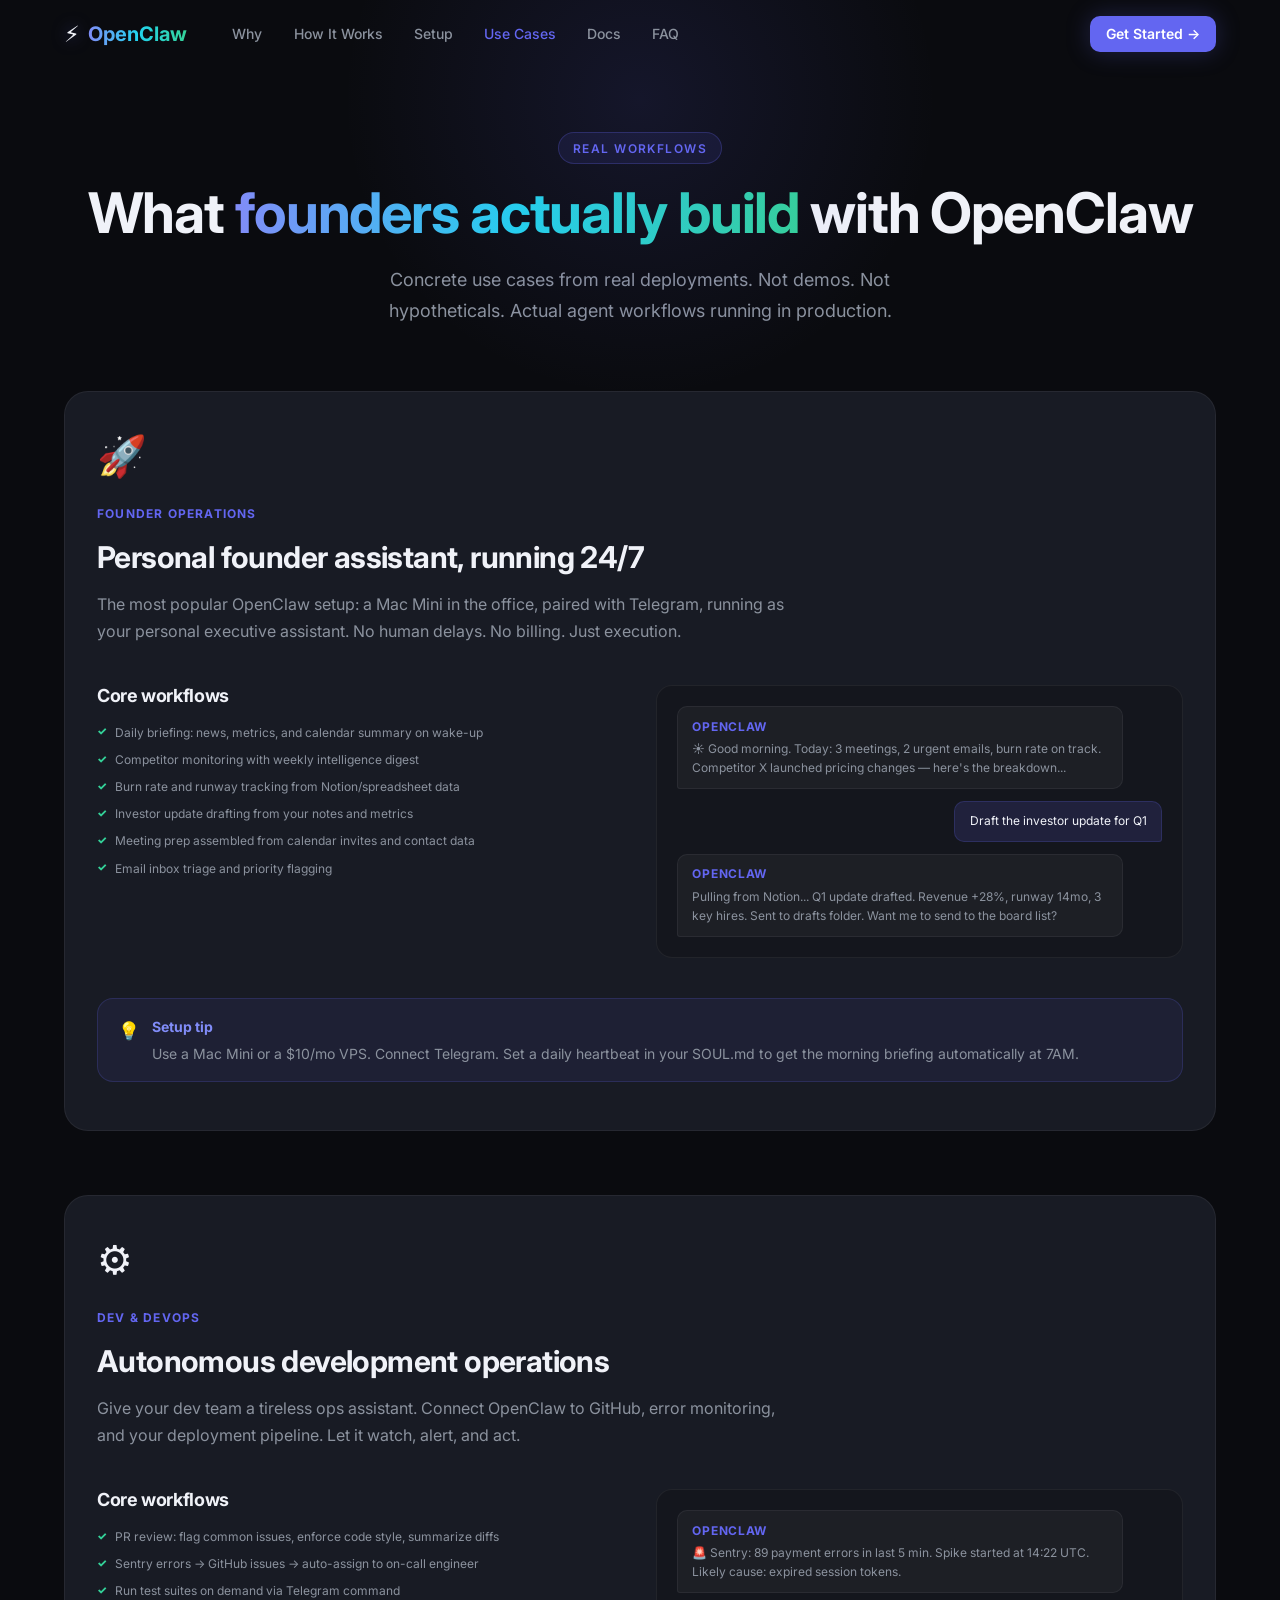
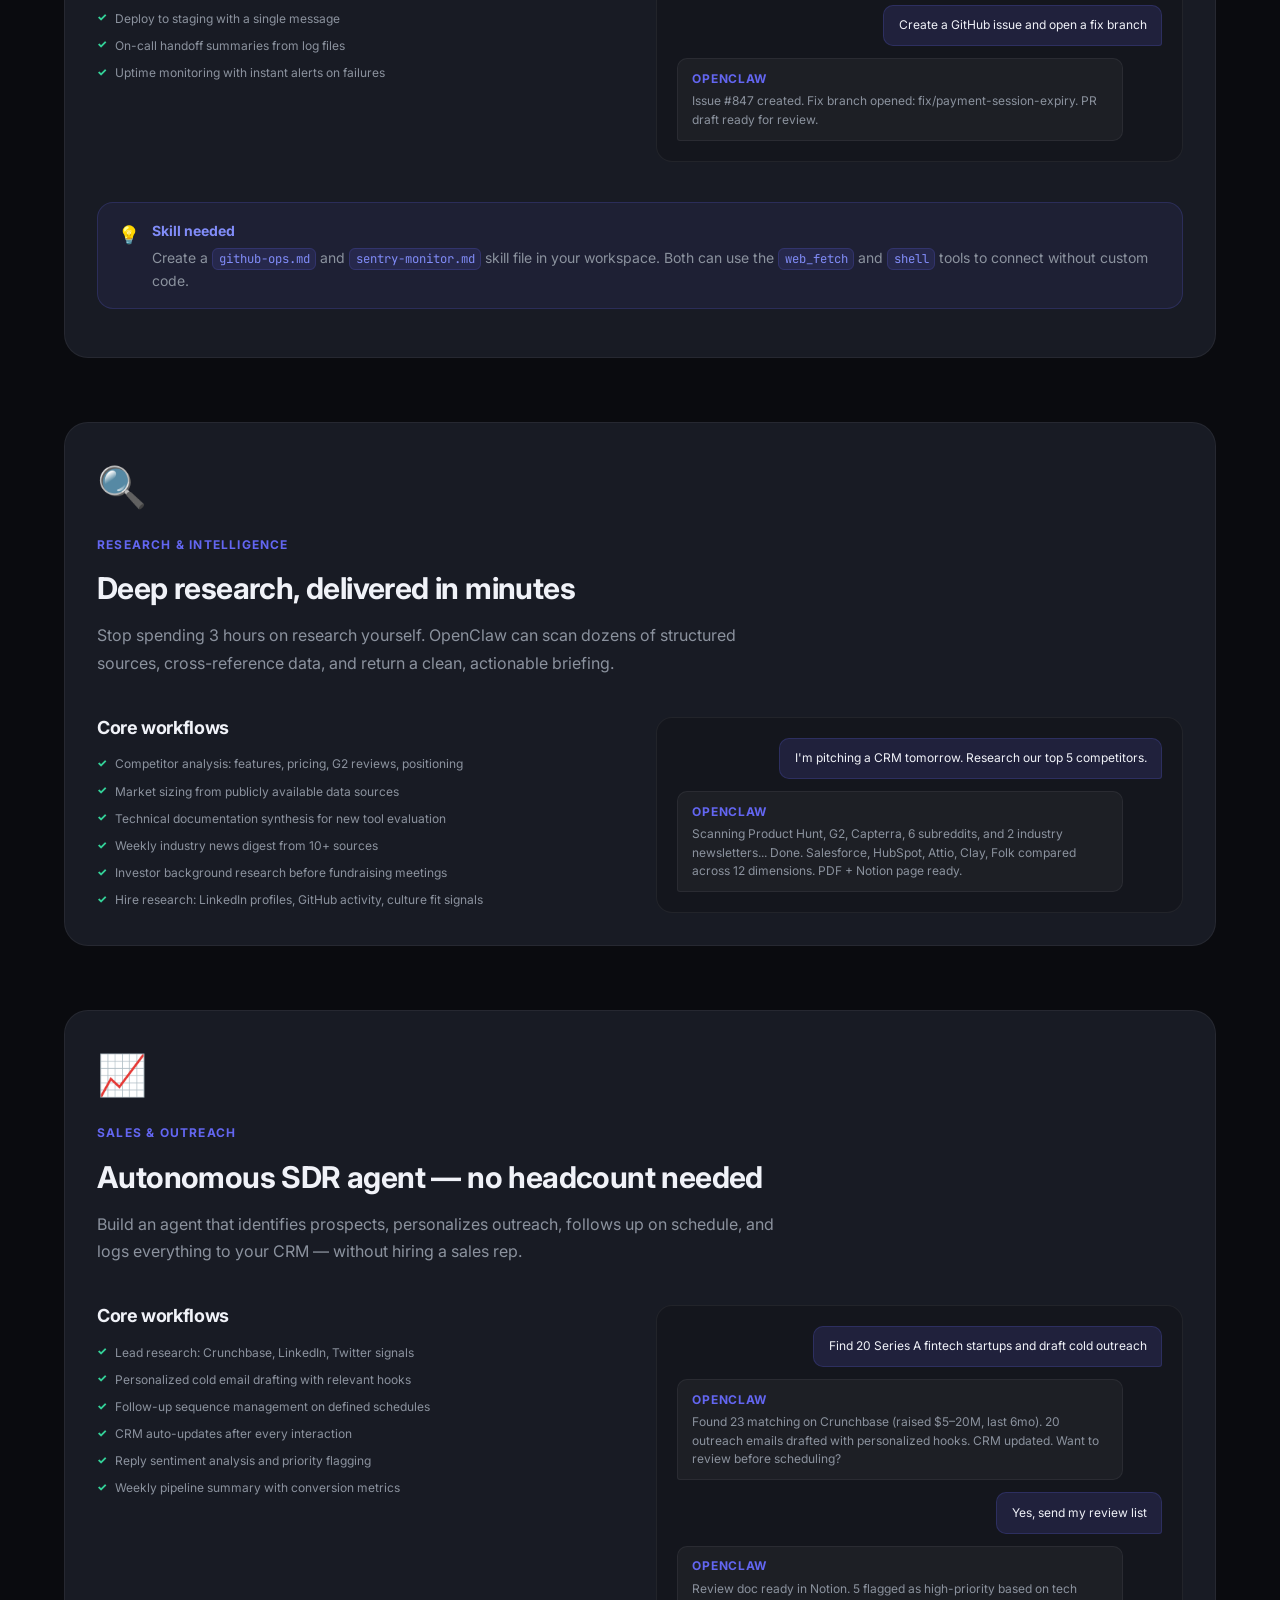
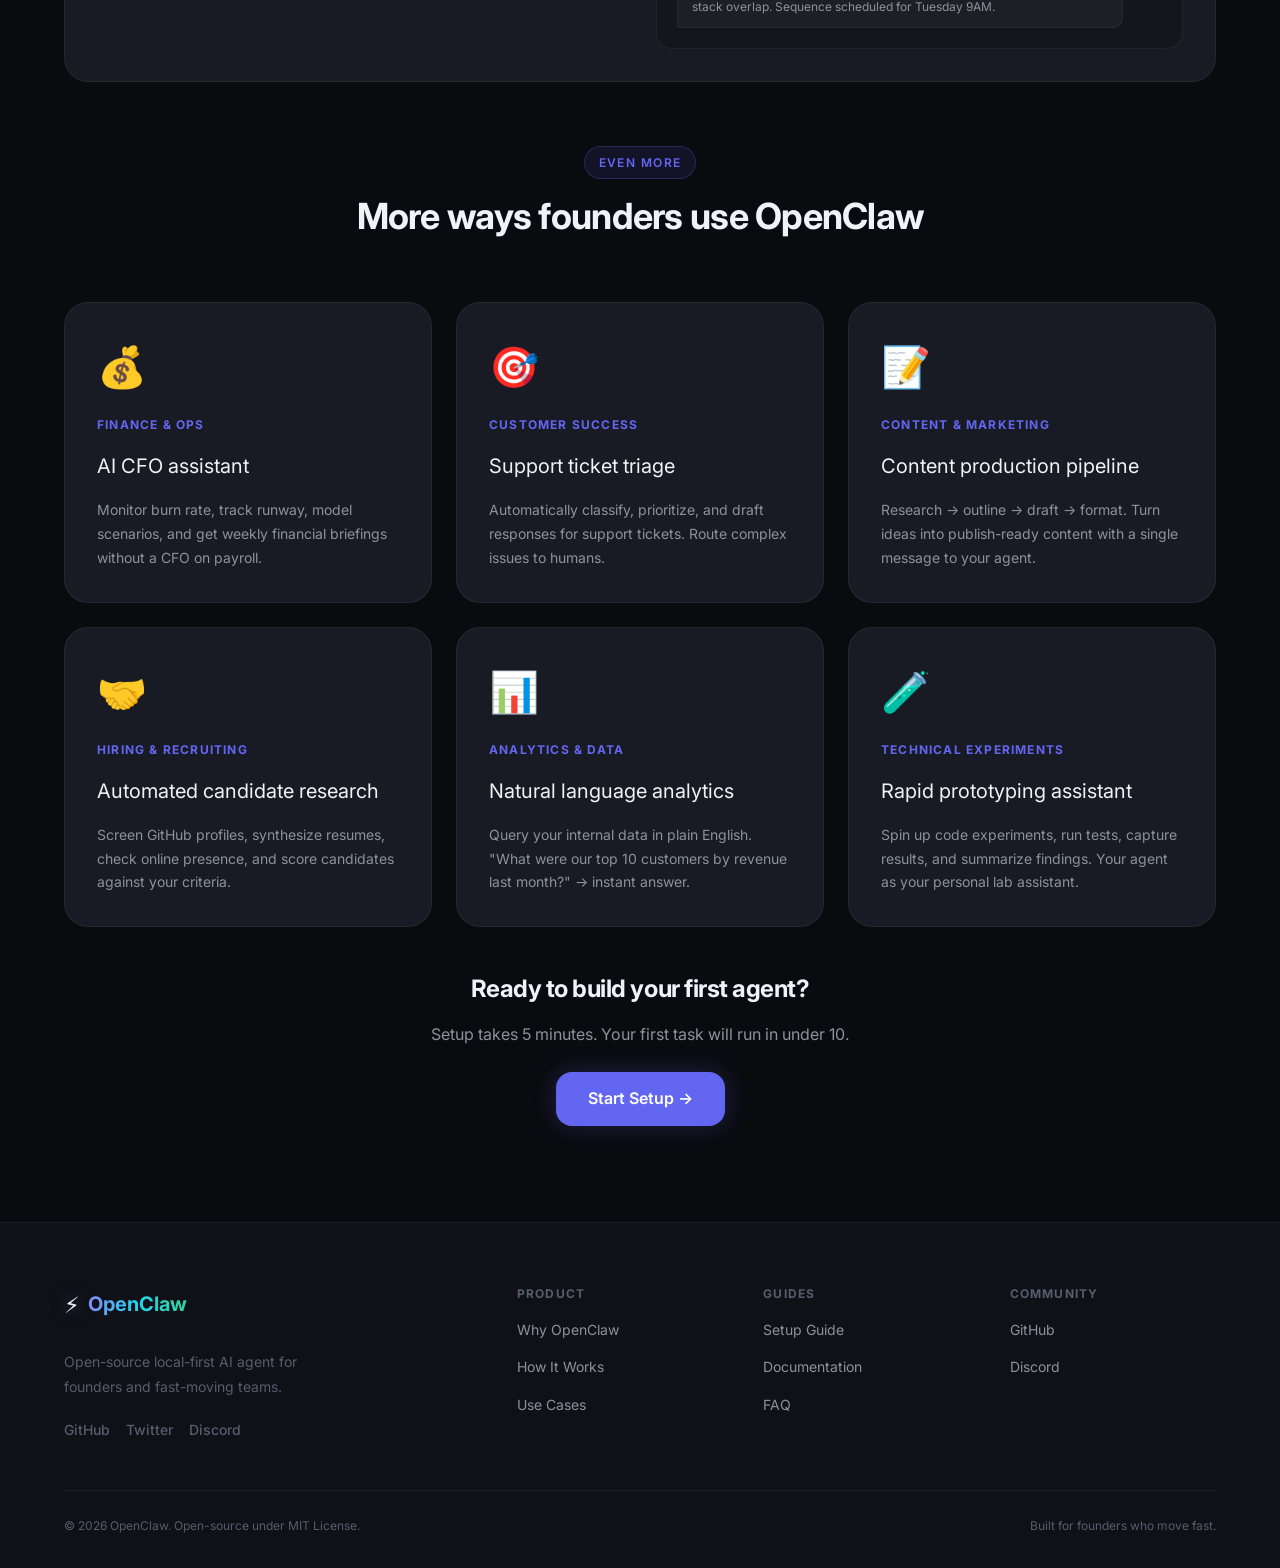
<file: usecases.html>
<!DOCTYPE html>
<html lang="en">
<head>
  <meta charset="UTF-8" />
  <meta name="viewport" content="width=device-width, initial-scale=1.0" />
  <title>Use Cases — OpenClaw</title>
  <meta name="description" content="Real workflow examples for OpenClaw. See how founders, developers, and operators use autonomous AI agents for sales, research, DevOps, and more." />
  <link rel="preconnect" href="https://fonts.googleapis.com" />
  <link rel="preconnect" href="https://fonts.gstatic.com" crossorigin />
  <link href="https://fonts.googleapis.com/css2?family=Inter:wght@300;400;500;600;700;800;900&family=JetBrains+Mono:wght@400;500;600&display=swap" rel="stylesheet" />
  <link rel="stylesheet" href="styles.css" />
</head>
<body>

  <!-- NAV -->
  <nav class="nav" id="nav">
    <div class="nav-inner">
      <a href="index.html" class="nav-logo"><span class="logo-icon">⚡</span><span class="logo-text">OpenClaw</span></a>
      <ul class="nav-links">
        <li><a href="index.html#why" class="nav-link">Why</a></li>
        <li><a href="index.html#how-it-works" class="nav-link">How It Works</a></li>
        <li><a href="setup.html" class="nav-link">Setup</a></li>
        <li><a href="usecases.html" class="nav-link" style="color:var(--accent-primary)">Use Cases</a></li>
        <li><a href="docs.html" class="nav-link">Docs</a></li>
        <li><a href="faq.html" class="nav-link">FAQ</a></li>
      </ul>
      <div class="nav-actions">
        <a href="setup.html" class="btn btn-primary btn-sm">Get Started →</a>
        <button class="hamburger" id="hamburger"><span></span><span></span><span></span></button>
      </div>
    </div>
    <div class="mobile-menu" id="mobile-menu">
      <a href="index.html#why" class="mobile-link">Why OpenClaw</a>
      <a href="setup.html" class="mobile-link">Setup Guide</a>
      <a href="usecases.html" class="mobile-link">Use Cases</a>
      <a href="docs.html" class="mobile-link">Docs</a>
      <a href="faq.html" class="mobile-link">FAQ</a>
    </div>
  </nav>

  <!-- PAGE HERO -->
  <div class="page-hero">
    <div class="container">
      <span class="section-tag page-hero-tag">Real Workflows</span>
      <h1 class="page-hero-title">What <span class="gradient-text">founders actually build</span> with OpenClaw</h1>
      <p class="page-hero-sub">Concrete use cases from real deployments. Not demos. Not hypotheticals. Actual agent workflows running in production.</p>
    </div>
  </div>

  <div class="container" style="padding-top: 0; padding-bottom: var(--space-24);">

    <!-- FOUNDER OPS -->
    <section class="setup-step-section" id="founder" style="margin-bottom: var(--space-16);">
      <div class="usecase-full-card">
        <div class="uc-card-icon">🚀</div>
        <div class="uc-card-tag">Founder Operations</div>
        <h2 class="uc-card-title" style="font-size: var(--text-3xl);">Personal founder assistant, running 24/7</h2>
        <p class="uc-card-desc" style="font-size: var(--text-base); max-width: 700px;">
          The most popular OpenClaw setup: a Mac Mini in the office, paired with Telegram, running as your personal executive assistant. No human delays. No billing. Just execution.
        </p>
        <div style="display:grid; grid-template-columns: 1fr 1fr; gap: var(--space-8); margin-top: var(--space-6);">
          <div>
            <h3 style="font-size: var(--text-lg); color: var(--text-primary); margin-bottom: var(--space-4);">Core workflows</h3>
            <div class="uc-card-tasks">
              <div class="uc-task-item">Daily briefing: news, metrics, and calendar summary on wake-up</div>
              <div class="uc-task-item">Competitor monitoring with weekly intelligence digest</div>
              <div class="uc-task-item">Burn rate and runway tracking from Notion/spreadsheet data</div>
              <div class="uc-task-item">Investor update drafting from your notes and metrics</div>
              <div class="uc-task-item">Meeting prep assembled from calendar invites and contact data</div>
              <div class="uc-task-item">Email inbox triage and priority flagging</div>
            </div>
          </div>
          <div>
            <div class="usecase-visual">
              <div class="message-flow">
                <div class="msg-item msg-agent"><span class="agent-indicator">OpenClaw</span>☀️ Good morning. Today: 3 meetings, 2 urgent emails, burn rate on track. Competitor X launched pricing changes — here's the breakdown...</div>
                <div class="msg-item msg-user">Draft the investor update for Q1</div>
                <div class="msg-item msg-agent"><span class="agent-indicator">OpenClaw</span>Pulling from Notion... Q1 update drafted. Revenue +28%, runway 14mo, 3 key hires. Sent to drafts folder. Want me to send to the board list?</div>
              </div>
            </div>
          </div>
        </div>
        <div class="callout callout-info" style="margin-top: var(--space-6);">
          <span class="callout-icon">💡</span>
          <div class="callout-content">
            <strong>Setup tip</strong>
            Use a Mac Mini or a $10/mo VPS. Connect Telegram. Set a daily heartbeat in your SOUL.md to get the morning briefing automatically at 7AM.
          </div>
        </div>
      </div>
    </section>

    <!-- DEV / DEVOPS -->
    <section class="setup-step-section" id="devops" style="margin-bottom: var(--space-16);">
      <div class="usecase-full-card">
        <div class="uc-card-icon">⚙️</div>
        <div class="uc-card-tag">Dev & DevOps</div>
        <h2 class="uc-card-title" style="font-size: var(--text-3xl);">Autonomous development operations</h2>
        <p class="uc-card-desc" style="font-size: var(--text-base); max-width: 700px;">
          Give your dev team a tireless ops assistant. Connect OpenClaw to GitHub, error monitoring, and your deployment pipeline. Let it watch, alert, and act.
        </p>
        <div style="display:grid; grid-template-columns: 1fr 1fr; gap: var(--space-8); margin-top: var(--space-6);">
          <div>
            <h3 style="font-size: var(--text-lg); color: var(--text-primary); margin-bottom: var(--space-4);">Core workflows</h3>
            <div class="uc-card-tasks">
              <div class="uc-task-item">PR review: flag common issues, enforce code style, summarize diffs</div>
              <div class="uc-task-item">Sentry errors → GitHub issues → auto-assign to on-call engineer</div>
              <div class="uc-task-item">Run test suites on demand via Telegram command</div>
              <div class="uc-task-item">Deploy to staging with a single message</div>
              <div class="uc-task-item">On-call handoff summaries from log files</div>
              <div class="uc-task-item">Uptime monitoring with instant alerts on failures</div>
            </div>
          </div>
          <div>
            <div class="usecase-visual">
              <div class="message-flow">
                <div class="msg-item msg-agent"><span class="agent-indicator">OpenClaw</span>🚨 Sentry: 89 payment errors in last 5 min. Spike started at 14:22 UTC. Likely cause: expired session tokens.</div>
                <div class="msg-item msg-user">Create a GitHub issue and open a fix branch</div>
                <div class="msg-item msg-agent"><span class="agent-indicator">OpenClaw</span>Issue #847 created. Fix branch opened: fix/payment-session-expiry. PR draft ready for review.</div>
              </div>
            </div>
          </div>
        </div>
        <div class="callout callout-info" style="margin-top: var(--space-6);">
          <span class="callout-icon">💡</span>
          <div class="callout-content">
            <strong>Skill needed</strong>
            Create a <code>github-ops.md</code> and <code>sentry-monitor.md</code> skill file in your workspace. Both can use the <code>web_fetch</code> and <code>shell</code> tools to connect without custom code.
          </div>
        </div>
      </div>
    </section>

    <!-- RESEARCH -->
    <section class="setup-step-section" id="research" style="margin-bottom: var(--space-16);">
      <div class="usecase-full-card">
        <div class="uc-card-icon">🔍</div>
        <div class="uc-card-tag">Research & Intelligence</div>
        <h2 class="uc-card-title" style="font-size: var(--text-3xl);">Deep research, delivered in minutes</h2>
        <p class="uc-card-desc" style="font-size: var(--text-base); max-width: 700px;">
          Stop spending 3 hours on research yourself. OpenClaw can scan dozens of structured sources, cross-reference data, and return a clean, actionable briefing.
        </p>
        <div style="display:grid; grid-template-columns: 1fr 1fr; gap: var(--space-8); margin-top: var(--space-6);">
          <div>
            <h3 style="font-size: var(--text-lg); color: var(--text-primary); margin-bottom: var(--space-4);">Core workflows</h3>
            <div class="uc-card-tasks">
              <div class="uc-task-item">Competitor analysis: features, pricing, G2 reviews, positioning</div>
              <div class="uc-task-item">Market sizing from publicly available data sources</div>
              <div class="uc-task-item">Technical documentation synthesis for new tool evaluation</div>
              <div class="uc-task-item">Weekly industry news digest from 10+ sources</div>
              <div class="uc-task-item">Investor background research before fundraising meetings</div>
              <div class="uc-task-item">Hire research: LinkedIn profiles, GitHub activity, culture fit signals</div>
            </div>
          </div>
          <div>
            <div class="usecase-visual">
              <div class="message-flow">
                <div class="msg-item msg-user">I'm pitching a CRM tomorrow. Research our top 5 competitors.</div>
                <div class="msg-item msg-agent"><span class="agent-indicator">OpenClaw</span>Scanning Product Hunt, G2, Capterra, 6 subreddits, and 2 industry newsletters... Done. Salesforce, HubSpot, Attio, Clay, Folk compared across 12 dimensions. PDF + Notion page ready.</div>
              </div>
            </div>
          </div>
        </div>
      </div>
    </section>

    <!-- SALES -->
    <section class="setup-step-section" id="sales" style="margin-bottom: var(--space-16);">
      <div class="usecase-full-card">
        <div class="uc-card-icon">📈</div>
        <div class="uc-card-tag">Sales & Outreach</div>
        <h2 class="uc-card-title" style="font-size: var(--text-3xl);">Autonomous SDR agent — no headcount needed</h2>
        <p class="uc-card-desc" style="font-size: var(--text-base); max-width: 700px;">
          Build an agent that identifies prospects, personalizes outreach, follows up on schedule, and logs everything to your CRM — without hiring a sales rep.
        </p>
        <div style="display:grid; grid-template-columns: 1fr 1fr; gap: var(--space-8); margin-top: var(--space-6);">
          <div>
            <h3 style="font-size: var(--text-lg); color: var(--text-primary); margin-bottom: var(--space-4);">Core workflows</h3>
            <div class="uc-card-tasks">
              <div class="uc-task-item">Lead research: Crunchbase, LinkedIn, Twitter signals</div>
              <div class="uc-task-item">Personalized cold email drafting with relevant hooks</div>
              <div class="uc-task-item">Follow-up sequence management on defined schedules</div>
              <div class="uc-task-item">CRM auto-updates after every interaction</div>
              <div class="uc-task-item">Reply sentiment analysis and priority flagging</div>
              <div class="uc-task-item">Weekly pipeline summary with conversion metrics</div>
            </div>
          </div>
          <div>
            <div class="usecase-visual">
              <div class="message-flow">
                <div class="msg-item msg-user">Find 20 Series A fintech startups and draft cold outreach</div>
                <div class="msg-item msg-agent"><span class="agent-indicator">OpenClaw</span>Found 23 matching on Crunchbase (raised $5–20M, last 6mo). 20 outreach emails drafted with personalized hooks. CRM updated. Want to review before scheduling?</div>
                <div class="msg-item msg-user">Yes, send my review list</div>
                <div class="msg-item msg-agent"><span class="agent-indicator">OpenClaw</span>Review doc ready in Notion. 5 flagged as high-priority based on tech stack overlap. Sequence scheduled for Tuesday 9AM.</div>
              </div>
            </div>
          </div>
        </div>
      </div>
    </section>

    <!-- MORE USE CASES GRID -->
    <div class="section-header" style="margin-top: var(--space-8);">
      <span class="section-tag">Even More</span>
      <h2 class="section-title">More ways founders use OpenClaw</h2>
    </div>
    <div class="usecase-hero-grid" style="grid-template-columns: repeat(3, 1fr);">
      <div class="usecase-full-card">
        <div class="uc-card-icon">💰</div>
        <div class="uc-card-tag">Finance & Ops</div>
        <div class="uc-card-title">AI CFO assistant</div>
        <p class="uc-card-desc">Monitor burn rate, track runway, model scenarios, and get weekly financial briefings without a CFO on payroll.</p>
      </div>
      <div class="usecase-full-card">
        <div class="uc-card-icon">🎯</div>
        <div class="uc-card-tag">Customer Success</div>
        <div class="uc-card-title">Support ticket triage</div>
        <p class="uc-card-desc">Automatically classify, prioritize, and draft responses for support tickets. Route complex issues to humans.</p>
      </div>
      <div class="usecase-full-card">
        <div class="uc-card-icon">📝</div>
        <div class="uc-card-tag">Content & Marketing</div>
        <div class="uc-card-title">Content production pipeline</div>
        <p class="uc-card-desc">Research → outline → draft → format. Turn ideas into publish-ready content with a single message to your agent.</p>
      </div>
      <div class="usecase-full-card">
        <div class="uc-card-icon">🤝</div>
        <div class="uc-card-tag">Hiring & Recruiting</div>
        <div class="uc-card-title">Automated candidate research</div>
        <p class="uc-card-desc">Screen GitHub profiles, synthesize resumes, check online presence, and score candidates against your criteria.</p>
      </div>
      <div class="usecase-full-card">
        <div class="uc-card-icon">📊</div>
        <div class="uc-card-tag">Analytics & Data</div>
        <div class="uc-card-title">Natural language analytics</div>
        <p class="uc-card-desc">Query your internal data in plain English. "What were our top 10 customers by revenue last month?" → instant answer.</p>
      </div>
      <div class="usecase-full-card">
        <div class="uc-card-icon">🧪</div>
        <div class="uc-card-tag">Technical Experiments</div>
        <div class="uc-card-title">Rapid prototyping assistant</div>
        <p class="uc-card-desc">Spin up code experiments, run tests, capture results, and summarize findings. Your agent as your personal lab assistant.</p>
      </div>
    </div>

    <div style="text-align:center; margin-top: var(--space-12);">
      <h3 style="font-size: var(--text-2xl); color: var(--text-primary); margin-bottom: var(--space-4);">Ready to build your first agent?</h3>
      <p style="color: var(--text-secondary); margin-bottom: var(--space-6);">Setup takes 5 minutes. Your first task will run in under 10.</p>
      <a href="setup.html" class="btn btn-primary btn-lg" id="uc-final-cta">Start Setup →</a>
    </div>

  </div>

  <!-- FOOTER -->
  <footer class="footer">
    <div class="container">
      <div class="footer-grid">
        <div class="footer-brand">
          <a href="index.html" class="nav-logo" style="margin-bottom:1rem;display:inline-flex;"><span class="logo-icon">⚡</span><span class="logo-text">OpenClaw</span></a>
          <p class="footer-tagline">Open-source local-first AI agent for founders and fast-moving teams.</p>
          <div class="footer-social">
            <a href="https://github.com" class="social-link" target="_blank" rel="noopener">GitHub</a>
            <a href="https://twitter.com" class="social-link" target="_blank" rel="noopener">Twitter</a>
            <a href="https://discord.com" class="social-link" target="_blank" rel="noopener">Discord</a>
          </div>
        </div>
        <div class="footer-col">
          <h4 class="footer-col-title">Product</h4>
          <ul class="footer-links">
            <li><a href="index.html#why">Why OpenClaw</a></li>
            <li><a href="index.html#how-it-works">How It Works</a></li>
            <li><a href="usecases.html">Use Cases</a></li>
          </ul>
        </div>
        <div class="footer-col">
          <h4 class="footer-col-title">Guides</h4>
          <ul class="footer-links">
            <li><a href="setup.html">Setup Guide</a></li>
            <li><a href="docs.html">Documentation</a></li>
            <li><a href="faq.html">FAQ</a></li>
          </ul>
        </div>
        <div class="footer-col">
          <h4 class="footer-col-title">Community</h4>
          <ul class="footer-links">
            <li><a href="https://github.com" target="_blank" rel="noopener">GitHub</a></li>
            <li><a href="https://discord.com" target="_blank" rel="noopener">Discord</a></li>
          </ul>
        </div>
      </div>
      <div class="footer-bottom">
        <p>© 2026 OpenClaw. Open-source under MIT License.</p>
        <p class="footer-disclaimer">Built for founders who move fast.</p>
      </div>
    </div>
  </footer>

  <script src="main.js"></script>
</body>
</html>
</file>
<file: styles.css>
/* ============================================
   OPENCLAW — Design System & Global Styles
   ============================================ */

/* ── Tokens ── */
:root {
  /* Colors */
  --bg-base: #0a0b0f;
  --bg-surface: #0f1117;
  --bg-elevated: #14161d;
  --bg-card: #181b24;
  --bg-card-hover: #1e2230;

  --border-subtle: rgba(255,255,255,0.06);
  --border-default: rgba(255,255,255,0.10);
  --border-strong: rgba(255,255,255,0.18);

  --text-primary: #f0f2f8;
  --text-secondary: #8b929e;
  --text-muted: #565d6e;
  --text-accent: #7c8fff;

  --accent-primary: #6366f1;
  --accent-hover: #818cf8;
  --accent-glow: rgba(99, 102, 241, 0.25);
  --accent-cyan: #22d3ee;
  --accent-green: #34d399;
  --accent-yellow: #fbbf24;
  --accent-red: #f87171;

  --gradient-hero: linear-gradient(135deg, #6366f1 0%, #22d3ee 100%);
  --gradient-text: linear-gradient(90deg, #818cf8 0%, #22d3ee 50%, #34d399 100%);
  --gradient-card: linear-gradient(135deg, rgba(99,102,241,0.08) 0%, rgba(34,211,238,0.04) 100%);

  /* Typography */
  --font-sans: 'Inter', system-ui, -apple-system, sans-serif;
  --font-mono: 'JetBrains Mono', 'Fira Code', monospace;

  --text-xs: 0.75rem;
  --text-sm: 0.875rem;
  --text-base: 1rem;
  --text-lg: 1.125rem;
  --text-xl: 1.25rem;
  --text-2xl: 1.5rem;
  --text-3xl: 1.875rem;
  --text-4xl: 2.25rem;
  --text-5xl: 3rem;
  --text-6xl: 3.75rem;
  --text-7xl: 4.5rem;

  /* Spacing */
  --space-1: 0.25rem;
  --space-2: 0.5rem;
  --space-3: 0.75rem;
  --space-4: 1rem;
  --space-5: 1.25rem;
  --space-6: 1.5rem;
  --space-8: 2rem;
  --space-10: 2.5rem;
  --space-12: 3rem;
  --space-16: 4rem;
  --space-20: 5rem;
  --space-24: 6rem;
  --space-32: 8rem;

  /* Radius */
  --radius-sm: 6px;
  --radius-md: 10px;
  --radius-lg: 16px;
  --radius-xl: 24px;
  --radius-full: 9999px;

  /* Shadows */
  --shadow-sm: 0 1px 3px rgba(0,0,0,0.4);
  --shadow-md: 0 4px 16px rgba(0,0,0,0.5);
  --shadow-lg: 0 8px 32px rgba(0,0,0,0.6);
  --shadow-glow: 0 0 40px rgba(99,102,241,0.15);
  --shadow-card: 0 2px 12px rgba(0,0,0,0.4);

  /* Transitions */
  --transition-fast: 150ms ease;
  --transition-base: 250ms ease;
  --transition-slow: 400ms ease;

  /* Layout */
  --max-width: 1200px;
  --nav-height: 68px;
}

/* ── Reset ── */
*, *::before, *::after { box-sizing: border-box; margin: 0; padding: 0; }
html { scroll-behavior: smooth; -webkit-font-smoothing: antialiased; }
body {
  font-family: var(--font-sans);
  background: var(--bg-base);
  color: var(--text-primary);
  line-height: 1.6;
  overflow-x: hidden;
}
img, svg { display: block; max-width: 100%; }
a { color: inherit; text-decoration: none; }
ul { list-style: none; }
button { font-family: inherit; cursor: pointer; border: none; background: none; }

/* ── Typography ── */
h1, h2, h3, h4, h5 { font-weight: 700; line-height: 1.2; letter-spacing: -0.02em; }
h1 { font-size: var(--text-6xl); }
h2 { font-size: var(--text-4xl); }
h3 { font-size: var(--text-2xl); }
p { color: var(--text-secondary); line-height: 1.75; }
code {
  font-family: var(--font-mono);
  font-size: 0.875em;
  background: rgba(99,102,241,0.12);
  color: var(--accent-hover);
  padding: 0.15em 0.45em;
  border-radius: var(--radius-sm);
  border: 1px solid rgba(99,102,241,0.2);
}

/* ── Utilities ── */
.container {
  max-width: var(--max-width);
  margin: 0 auto;
  padding: 0 var(--space-6);
}
.gradient-text {
  background: var(--gradient-text);
  -webkit-background-clip: text;
  -webkit-text-fill-color: transparent;
  background-clip: text;
}
.section { padding: var(--space-24) 0; }
.section-dark {
  background: var(--bg-surface);
  position: relative;
}
.section-dark::before {
  content: '';
  position: absolute;
  inset: 0;
  background: linear-gradient(180deg, rgba(99,102,241,0.03) 0%, transparent 50%);
  pointer-events: none;
}
.section-header {
  text-align: center;
  max-width: 680px;
  margin: 0 auto var(--space-16);
}
.section-tag {
  display: inline-block;
  font-size: var(--text-xs);
  font-weight: 600;
  letter-spacing: 0.12em;
  text-transform: uppercase;
  color: var(--accent-primary);
  background: rgba(99,102,241,0.1);
  border: 1px solid rgba(99,102,241,0.25);
  padding: 0.35rem 0.85rem;
  border-radius: var(--radius-full);
  margin-bottom: var(--space-4);
}
.section-title {
  font-size: var(--text-4xl);
  color: var(--text-primary);
  margin-bottom: var(--space-4);
}
.section-sub {
  font-size: var(--text-lg);
  color: var(--text-secondary);
  line-height: 1.7;
}

/* ── Buttons ── */
.btn {
  display: inline-flex;
  align-items: center;
  gap: var(--space-2);
  font-weight: 600;
  border-radius: var(--radius-md);
  transition: all var(--transition-base);
  white-space: nowrap;
}
.btn-primary {
  background: var(--accent-primary);
  color: #fff;
  padding: 0.7rem 1.5rem;
  box-shadow: 0 0 24px var(--accent-glow);
}
.btn-primary:hover {
  background: var(--accent-hover);
  box-shadow: 0 0 36px rgba(99,102,241,0.4);
  transform: translateY(-1px);
}
.btn-ghost {
  color: var(--text-secondary);
  padding: 0.7rem 1.5rem;
  border: 1px solid var(--border-default);
}
.btn-ghost:hover {
  color: var(--text-primary);
  border-color: var(--border-strong);
  background: rgba(255,255,255,0.04);
}
.btn-outline {
  color: var(--accent-primary);
  padding: 0.7rem 1.5rem;
  border: 1px solid rgba(99,102,241,0.4);
  border-radius: var(--radius-md);
}
.btn-outline:hover {
  background: rgba(99,102,241,0.1);
  border-color: var(--accent-primary);
}
.btn-lg { padding: 0.875rem 2rem; font-size: var(--text-base); border-radius: var(--radius-lg); }
.btn-sm { padding: 0.45rem 1rem; font-size: var(--text-sm); border-radius: var(--radius-md); }

/* ── Nav ── */
.nav {
  position: fixed;
  top: 0;
  inset-inline: 0;
  z-index: 1000;
  height: var(--nav-height);
  display: flex;
  align-items: center;
  transition: all var(--transition-base);
}
.nav.scrolled {
  background: rgba(10, 11, 15, 0.92);
  backdrop-filter: blur(20px);
  -webkit-backdrop-filter: blur(20px);
  border-bottom: 1px solid var(--border-subtle);
  box-shadow: 0 4px 24px rgba(0,0,0,0.4);
}
.nav-inner {
  max-width: var(--max-width);
  margin: 0 auto;
  padding: 0 var(--space-6);
  width: 100%;
  display: flex;
  align-items: center;
  gap: var(--space-8);
}
.nav-logo {
  display: flex;
  align-items: center;
  gap: var(--space-2);
  font-weight: 700;
  font-size: var(--text-xl);
}
.logo-icon {
  font-size: 1.4rem;
  filter: drop-shadow(0 0 8px rgba(99,102,241,0.6));
}
.logo-text {
  background: var(--gradient-text);
  -webkit-background-clip: text;
  -webkit-text-fill-color: transparent;
  background-clip: text;
}
.nav-links {
  display: flex;
  align-items: center;
  gap: var(--space-1);
  flex: 1;
}
.nav-link {
  font-size: var(--text-sm);
  font-weight: 500;
  color: var(--text-secondary);
  padding: 0.4rem 0.85rem;
  border-radius: var(--radius-sm);
  transition: all var(--transition-fast);
}
.nav-link:hover {
  color: var(--text-primary);
  background: rgba(255,255,255,0.05);
}
.nav-actions {
  display: flex;
  align-items: center;
  gap: var(--space-3);
}
.hamburger {
  display: none;
  flex-direction: column;
  justify-content: center;
  gap: 5px;
  width: 32px;
  height: 32px;
  padding: 4px;
}
.hamburger span {
  display: block;
  height: 2px;
  background: var(--text-secondary);
  border-radius: 2px;
  transition: all var(--transition-base);
}
.mobile-menu {
  display: none;
  position: fixed;
  top: var(--nav-height);
  inset-inline: 0;
  background: rgba(10,11,15,0.98);
  backdrop-filter: blur(20px);
  padding: var(--space-6);
  border-bottom: 1px solid var(--border-subtle);
  flex-direction: column;
  gap: var(--space-2);
  z-index: 999;
}
.mobile-menu.open { display: flex; }
.mobile-link {
  font-size: var(--text-base);
  font-weight: 500;
  color: var(--text-secondary);
  padding: 0.65rem 0;
  border-bottom: 1px solid var(--border-subtle);
  transition: color var(--transition-fast);
}
.mobile-link:hover { color: var(--text-primary); }

/* ── Hero ── */
.hero {
  min-height: 100vh;
  display: flex;
  align-items: center;
  justify-content: center;
  position: relative;
  padding-top: var(--nav-height);
  overflow: hidden;
}
.hero-bg {
  position: absolute;
  inset: 0;
  pointer-events: none;
  overflow: hidden;
}
.hero-orb {
  position: absolute;
  border-radius: 50%;
  filter: blur(100px);
  opacity: 0.12;
}
.hero-orb-1 {
  width: 700px; height: 700px;
  background: var(--accent-primary);
  top: -200px; left: -200px;
  animation: float-orb 12s ease-in-out infinite;
}
.hero-orb-2 {
  width: 500px; height: 500px;
  background: var(--accent-cyan);
  bottom: -100px; right: -100px;
  animation: float-orb 15s ease-in-out infinite reverse;
}
@keyframes float-orb {
  0%, 100% { transform: translate(0, 0); }
  50% { transform: translate(30px, -30px); }
}
.grid-overlay {
  position: absolute;
  inset: 0;
  background-image: 
    linear-gradient(rgba(99,102,241,0.04) 1px, transparent 1px),
    linear-gradient(90deg, rgba(99,102,241,0.04) 1px, transparent 1px);
  background-size: 64px 64px;
  mask-image: radial-gradient(ellipse 80% 80% at center, black 30%, transparent 100%);
}
.hero-content {
  position: relative;
  text-align: center;
  max-width: 860px;
  margin: 0 auto;
  padding: var(--space-16) 0 var(--space-8);
}
.hero-badge {
  display: inline-flex;
  align-items: center;
  gap: var(--space-2);
  font-size: var(--text-xs);
  font-weight: 600;
  letter-spacing: 0.06em;
  color: var(--text-accent);
  background: rgba(99,102,241,0.08);
  border: 1px solid rgba(99,102,241,0.2);
  padding: 0.4rem 1rem;
  border-radius: var(--radius-full);
  margin-bottom: var(--space-8);
  opacity: 0;
  animation: fade-up 0.6s 0.1s ease forwards;
}
.badge-dot {
  width: 6px; height: 6px;
  background: var(--accent-green);
  border-radius: 50%;
  animation: pulse-dot 2s infinite;
}
@keyframes pulse-dot {
  0%, 100% { opacity: 1; transform: scale(1); }
  50% { opacity: 0.5; transform: scale(1.3); }
}
.hero-headline {
  font-size: clamp(2.5rem, 7vw, 4.5rem);
  font-weight: 900;
  line-height: 1.08;
  letter-spacing: -0.04em;
  color: var(--text-primary);
  margin-bottom: var(--space-6);
  opacity: 0;
  animation: fade-up 0.7s 0.2s ease forwards;
}
.hero-sub {
  font-size: clamp(1rem, 2.5vw, 1.2rem);
  color: var(--text-secondary);
  max-width: 620px;
  margin: 0 auto var(--space-8);
  line-height: 1.75;
  opacity: 0;
  animation: fade-up 0.7s 0.35s ease forwards;
}
.hero-actions {
  display: flex;
  align-items: center;
  justify-content: center;
  gap: var(--space-4);
  margin-bottom: var(--space-12);
  flex-wrap: wrap;
  opacity: 0;
  animation: fade-up 0.7s 0.5s ease forwards;
}
@keyframes fade-up {
  from { opacity: 0; transform: translateY(24px); }
  to   { opacity: 1; transform: translateY(0); }
}

/* Hero Terminal */
.hero-terminal {
  background: var(--bg-card);
  border: 1px solid var(--border-default);
  border-radius: var(--radius-xl);
  overflow: hidden;
  max-width: 700px;
  margin: 0 auto var(--space-12);
  box-shadow: var(--shadow-lg), var(--shadow-glow);
  text-align: left;
  opacity: 0;
  animation: fade-up 0.8s 0.65s ease forwards;
}
.terminal-header {
  display: flex;
  align-items: center;
  gap: var(--space-3);
  padding: 0.85rem 1.25rem;
  background: var(--bg-elevated);
  border-bottom: 1px solid var(--border-subtle);
}
.terminal-dots { display: flex; gap: var(--space-2); }
.dot { width: 12px; height: 12px; border-radius: 50%; }
.dot-red { background: #ff5f57; }
.dot-yellow { background: #febc2e; }
.dot-green { background: #28c840; }
.terminal-title {
  font-size: var(--text-xs);
  color: var(--text-muted);
  font-family: var(--font-mono);
  margin-left: auto;
  margin-right: auto;
  letter-spacing: 0.05em;
}
.terminal-body { padding: 1.5rem; }
.terminal-line {
  display: flex;
  align-items: center;
  gap: var(--space-2);
  margin-bottom: var(--space-4);
}
.term-prompt {
  color: var(--accent-green);
  font-family: var(--font-mono);
  font-size: var(--text-sm);
  font-weight: 600;
}
.term-cmd {
  font-family: var(--font-mono);
  font-size: var(--text-sm);
  color: var(--text-primary);
}
.term-cursor {
  width: 2px;
  height: 16px;
  background: var(--accent-primary);
  display: inline-block;
  animation: blink 1s infinite;
  margin-left: 2px;
  border-radius: 1px;
}
@keyframes blink { 0%, 100% { opacity: 1; } 50% { opacity: 0; } }
.terminal-output { display: flex; flex-direction: column; gap: 0.5rem; }
.term-out {
  font-family: var(--font-mono);
  font-size: var(--text-sm);
  color: var(--text-secondary);
  padding-left: var(--space-5);
}
.term-accent { color: var(--accent-yellow); }
.term-select { color: var(--accent-cyan); font-weight: 600; }
.term-success { color: var(--accent-green); font-weight: 600; margin-top: var(--space-2); }

/* Hero Stats */
.hero-stats {
  display: flex;
  align-items: center;
  justify-content: center;
  gap: 0;
  flex-wrap: wrap;
  opacity: 0;
  animation: fade-up 0.8s 0.8s ease forwards;
}
.stat-item {
  display: flex;
  flex-direction: column;
  align-items: center;
  padding: 0 var(--space-8);
}
.stat-num {
  font-size: var(--text-3xl);
  font-weight: 800;
  background: var(--gradient-text);
  -webkit-background-clip: text;
  -webkit-text-fill-color: transparent;
  background-clip: text;
}
.stat-label {
  font-size: var(--text-xs);
  color: var(--text-muted);
  text-transform: uppercase;
  letter-spacing: 0.08em;
  margin-top: var(--space-1);
}
.stat-divider {
  width: 1px;
  height: 40px;
  background: var(--border-default);
}

/* Compat Strip */
.compat-strip {
  padding: var(--space-8) 0;
  border-top: 1px solid var(--border-subtle);
  border-bottom: 1px solid var(--border-subtle);
  background: var(--bg-surface);
}
.compat-label {
  text-align: center;
  font-size: var(--text-xs);
  font-weight: 600;
  text-transform: uppercase;
  letter-spacing: 0.12em;
  color: var(--text-muted);
  margin-bottom: var(--space-5);
}
.compat-logos {
  display: flex;
  align-items: center;
  justify-content: center;
  flex-wrap: wrap;
  gap: var(--space-4);
}
.compat-item {
  display: flex;
  align-items: center;
  gap: var(--space-2);
  padding: 0.5rem 1rem;
  background: var(--bg-card);
  border: 1px solid var(--border-subtle);
  border-radius: var(--radius-full);
  font-size: var(--text-sm);
  font-weight: 500;
  color: var(--text-secondary);
  transition: all var(--transition-fast);
}
.compat-item:hover {
  color: var(--text-primary);
  border-color: var(--border-default);
  transform: translateY(-2px);
}
.compat-icon { font-size: 1rem; }

/* Why Section — Problem vs */
.problem-vs {
  display: grid;
  grid-template-columns: 1fr auto 1fr;
  gap: var(--space-6);
  margin-bottom: var(--space-16);
  align-items: start;
}
.problem-col {
  background: var(--bg-card);
  border: 1px solid var(--border-subtle);
  border-radius: var(--radius-xl);
  overflow: hidden;
}
.problem-header {
  padding: var(--space-4) var(--space-6);
  font-weight: 700;
  font-size: var(--text-sm);
  letter-spacing: 0.04em;
}
.problem-header.bad {
  background: rgba(248, 113, 113, 0.08);
  color: var(--accent-red);
  border-bottom: 1px solid rgba(248,113,113,0.15);
}
.problem-header.good {
  background: rgba(52, 211, 153, 0.08);
  color: var(--accent-green);
  border-bottom: 1px solid rgba(52,211,153,0.15);
}
.problem-list {
  padding: var(--space-4) var(--space-6);
  display: flex;
  flex-direction: column;
  gap: var(--space-3);
}
.problem-list li {
  font-size: var(--text-sm);
  color: var(--text-secondary);
  padding: var(--space-3) var(--space-4);
  border-radius: var(--radius-sm);
}
.bad-list li {
  background: rgba(248,113,113,0.05);
  border-left: 2px solid rgba(248,113,113,0.3);
}
.good-list li {
  background: rgba(52,211,153,0.05);
  border-left: 2px solid rgba(52,211,153,0.3);
}
.vs-divider {
  display: flex;
  flex-direction: column;
  align-items: center;
  gap: var(--space-3);
  padding-top: var(--space-12);
}
.vs-line {
  width: 1px;
  flex: 1;
  background: var(--border-subtle);
}
.vs-badge {
  font-size: var(--text-xs);
  font-weight: 800;
  letter-spacing: 0.1em;
  color: var(--text-muted);
  width: 36px;
  height: 36px;
  display: flex;
  align-items: center;
  justify-content: center;
  border: 1px solid var(--border-default);
  border-radius: 50%;
}

/* Value Props */
.value-props {
  display: grid;
  grid-template-columns: repeat(3, 1fr);
  gap: var(--space-4);
}
.value-card {
  padding: var(--space-6);
  background: var(--bg-card);
  border: 1px solid var(--border-subtle);
  border-radius: var(--radius-lg);
  transition: all var(--transition-base);
  position: relative;
  overflow: hidden;
}
.value-card::before {
  content: '';
  position: absolute;
  inset: 0;
  background: var(--gradient-card);
  opacity: 0;
  transition: opacity var(--transition-base);
}
.value-card:hover {
  border-color: var(--border-default);
  transform: translateY(-4px);
  box-shadow: var(--shadow-card);
}
.value-card:hover::before { opacity: 1; }
.value-icon {
  font-size: 1.75rem;
  margin-bottom: var(--space-4);
  display: block;
}
.value-card h3 {
  font-size: var(--text-lg);
  color: var(--text-primary);
  margin-bottom: var(--space-2);
  position: relative;
}
.value-card p {
  font-size: var(--text-sm);
  line-height: 1.65;
  position: relative;
}

/* Architecture Flow */
.arch-flow {
  max-width: 760px;
  margin: 0 auto;
}
.arch-step {
  display: flex;
  gap: var(--space-6);
  background: var(--bg-card);
  border: 1px solid var(--border-subtle);
  border-radius: var(--radius-xl);
  padding: var(--space-8);
  transition: all var(--transition-base);
}
.arch-step:hover {
  border-color: rgba(99,102,241,0.3);
  box-shadow: var(--shadow-glow);
}
.arch-step-final {
  background: linear-gradient(135deg, rgba(99,102,241,0.08), rgba(34,211,238,0.04));
  border-color: rgba(99,102,241,0.25);
}
.arch-num {
  font-size: var(--text-3xl);
  font-weight: 900;
  color: var(--text-muted);
  font-family: var(--font-mono);
  min-width: 48px;
  line-height: 1;
  padding-top: 4px;
}
.num-accent {
  background: var(--gradient-text);
  -webkit-background-clip: text;
  -webkit-text-fill-color: transparent;
  background-clip: text;
}
.arch-body h3 {
  font-size: var(--text-xl);
  color: var(--text-primary);
  margin-bottom: var(--space-2);
}
.arch-body p {
  font-size: var(--text-sm);
  margin-bottom: var(--space-4);
}
.arch-connector {
  display: flex;
  flex-direction: column;
  align-items: center;
  gap: var(--space-1);
  padding: var(--space-2) 0;
}
.connector-line {
  width: 1px;
  height: 20px;
  background: linear-gradient(to bottom, var(--border-default), transparent);
}
.connector-arrow {
  color: var(--text-muted);
  font-size: var(--text-lg);
}

.code-block {
  background: rgba(0,0,0,0.4);
  border: 1px solid var(--border-subtle);
  border-radius: var(--radius-md);
  padding: 0.75rem 1rem;
  font-family: var(--font-mono);
  font-size: var(--text-sm);
  color: var(--accent-green);
  overflow-x: auto;
}
.provider-chips { display: flex; gap: var(--space-2); flex-wrap: wrap; }
.chip {
  font-size: var(--text-xs);
  font-weight: 600;
  padding: 0.3rem 0.75rem;
  border-radius: var(--radius-full);
  background: rgba(99,102,241,0.12);
  border: 1px solid rgba(99,102,241,0.25);
  color: var(--accent-hover);
}
.chip-dim {
  background: rgba(255,255,255,0.04);
  border-color: var(--border-subtle);
  color: var(--text-muted);
}
.channel-row { display: flex; gap: var(--space-2); flex-wrap: wrap; }
.channel-badge {
  font-size: var(--text-xs);
  font-weight: 600;
  padding: 0.3rem 0.75rem;
  border-radius: var(--radius-full);
  background: rgba(34,211,238,0.08);
  border: 1px solid rgba(34,211,238,0.2);
  color: var(--accent-cyan);
}

/* File Tree */
.file-tree {
  background: rgba(0,0,0,0.4);
  border: 1px solid var(--border-subtle);
  border-radius: var(--radius-md);
  padding: var(--space-4);
  font-family: var(--font-mono);
  font-size: var(--text-sm);
}
.file-line { padding: 0.2rem 0; }
.file-line.indent { padding-left: 1.25rem; }
.file-line.indent2 { padding-left: 2.5rem; }
.file-dir { color: var(--accent-cyan); font-weight: 600; }
.file-md { color: var(--accent-hover); }
.file-comment { color: var(--text-muted); font-size: var(--text-xs); }

/* Chat Demo */
.chat-demo {
  display: flex;
  flex-direction: column;
  gap: var(--space-3);
}
.chat-bubble {
  padding: 0.75rem 1rem;
  border-radius: 14px;
  font-size: var(--text-sm);
  max-width: 90%;
  line-height: 1.55;
}
.user-bubble {
  background: rgba(99,102,241,0.15);
  border: 1px solid rgba(99,102,241,0.25);
  color: var(--text-primary);
  align-self: flex-end;
  border-bottom-right-radius: 4px;
}
.agent-bubble {
  background: var(--bg-elevated);
  border: 1px solid var(--border-subtle);
  color: var(--text-secondary);
  align-self: flex-start;
  border-bottom-left-radius: 4px;
}
.agent-indicator {
  font-size: var(--text-xs);
  font-weight: 700;
  color: var(--accent-primary);
  display: block;
  margin-bottom: 4px;
  text-transform: uppercase;
  letter-spacing: 0.06em;
}

/* Skills Grid */
.skills-grid {
  display: grid;
  grid-template-columns: repeat(4, 1fr);
  gap: var(--space-4);
  margin-bottom: var(--space-8);
}
.skill-card {
  background: var(--bg-card);
  border: 1px solid var(--border-subtle);
  border-radius: var(--radius-lg);
  padding: var(--space-6);
  transition: all var(--transition-base);
  position: relative;
}
.skill-card:hover {
  border-color: rgba(99,102,241,0.3);
  transform: translateY(-3px);
  box-shadow: var(--shadow-card);
}
.skill-icon {
  font-size: 1.75rem;
  margin-bottom: var(--space-3);
  display: block;
}
.skill-card h3 {
  font-size: var(--text-base);
  color: var(--text-primary);
  margin-bottom: var(--space-2);
}
.skill-card p {
  font-size: var(--text-sm);
  line-height: 1.6;
}
.skill-tag {
  display: inline-block;
  margin-top: var(--space-3);
  font-size: var(--text-xs);
  font-weight: 600;
  padding: 0.2rem 0.6rem;
  border-radius: var(--radius-full);
  background: rgba(99,102,241,0.1);
  color: var(--accent-hover);
  border: 1px solid rgba(99,102,241,0.2);
}
.skills-create-cta {
  background: linear-gradient(135deg, rgba(99,102,241,0.08), rgba(34,211,238,0.04));
  border: 1px solid rgba(99,102,241,0.2);
  border-radius: var(--radius-xl);
  padding: var(--space-8);
}
.skills-create-inner {
  display: flex;
  align-items: center;
  justify-content: space-between;
  gap: var(--space-6);
  flex-wrap: wrap;
}
.skills-create-inner h3 {
  font-size: var(--text-xl);
  color: var(--text-primary);
  margin-bottom: var(--space-2);
}
.skills-create-inner p {
  font-size: var(--text-sm);
  color: var(--text-secondary);
}

/* Use Cases Tabs */
.usecase-tabs {
  background: var(--bg-card);
  border: 1px solid var(--border-subtle);
  border-radius: var(--radius-xl);
  overflow: hidden;
  margin-bottom: var(--space-8);
}
.tab-buttons {
  display: flex;
  border-bottom: 1px solid var(--border-subtle);
  overflow-x: auto;
}
.tab-btn {
  padding: var(--space-4) var(--space-6);
  font-size: var(--text-sm);
  font-weight: 600;
  color: var(--text-muted);
  white-space: nowrap;
  border-bottom: 2px solid transparent;
  transition: all var(--transition-fast);
  flex-shrink: 0;
}
.tab-btn:hover { color: var(--text-primary); }
.tab-btn.active {
  color: var(--accent-primary);
  border-bottom-color: var(--accent-primary);
  background: rgba(99,102,241,0.05);
}
.tab-panels { padding: var(--space-8); }
.tab-panel { display: none; }
.tab-panel.active { display: block; }
.usecase-content {
  display: grid;
  grid-template-columns: 1fr 1fr;
  gap: var(--space-10);
  align-items: start;
}
.usecase-text h3 {
  font-size: var(--text-2xl);
  color: var(--text-primary);
  margin-bottom: var(--space-3);
}
.usecase-text p {
  font-size: var(--text-sm);
  margin-bottom: var(--space-4);
}
.usecase-list {
  display: flex;
  flex-direction: column;
  gap: var(--space-2);
  margin-bottom: var(--space-6);
}
.usecase-list li {
  font-size: var(--text-sm);
  color: var(--text-secondary);
  padding-left: var(--space-5);
  position: relative;
}
.usecase-list li::before {
  content: '→';
  position: absolute;
  left: 0;
  color: var(--accent-primary);
  font-weight: 700;
}
.usecase-visual {
  background: var(--bg-elevated);
  border: 1px solid var(--border-subtle);
  border-radius: var(--radius-lg);
  padding: var(--space-5);
}
.message-flow {
  display: flex;
  flex-direction: column;
  gap: var(--space-3);
}
.msg-item {
  padding: 0.65rem 0.9rem;
  border-radius: 10px;
  font-size: var(--text-xs);
  line-height: 1.55;
  max-width: 92%;
}
.msg-user {
  background: rgba(99,102,241,0.15);
  border: 1px solid rgba(99,102,241,0.2);
  color: var(--text-primary);
  align-self: flex-end;
  border-bottom-right-radius: 3px;
}
.msg-agent {
  background: rgba(255,255,255,0.04);
  border: 1px solid var(--border-subtle);
  color: var(--text-secondary);
  align-self: flex-start;
  border-bottom-left-radius: 3px;
}
.usecase-all-cta { text-align: center; }

/* Pitfalls */
.pitfalls-grid {
  display: grid;
  grid-template-columns: repeat(3, 1fr);
  gap: var(--space-4);
}
.pitfall-card {
  background: var(--bg-card);
  border: 1px solid var(--border-subtle);
  border-radius: var(--radius-lg);
  padding: var(--space-6);
  transition: all var(--transition-base);
}
.pitfall-card:hover {
  border-color: rgba(251,191,36,0.3);
  transform: translateY(-3px);
}
.pitfall-header {
  display: flex;
  align-items: center;
  gap: var(--space-3);
  margin-bottom: var(--space-3);
}
.pitfall-icon { font-size: 1.25rem; }
.pitfall-header h3 {
  font-size: var(--text-base);
  color: var(--text-primary);
}
.pitfall-card p {
  font-size: var(--text-sm);
  line-height: 1.65;
  margin-bottom: var(--space-4);
}
.pitfall-fix {
  background: rgba(52,211,153,0.06);
  border: 1px solid rgba(52,211,153,0.15);
  border-radius: var(--radius-md);
  padding: 0.65rem var(--space-4);
  font-size: var(--text-xs);
  color: var(--text-secondary);
  display: flex;
  align-items: flex-start;
  gap: var(--space-2);
  flex-wrap: wrap;
}
.fix-label {
  color: var(--accent-green);
  font-weight: 700;
  flex-shrink: 0;
}

/* Quick Setup CTA */
.setup-cta-block {
  max-width: 800px;
  margin: 0 auto;
  text-align: center;
}
.setup-cta-text { margin-bottom: var(--space-10); }
.setup-steps-quick {
  display: grid;
  grid-template-columns: repeat(4, 1fr);
  gap: var(--space-4);
  text-align: left;
}
.qstep {
  display: flex;
  gap: var(--space-3);
  align-items: flex-start;
}
.qstep-num {
  width: 28px;
  height: 28px;
  background: var(--accent-primary);
  color: #fff;
  border-radius: 50%;
  display: flex;
  align-items: center;
  justify-content: center;
  font-size: var(--text-xs);
  font-weight: 800;
  flex-shrink: 0;
  margin-top: 3px;
  box-shadow: 0 0 12px var(--accent-glow);
}
.qstep strong {
  font-size: var(--text-sm);
  color: var(--text-primary);
  font-weight: 700;
  display: block;
  margin-bottom: 4px;
}
.qstep p {
  font-size: var(--text-xs);
  color: var(--text-muted);
  line-height: 1.5;
}

/* Footer */
.footer {
  border-top: 1px solid var(--border-subtle);
  padding: var(--space-16) 0 var(--space-8);
  background: var(--bg-surface);
}
.footer-grid {
  display: grid;
  grid-template-columns: 2fr 1fr 1fr 1fr;
  gap: var(--space-10);
  margin-bottom: var(--space-12);
}
.footer-tagline {
  font-size: var(--text-sm);
  color: var(--text-muted);
  max-width: 260px;
  margin-top: var(--space-3);
  margin-bottom: var(--space-5);
}
.footer-social {
  display: flex;
  gap: var(--space-4);
}
.social-link {
  font-size: var(--text-sm);
  font-weight: 500;
  color: var(--text-muted);
  transition: color var(--transition-fast);
}
.social-link:hover { color: var(--accent-primary); }
.footer-col-title {
  font-size: var(--text-xs);
  font-weight: 700;
  text-transform: uppercase;
  letter-spacing: 0.1em;
  color: var(--text-muted);
  margin-bottom: var(--space-4);
}
.footer-links {
  display: flex;
  flex-direction: column;
  gap: var(--space-3);
}
.footer-links a {
  font-size: var(--text-sm);
  color: var(--text-secondary);
  transition: color var(--transition-fast);
}
.footer-links a:hover { color: var(--text-primary); }
.footer-bottom {
  display: flex;
  align-items: center;
  justify-content: space-between;
  padding-top: var(--space-6);
  border-top: 1px solid var(--border-subtle);
}
.footer-bottom p, .footer-disclaimer {
  font-size: var(--text-xs);
  color: var(--text-muted);
}

/* =====================
   SETUP PAGE
   ===================== */
.page-hero {
  padding: calc(var(--nav-height) + var(--space-16)) 0 var(--space-16);
  text-align: center;
  position: relative;
  overflow: hidden;
}
.page-hero::before {
  content: '';
  position: absolute;
  width: 600px; height: 600px;
  background: radial-gradient(circle, rgba(99,102,241,0.12) 0%, transparent 70%);
  top: -200px; left: 50%;
  transform: translateX(-50%);
  pointer-events: none;
}
.page-hero-tag { margin-bottom: var(--space-4); }
.page-hero-title {
  font-size: clamp(2rem, 5vw, 3.5rem);
  color: var(--text-primary);
  margin-bottom: var(--space-4);
}
.page-hero-sub {
  font-size: var(--text-lg);
  color: var(--text-secondary);
  max-width: 560px;
  margin: 0 auto;
}

/* Setup Content */
.setup-layout {
  display: grid;
  grid-template-columns: 260px 1fr;
  gap: var(--space-10);
  align-items: start;
  padding-bottom: var(--space-24);
}
.setup-sidebar {
  position: sticky;
  top: calc(var(--nav-height) + var(--space-8));
}
.sidebar-nav {
  background: var(--bg-card);
  border: 1px solid var(--border-subtle);
  border-radius: var(--radius-lg);
  padding: var(--space-4);
}
.sidebar-nav-title {
  font-size: var(--text-xs);
  font-weight: 700;
  text-transform: uppercase;
  letter-spacing: 0.1em;
  color: var(--text-muted);
  padding: 0.5rem var(--space-3);
  margin-bottom: var(--space-2);
}
.sidebar-link {
  display: block;
  padding: 0.5rem var(--space-3);
  font-size: var(--text-sm);
  color: var(--text-secondary);
  border-radius: var(--radius-sm);
  transition: all var(--transition-fast);
  border-left: 2px solid transparent;
}
.sidebar-link:hover {
  color: var(--text-primary);
  background: rgba(255,255,255,0.04);
}
.sidebar-link.active {
  color: var(--accent-primary);
  background: rgba(99,102,241,0.08);
  border-left-color: var(--accent-primary);
}
.setup-content { min-width: 0; }
.setup-step-section {
  margin-bottom: var(--space-16);
  scroll-margin-top: calc(var(--nav-height) + var(--space-5));
}
.step-header {
  display: flex;
  align-items: center;
  gap: var(--space-4);
  margin-bottom: var(--space-6);
}
.step-badge {
  display: flex;
  align-items: center;
  justify-content: center;
  width: 36px;
  height: 36px;
  background: var(--accent-primary);
  color: #fff;
  border-radius: 50%;
  font-size: var(--text-sm);
  font-weight: 800;
  flex-shrink: 0;
  box-shadow: 0 0 16px var(--accent-glow);
}
.step-header h2 {
  font-size: var(--text-2xl);
  color: var(--text-primary);
}
.step-card {
  background: var(--bg-card);
  border: 1px solid var(--border-subtle);
  border-radius: var(--radius-xl);
  padding: var(--space-8);
  margin-bottom: var(--space-5);
}
.step-card h3 {
  font-size: var(--text-lg);
  color: var(--text-primary);
  margin-bottom: var(--space-3);
}
.step-card p { font-size: var(--text-sm); line-height: 1.7; margin-bottom: var(--space-4); }
.step-card p:last-child { margin-bottom: 0; }
.terminal-window {
  background: #0d0d12;
  border: 1px solid var(--border-subtle);
  border-radius: var(--radius-lg);
  overflow: hidden;
  margin: var(--space-4) 0;
}
.terminal-window .terminal-header { padding: 0.7rem 1rem; }
.terminal-window .terminal-body {
  padding: 1.25rem;
  font-family: var(--font-mono);
  font-size: var(--text-sm);
}
.term-line {
  padding: 0.15rem 0;
  color: var(--text-secondary);
}
.term-line code { background: none; border: none; padding: 0; color: inherit; font-size: inherit; }
.term-line .cmd { color: var(--text-primary); }
.term-line .comment { color: var(--text-muted); }
.term-line .success { color: var(--accent-green); }
.term-line .warning { color: var(--accent-yellow); }
.term-line .prompt-sym { color: var(--accent-green); margin-right: 8px; }

.callout {
  border-radius: var(--radius-lg);
  padding: var(--space-4) var(--space-5);
  margin: var(--space-4) 0;
  display: flex;
  gap: var(--space-3);
}
.callout-icon { font-size: 1.1rem; flex-shrink: 0; margin-top: 2px; }
.callout-content { font-size: var(--text-sm); line-height: 1.65; }
.callout-content strong { display: block; margin-bottom: 4px; }
.callout-info {
  background: rgba(99,102,241,0.08);
  border: 1px solid rgba(99,102,241,0.2);
  color: var(--text-secondary);
}
.callout-info .callout-content strong { color: var(--accent-hover); }
.callout-warning {
  background: rgba(251,191,36,0.06);
  border: 1px solid rgba(251,191,36,0.2);
  color: var(--text-secondary);
}
.callout-warning .callout-content strong { color: var(--accent-yellow); }
.callout-danger {
  background: rgba(248,113,113,0.06);
  border: 1px solid rgba(248,113,113,0.2);
  color: var(--text-secondary);
}
.callout-danger .callout-content strong { color: var(--accent-red); }
.callout-success {
  background: rgba(52,211,153,0.06);
  border: 1px solid rgba(52,211,153,0.2);
  color: var(--text-secondary);
}
.callout-success .callout-content strong { color: var(--accent-green); }

.os-tabs { display: flex; gap: var(--space-2); margin-bottom: var(--space-3); }
.os-tab {
  font-size: var(--text-xs);
  font-weight: 600;
  padding: 0.35rem 0.85rem;
  border-radius: var(--radius-sm);
  border: 1px solid var(--border-subtle);
  color: var(--text-muted);
  cursor: pointer;
  transition: all var(--transition-fast);
}
.os-tab.active {
  background: rgba(99,102,241,0.12);
  border-color: rgba(99,102,241,0.3);
  color: var(--accent-hover);
}
.os-content { display: none; }
.os-content.active { display: block; }

/* Docs Page */
.docs-layout {
  display: grid;
  grid-template-columns: 240px 1fr;
  gap: var(--space-10);
  padding-bottom: var(--space-24);
}
.docs-content h2 {
  font-size: var(--text-3xl);
  color: var(--text-primary);
  margin: var(--space-10) 0 var(--space-4);
  scroll-margin-top: calc(var(--nav-height) + var(--space-5));
}
.docs-content h2:first-child { margin-top: 0; }
.docs-content h3 {
  font-size: var(--text-xl);
  color: var(--text-primary);
  margin: var(--space-6) 0 var(--space-3);
}
.docs-content p {
  font-size: var(--text-sm);
  margin-bottom: var(--space-4);
  line-height: 1.75;
}
.docs-content ul {
  list-style: disc;
  padding-left: var(--space-6);
  margin-bottom: var(--space-4);
}
.docs-content ul li {
  font-size: var(--text-sm);
  color: var(--text-secondary);
  padding: var(--space-1) 0;
  line-height: 1.65;
}

/* FAQ */
.faq-list { max-width: 780px; margin: 0 auto; }
.faq-item {
  border-bottom: 1px solid var(--border-subtle);
}
.faq-question {
  width: 100%;
  text-align: left;
  padding: var(--space-5) 0;
  font-size: var(--text-base);
  font-weight: 600;
  color: var(--text-primary);
  display: flex;
  align-items: center;
  justify-content: space-between;
  gap: var(--space-4);
  cursor: pointer;
  transition: color var(--transition-fast);
}
.faq-question:hover { color: var(--accent-primary); }
.faq-chevron {
  font-size: var(--text-xl);
  color: var(--text-muted);
  transition: transform var(--transition-base);
  flex-shrink: 0;
}
.faq-item.open .faq-chevron { transform: rotate(180deg); }
.faq-answer {
  max-height: 0;
  overflow: hidden;
  transition: max-height var(--transition-slow);
}
.faq-item.open .faq-answer { max-height: 400px; }
.faq-answer-inner {
  padding: 0 0 var(--space-5);
  font-size: var(--text-sm);
  color: var(--text-secondary);
  line-height: 1.75;
}

/* Use Cases Page */
.usecase-hero-grid {
  display: grid;
  grid-template-columns: repeat(2, 1fr);
  gap: var(--space-6);
  margin-bottom: var(--space-8);
}
.usecase-full-card {
  background: var(--bg-card);
  border: 1px solid var(--border-subtle);
  border-radius: var(--radius-xl);
  padding: var(--space-8);
  display: flex;
  flex-direction: column;
  gap: var(--space-4);
  transition: all var(--transition-base);
  scroll-margin-top: calc(var(--nav-height) + var(--space-5));
}
.usecase-full-card:hover {
  border-color: rgba(99,102,241,0.3);
  transform: translateY(-3px);
  box-shadow: var(--shadow-card);
}
.uc-card-icon { font-size: 2.5rem; }
.uc-card-tag {
  font-size: var(--text-xs);
  font-weight: 700;
  text-transform: uppercase;
  letter-spacing: 0.1em;
  color: var(--accent-primary);
}
.uc-card-title {
  font-size: var(--text-xl);
  color: var(--text-primary);
}
.uc-card-desc {
  font-size: var(--text-sm);
  line-height: 1.7;
}
.uc-card-tasks {
  display: flex;
  flex-direction: column;
  gap: var(--space-2);
}
.uc-task-item {
  font-size: var(--text-xs);
  color: var(--text-secondary);
  display: flex;
  align-items: center;
  gap: var(--space-2);
}
.uc-task-item::before {
  content: '✓';
  color: var(--accent-green);
  font-weight: 800;
  font-size: 0.7rem;
}

/* =====================
   RESPONSIVE
   ===================== */
@media (max-width: 1024px) {
  .skills-grid { grid-template-columns: repeat(2, 1fr); }
  .footer-grid { grid-template-columns: 1fr 1fr; gap: var(--space-8); }
  .setup-layout { grid-template-columns: 1fr; }
  .setup-sidebar { position: static; }
  .docs-layout { grid-template-columns: 1fr; }
}

@media (max-width: 768px) {
  .nav-links { display: none; }
  .hamburger { display: flex; }
  h1 { font-size: var(--text-4xl); }
  h2 { font-size: var(--text-3xl); }
  .hero-terminal { max-width: 100%; }
  .hero-stats { gap: var(--space-4); }
  .stat-divider { display: none; }
  .problem-vs { grid-template-columns: 1fr; }
  .vs-divider { flex-direction: row; padding: 0; padding-block: var(--space-2); }
  .vs-line { height: 1px; width: auto; flex: 1; }
  .value-props { grid-template-columns: 1fr; }
  .skills-grid { grid-template-columns: 1fr 1fr; }
  .pitfalls-grid { grid-template-columns: 1fr; }
  .setup-steps-quick { grid-template-columns: 1fr 1fr; }
  .footer-grid { grid-template-columns: 1fr; }
  .usecase-content { grid-template-columns: 1fr; }
  .usecase-hero-grid { grid-template-columns: 1fr; }
}

@media (max-width: 480px) {
  .container { padding: 0 var(--space-4); }
  .section { padding: var(--space-16) 0; }
  .section-title { font-size: var(--text-3xl); }
  .hero-headline { font-size: var(--text-4xl); }
  .hero-actions { flex-direction: column; width: 100%; }
  .hero-actions .btn { width: 100%; justify-content: center; }
  .skills-grid { grid-template-columns: 1fr; }
  .setup-steps-quick { grid-template-columns: 1fr; }
  .tab-buttons { flex-direction: column; }
  .footer-bottom { flex-direction: column; gap: var(--space-2); }
}

/* Scroll animations */
.reveal {
  opacity: 0;
  transform: translateY(30px);
  transition: opacity 0.6s ease, transform 0.6s ease;
}
.reveal.visible {
  opacity: 1;
  transform: none;
}
.reveal-delay-1 { transition-delay: 0.1s; }
.reveal-delay-2 { transition-delay: 0.2s; }
.reveal-delay-3 { transition-delay: 0.3s; }
.reveal-delay-4 { transition-delay: 0.4s; }

/* Progress bar */
.progress-bar {
  position: fixed;
  top: 0;
  left: 0;
  height: 2px;
  background: linear-gradient(90deg, var(--accent-primary), var(--accent-cyan));
  z-index: 9999;
  transition: width 0.1s linear;
  box-shadow: 0 0 8px var(--accent-glow);
}
</file>
